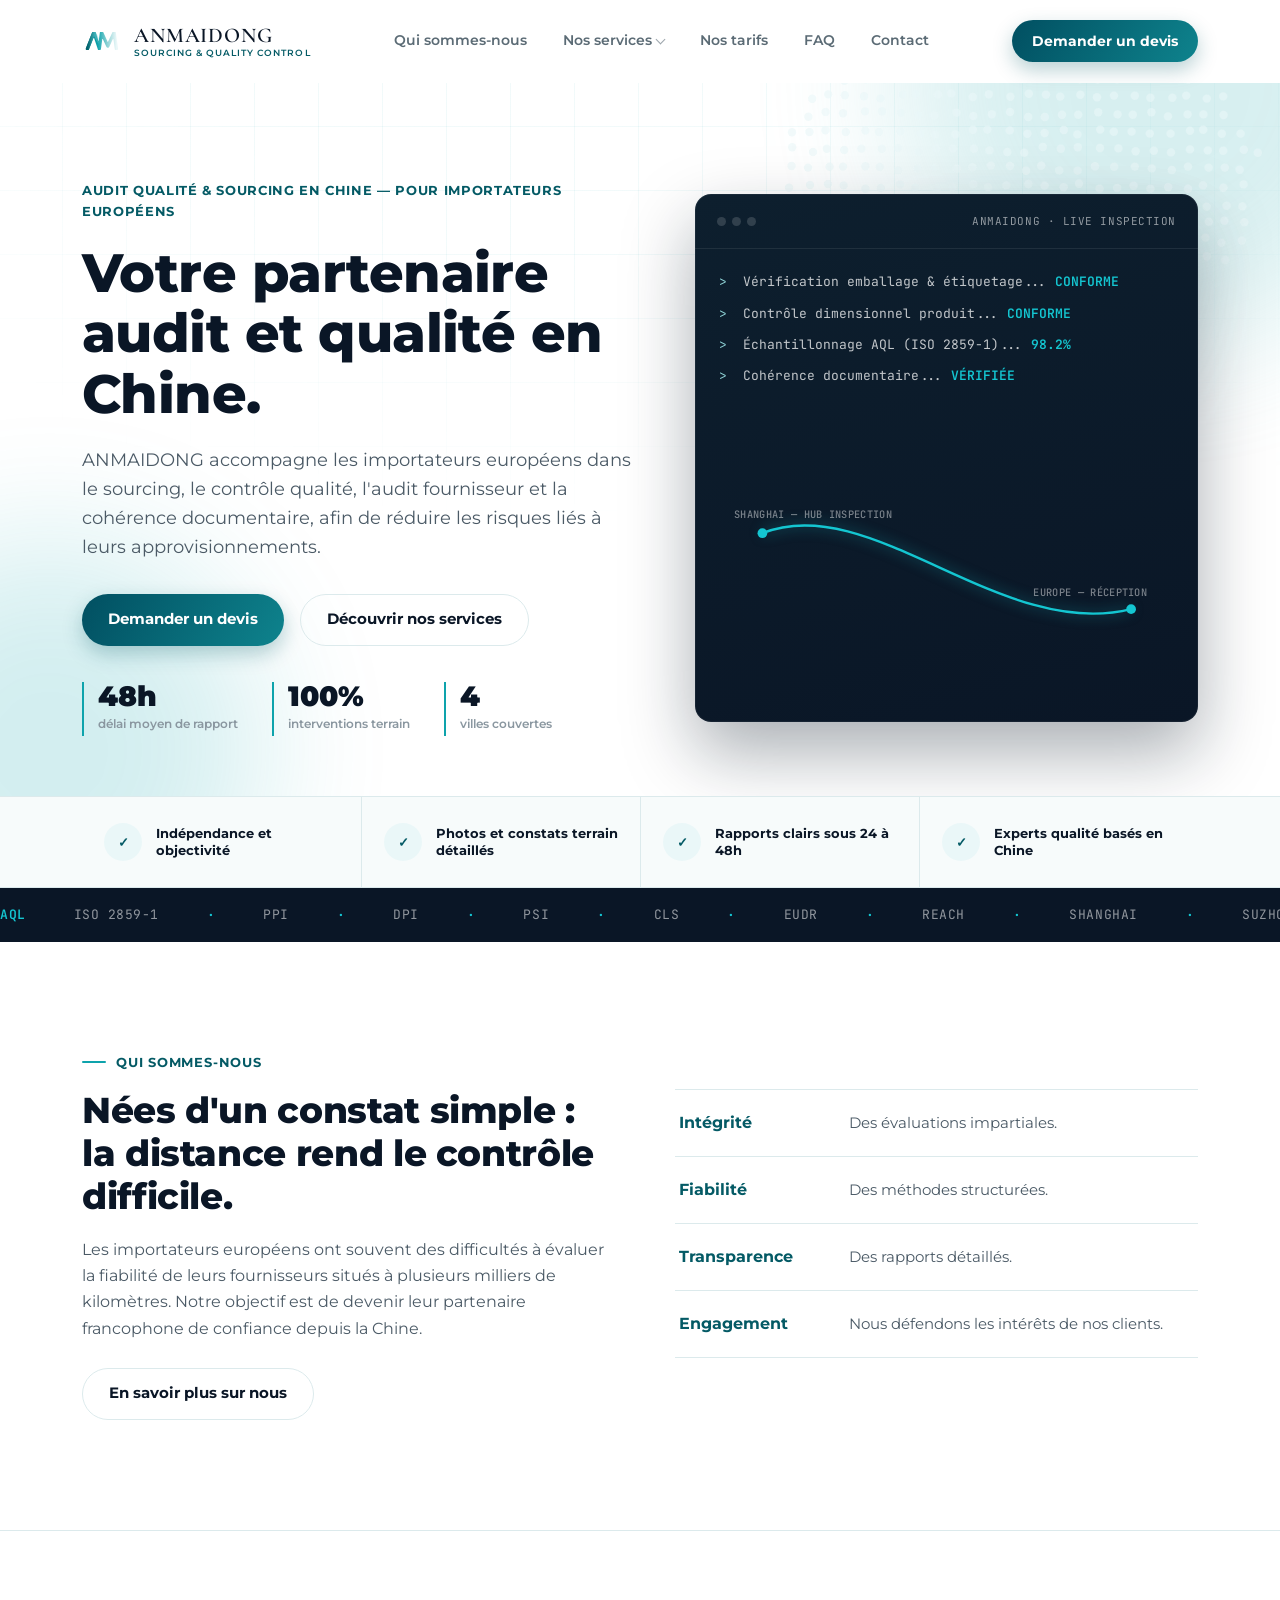
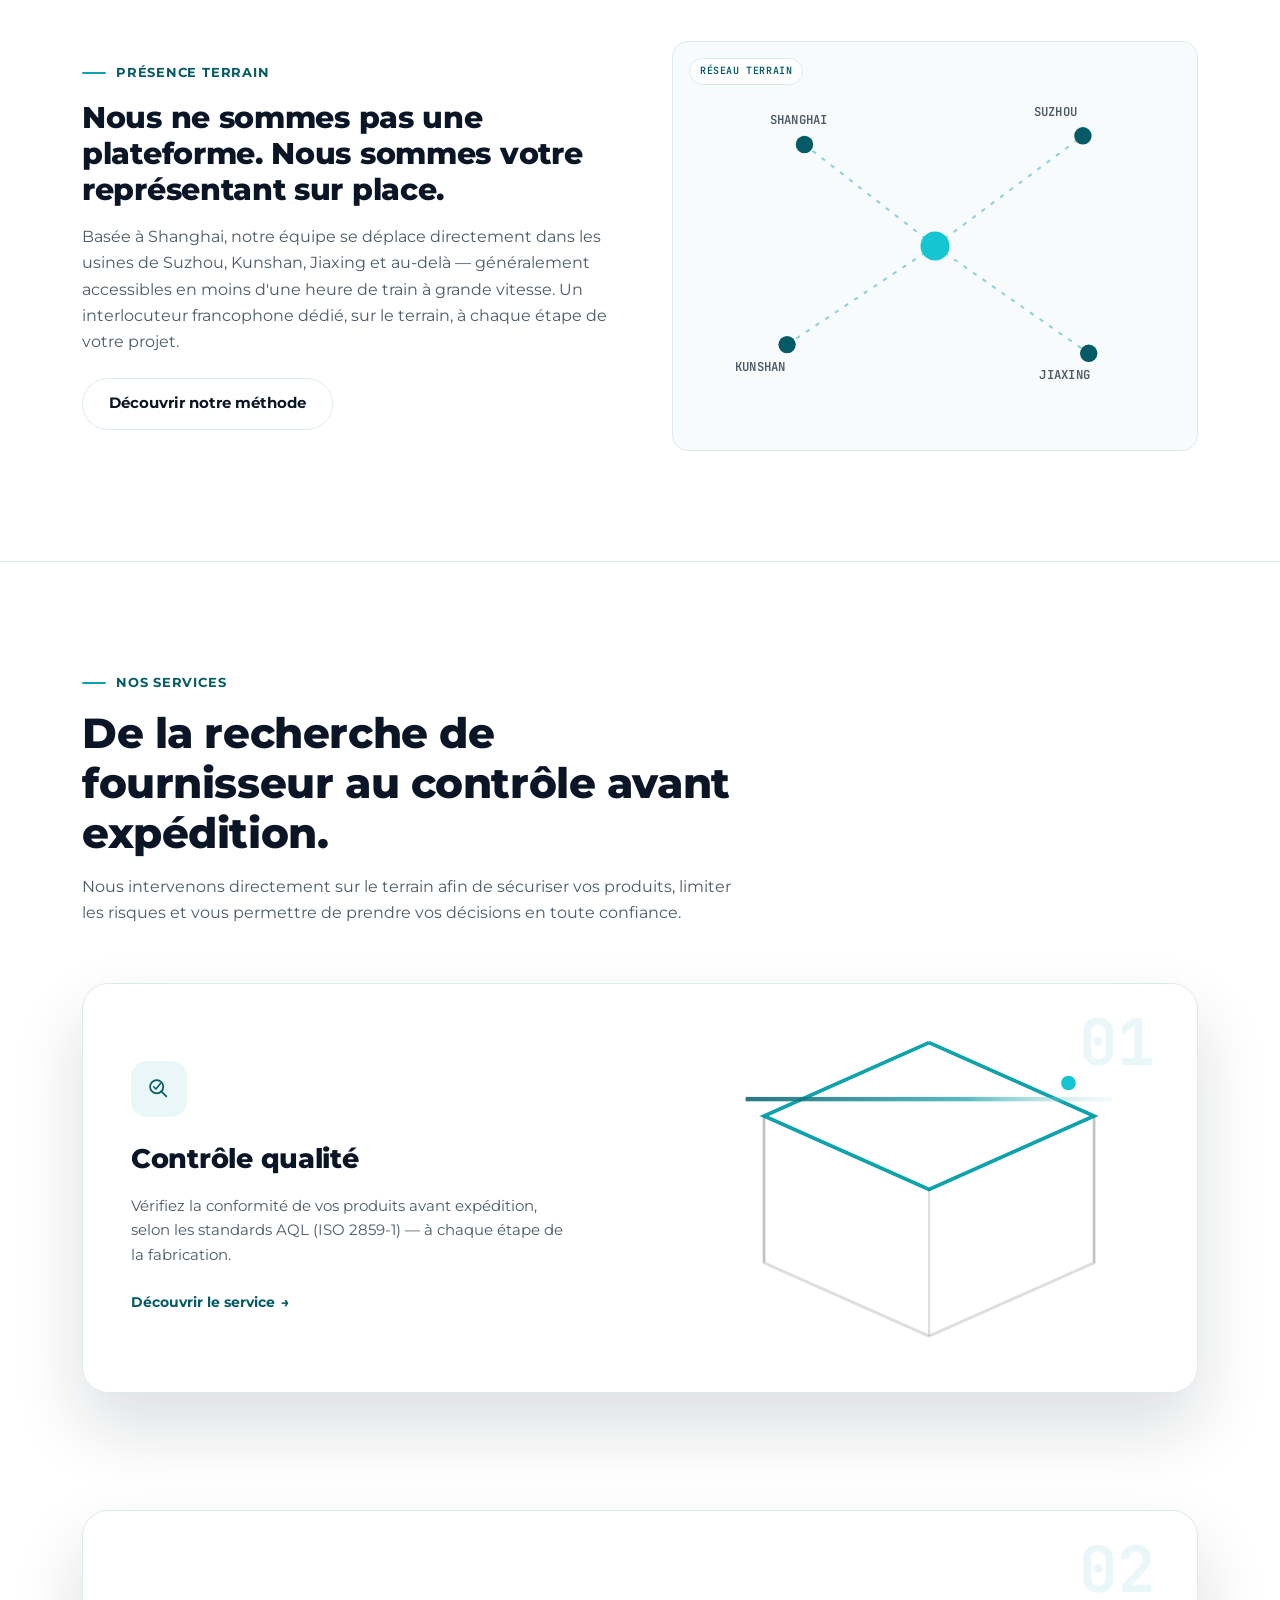
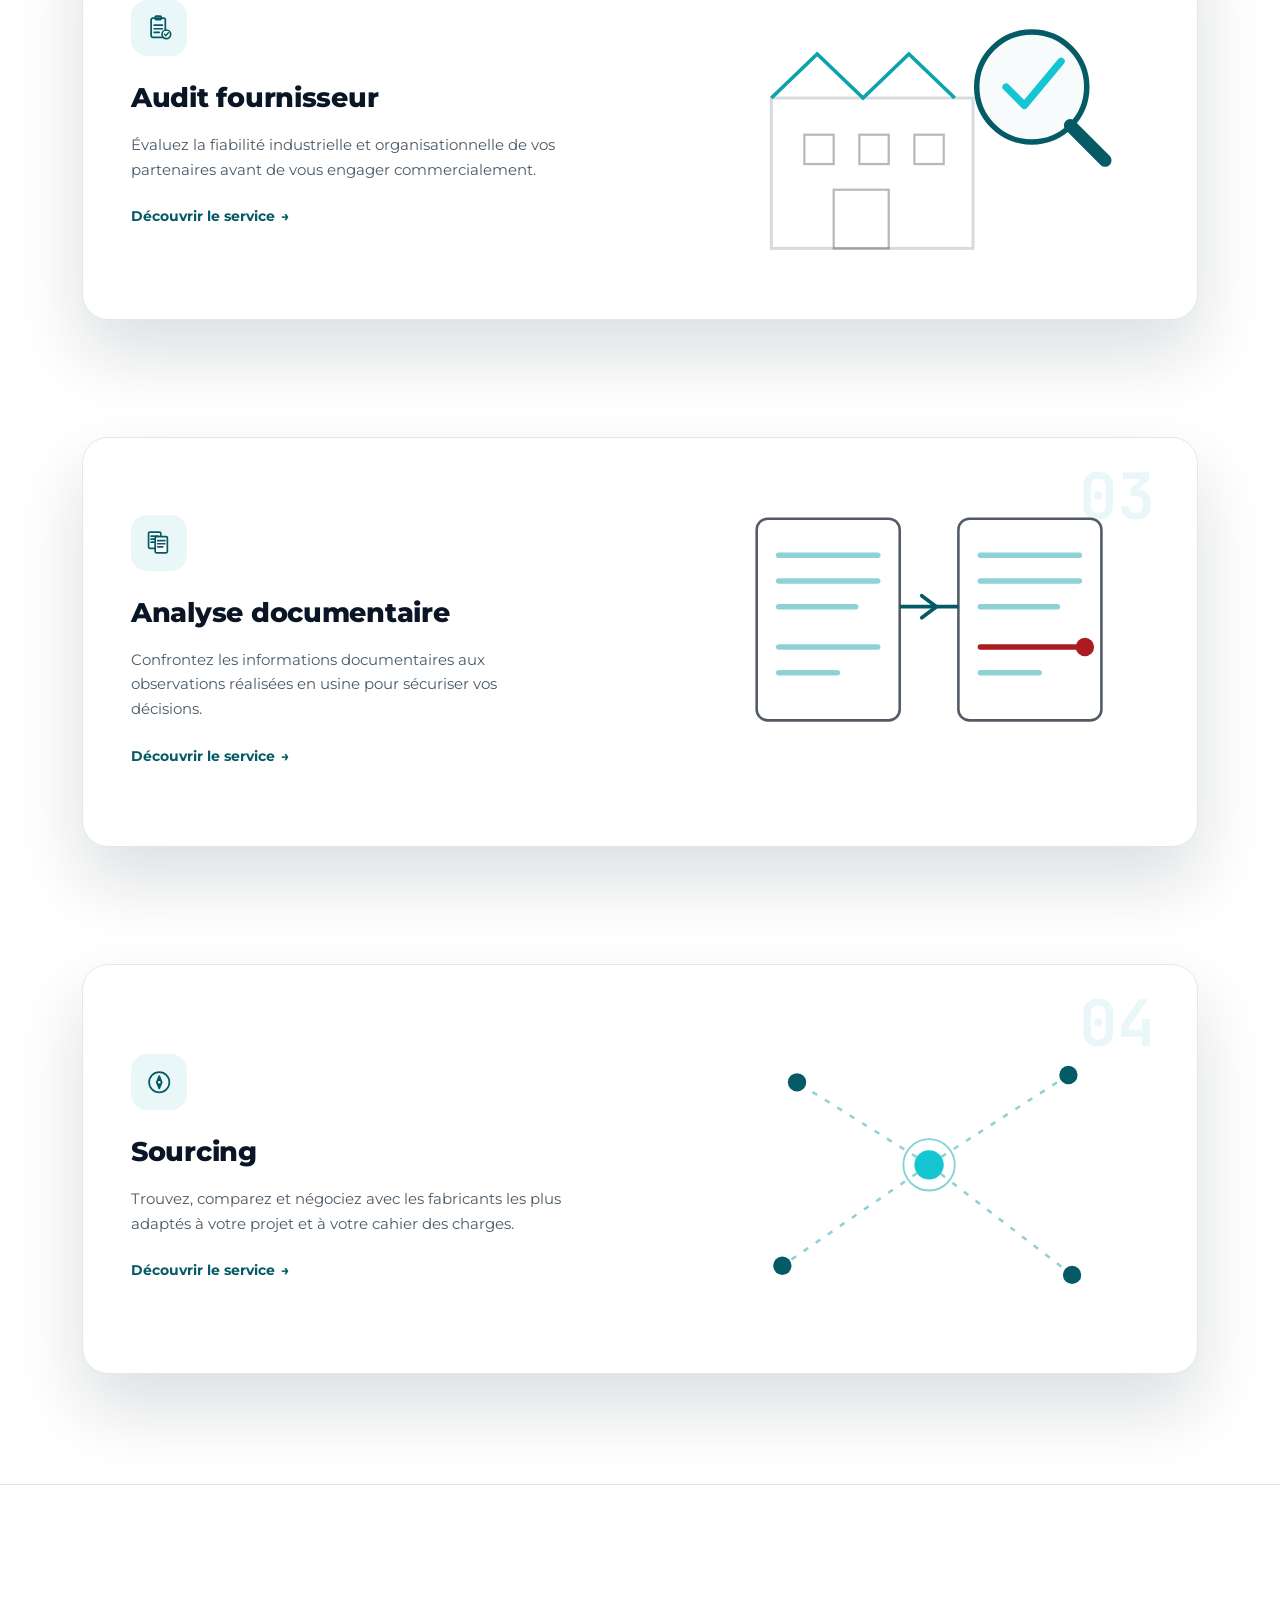
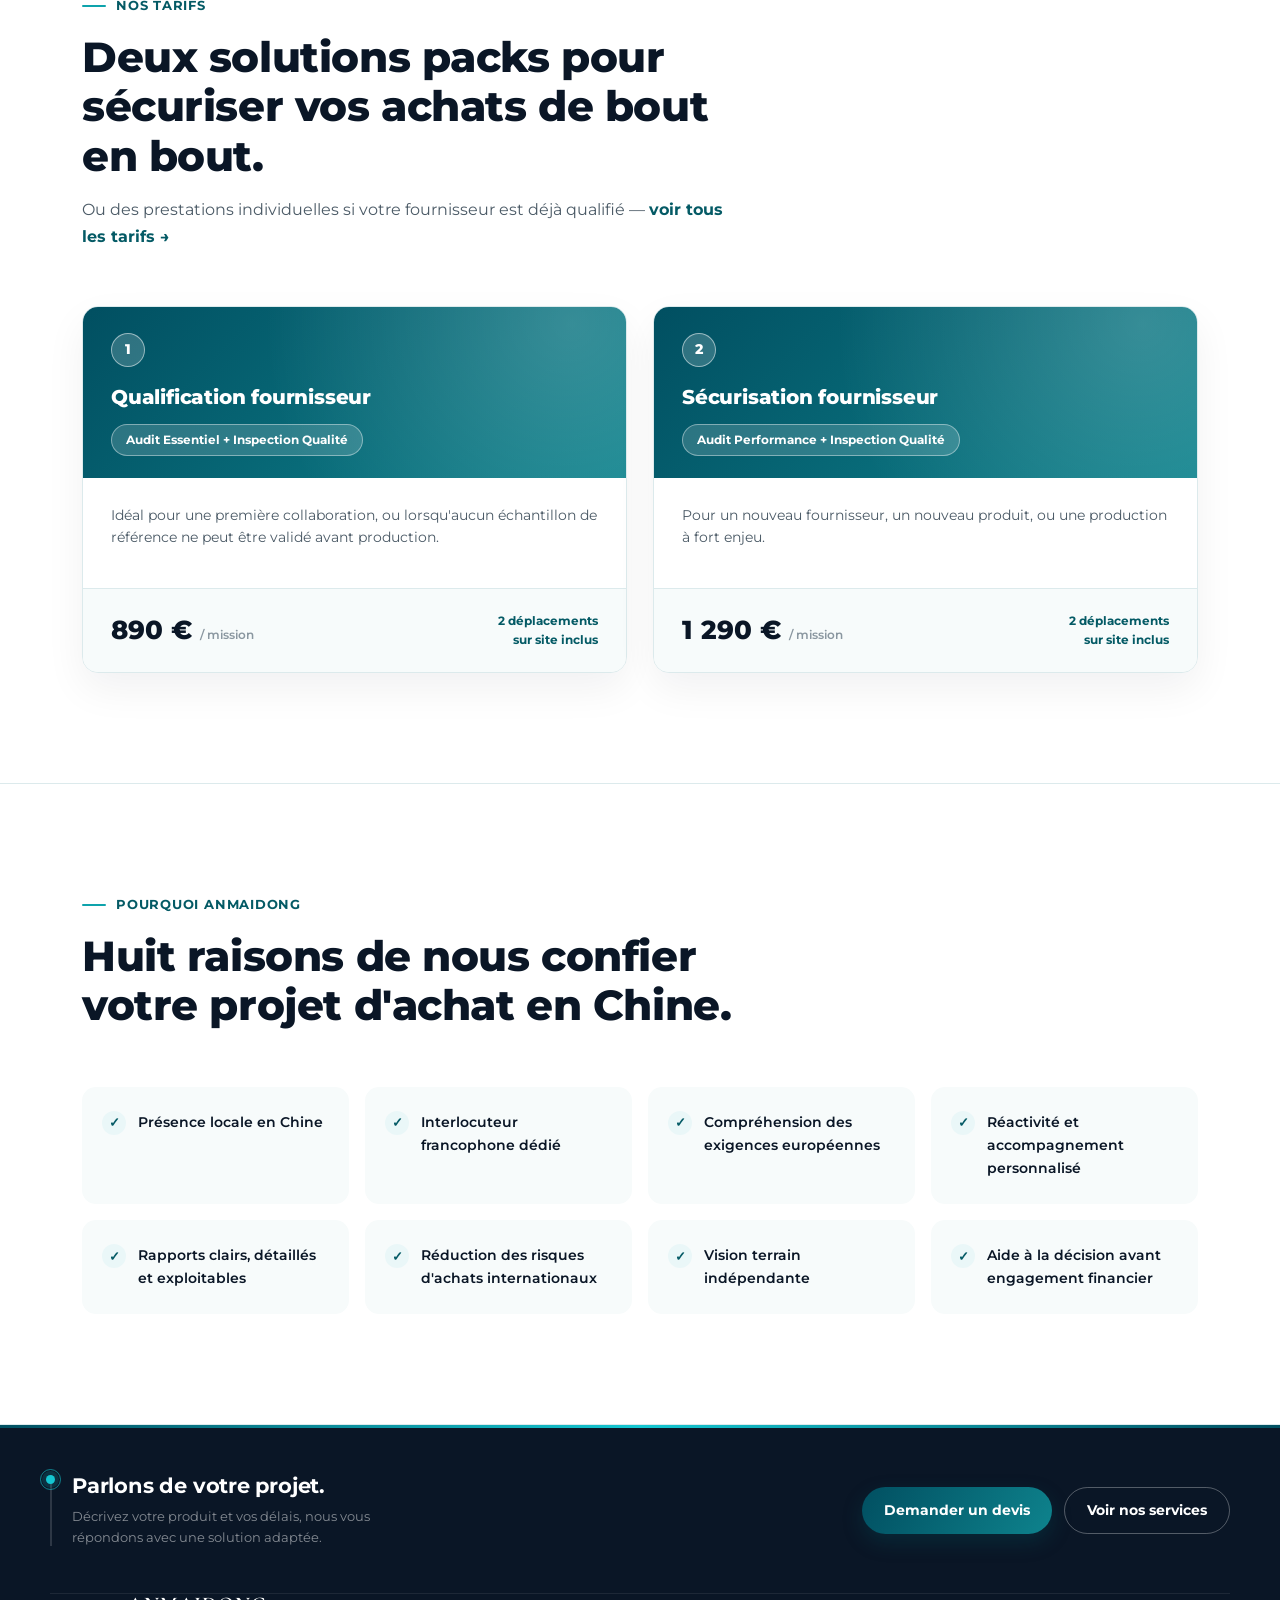
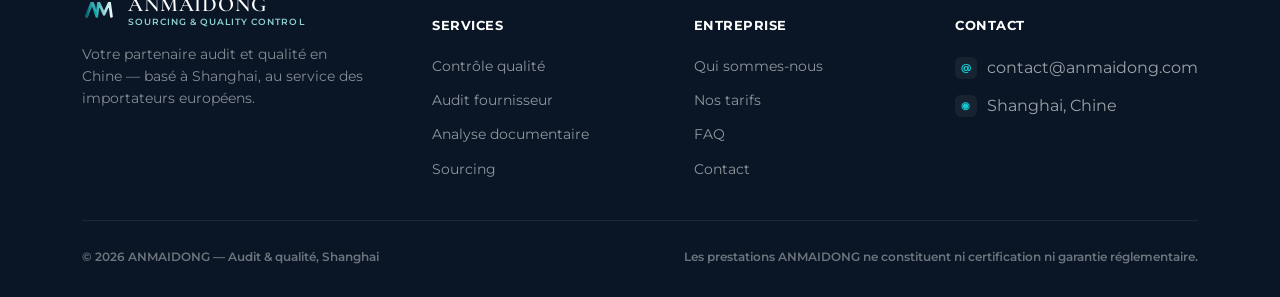
<file: index.html>
<!DOCTYPE html>
<html lang="fr">
<head>
<meta charset="UTF-8">
<meta name="viewport" content="width=device-width, initial-scale=1.0">
<title>ANMAIDONG — Audit qualité & sourcing en Chine</title>
<meta name="description" content="Partenaire audit et qualité en Chine pour importateurs européens : contrôle qualité, audit fournisseur, sourcing et analyse documentaire.">
<link rel="icon" type="image/x-icon" href="favicon/favicon.ico">
<link rel="icon" type="image/png" sizes="16x16" href="favicon/favicon-16x16.png">
<link rel="icon" type="image/png" sizes="32x32" href="favicon/favicon-32x32.png">
<link rel="icon" type="image/png" sizes="48x48" href="favicon/favicon-48x48.png">
<link rel="apple-touch-icon" sizes="180x180" href="favicon/apple-touch-icon.png">
<link rel="mask-icon" href="favicon/safari-pinned-tab.svg" color="#0EA3AC">
<link rel="manifest" href="favicon/site.webmanifest">
<meta name="msapplication-TileColor" content="#0A1626">
<meta name="msapplication-config" content="favicon/browserconfig.xml">
<meta name="theme-color" content="#0A1626">
<meta property="og:type" content="website">
<meta property="og:locale" content="fr_FR">
<meta property="og:site_name" content="ANMAIDONG">
<meta property="og:title" content="ANMAIDONG — Audit qualité & sourcing en Chine">
<meta property="og:description" content="Partenaire audit et qualité en Chine pour importateurs européens : contrôle qualité, audit fournisseur, sourcing et analyse documentaire.">
<meta property="og:image" content="assets/images/og-image.png">
<meta name="twitter:card" content="summary_large_image">
<meta name="twitter:title" content="ANMAIDONG — Audit qualité & sourcing en Chine">
<meta name="twitter:description" content="Partenaire audit et qualité en Chine pour importateurs européens : contrôle qualité, audit fournisseur, sourcing et analyse documentaire.">
<meta name="twitter:image" content="assets/images/og-image.png">
<link rel="preconnect" href="https://fonts.googleapis.com">
<link rel="preconnect" href="https://fonts.gstatic.com" crossorigin>
<link rel="stylesheet" href="assets/css/style.css">

</head>
<body>
<div class="bg-fx"><div class="bg-grid"></div><div class="orb orb1"></div><div class="orb orb2"></div></div>
<div class="scroll-progress"></div>
<svg width="0" height="0" style="position:absolute">
  <defs>
    <linearGradient id="gradM" x1="0%" y1="50%" x2="100%" y2="50%">
      <stop offset="0%" stop-color="#03737D"/>
      <stop offset="35%" stop-color="#0EA3AC"/>
      <stop offset="68%" stop-color="#8ED2D5"/>
      <stop offset="100%" stop-color="#EAF7F8"/>
    </linearGradient>
    <linearGradient id="gradA" x1="0%" y1="50%" x2="100%" y2="50%">
      <stop offset="0%" stop-color="#02616B"/>
      <stop offset="60%" stop-color="#3FAEB5"/>
      <stop offset="100%" stop-color="#8ED2D5" stop-opacity="0.08"/>
    </linearGradient>
  </defs>
</svg>

<header id="site-header">
  <nav class="wrap">
    <a href="index.html" class="brand">
      <svg viewBox="0 0 700 320" width="40" height="18">
        <polyline points="92,297 206,6 303,297 342,6 454,252 566,6 606,297" fill="none" stroke="url(#gradM)" stroke-width="58" stroke-linecap="round" stroke-linejoin="round"/>
        <polyline points="92,297 206,6 300,175" fill="none" stroke="url(#gradA)" stroke-width="58" stroke-linecap="round" stroke-linejoin="round" opacity="0.9"/>
      </svg>
      <span class="brand-word"><span class="name">ANMAIDONG</span><span class="tag">SOURCING &amp; QUALITY CONTROL</span></span>
    </a>
    <ul class="nav-links">
      <li><a href="qui-sommes-nous.html">Qui sommes-nous</a></li>
      <li class="nav-has-mega">
        <a href="services/index.html">Nos services</a>
        <div class="nav-mega">
          <div class="nav-mega-card">
            <a href="services/controle-qualite.html" class="nav-mega-item"><span class="nm-icon"><svg viewBox="0 0 64 64" xmlns="http://www.w3.org/2000/svg"><g fill="none" stroke="currentColor" stroke-width="3.4" stroke-linecap="round" stroke-linejoin="round"><circle cx="27" cy="27" r="13"/><line x1="36.2" y1="36.2" x2="46" y2="46"/><path d="M21 27 L25.5 31.5 L34 21" stroke-width="3"/></g></svg></span><div><strong>Contrôle qualité</strong><span>Conformité avant expédition</span></div></a>
            <a href="services/audit-fournisseur.html" class="nav-mega-item"><span class="nm-icon"><svg viewBox="0 0 64 64" xmlns="http://www.w3.org/2000/svg"><g fill="none" stroke="currentColor" stroke-width="3.4" stroke-linecap="round" stroke-linejoin="round"><rect x="16" y="12" width="28" height="38" rx="3.5"/><rect x="24" y="8" width="12" height="7" rx="2"/><line x1="22" y1="26" x2="38" y2="26"/><line x1="22" y1="33" x2="38" y2="33"/><line x1="22" y1="40" x2="32" y2="40"/><circle cx="46" cy="44" r="8.5" fill="white" stroke="currentColor"/><path d="M42.3 44 L45 46.7 L50 41" stroke-width="3"/></g></svg></span><div><strong>Audit fournisseur</strong><span>Fiabilité industrielle</span></div></a>
            <a href="services/analyse-documentaire.html" class="nav-mega-item"><span class="nm-icon"><svg viewBox="0 0 64 64" xmlns="http://www.w3.org/2000/svg"><g fill="none" stroke="currentColor" stroke-width="3.4" stroke-linecap="round" stroke-linejoin="round"><rect x="11" y="10" width="24" height="32" rx="2.5" fill="white"/><line x1="16" y1="18" x2="30" y2="18"/><line x1="16" y1="24" x2="30" y2="24"/><line x1="16" y1="30" x2="26" y2="30"/><rect x="24" y="19" width="24" height="32" rx="2.5" fill="white"/><line x1="29" y1="27" x2="43" y2="27"/><line x1="29" y1="33" x2="43" y2="33"/><line x1="29" y1="39" x2="39" y2="39"/></g></svg></span><div><strong>Analyse documentaire</strong><span>Déclaré vs observé</span></div></a>
            <a href="services/sourcing.html" class="nav-mega-item"><span class="nm-icon"><svg viewBox="0 0 64 64" xmlns="http://www.w3.org/2000/svg"><g fill="none" stroke="currentColor" stroke-width="3.4" stroke-linecap="round" stroke-linejoin="round"><circle cx="32" cy="32" r="20"/><path d="M32 20 L37 32 L32 44 L27 32 Z" fill="currentColor"/><circle cx="32" cy="32" r="2.4" fill="white" stroke="none"/></g></svg></span><div><strong>Sourcing</strong><span>Trouver le bon fabricant</span></div></a>
          </div>
        </div>
      </li>
      <li><a href="tarifs.html">Nos tarifs</a></li>
      <li><a href="faq.html">FAQ</a></li>
      <li><a href="contact.html">Contact</a></li>
    </ul>
    <div class="nav-right">
      <a href="contact.html" class="btn btn-primary btn-sm">Demander un devis</a>
      <div class="burger" aria-label="Menu"><span></span></div>
    </div>
  </nav>
</header>
<div class="mobile-menu">
    <a href="index.html">Accueil</a>
    <a href="qui-sommes-nous.html">Qui sommes-nous</a>
    <a href="services/index.html">Nos services</a>
    <a href="tarifs.html">Nos tarifs</a>
    <a href="faq.html">FAQ</a>
    <a href="contact.html">Contact</a>
    <a href="contact.html" class="btn btn-primary btn-block">Demander un devis</a>
</div>

<section class="page-hero hero-bleed" style="padding-bottom:0;">
  <svg class="map-watermark" data-parallax="0.06" viewBox="0 0 300 260" style="top:-30px;right:-40px;width:600px;height:520px;opacity:0.6;" xmlns="http://www.w3.org/2000/svg">
    <circle cx="28.2" cy="126.8" r="2.1"/>
<circle cx="36.0" cy="81.1" r="2.1"/>
<circle cx="36.1" cy="88.6" r="2.1"/>
<circle cx="35.8" cy="98.0" r="2.1"/>
<circle cx="34.5" cy="108.9" r="2.1"/>
<circle cx="35.0" cy="116.9" r="2.1"/>
<circle cx="36.7" cy="126.2" r="2.1"/>
<circle cx="35.5" cy="135.1" r="2.1"/>
<circle cx="36.2" cy="144.9" r="2.1"/>
<circle cx="46.1" cy="64.4" r="2.1"/>
<circle cx="44.2" cy="73.4" r="2.1"/>
<circle cx="44.7" cy="81.0" r="2.1"/>
<circle cx="46.5" cy="91.0" r="2.1"/>
<circle cx="44.0" cy="98.8" r="2.1"/>
<circle cx="45.0" cy="107.5" r="2.1"/>
<circle cx="44.1" cy="116.5" r="2.1"/>
<circle cx="45.7" cy="124.6" r="2.1"/>
<circle cx="45.2" cy="134.8" r="2.1"/>
<circle cx="43.6" cy="143.5" r="2.1"/>
<circle cx="45.4" cy="153.0" r="2.1"/>
<circle cx="53.3" cy="52.9" r="2.1"/>
<circle cx="54.1" cy="62.2" r="2.1"/>
<circle cx="52.8" cy="71.0" r="2.1"/>
<circle cx="52.7" cy="80.1" r="2.1"/>
<circle cx="53.4" cy="89.4" r="2.1"/>
<circle cx="54.8" cy="98.4" r="2.1"/>
<circle cx="54.0" cy="107.0" r="2.1"/>
<circle cx="53.5" cy="115.6" r="2.1"/>
<circle cx="53.3" cy="124.5" r="2.1"/>
<circle cx="54.7" cy="135.2" r="2.1"/>
<circle cx="53.1" cy="143.9" r="2.1"/>
<circle cx="55.3" cy="151.8" r="2.1"/>
<circle cx="55.0" cy="161.8" r="2.1"/>
<circle cx="54.0" cy="172.0" r="2.1"/>
<circle cx="53.7" cy="180.0" r="2.1"/>
<circle cx="64.4" cy="45.1" r="2.1"/>
<circle cx="62.2" cy="55.4" r="2.1"/>
<circle cx="62.4" cy="62.6" r="2.1"/>
<circle cx="61.5" cy="71.6" r="2.1"/>
<circle cx="62.9" cy="81.0" r="2.1"/>
<circle cx="62.1" cy="90.0" r="2.1"/>
<circle cx="61.5" cy="98.3" r="2.1"/>
<circle cx="61.8" cy="107.7" r="2.1"/>
<circle cx="61.6" cy="115.6" r="2.1"/>
<circle cx="62.4" cy="125.2" r="2.1"/>
<circle cx="63.3" cy="135.1" r="2.1"/>
<circle cx="63.8" cy="144.5" r="2.1"/>
<circle cx="63.6" cy="154.1" r="2.1"/>
<circle cx="62.7" cy="161.5" r="2.1"/>
<circle cx="64.5" cy="169.9" r="2.1"/>
<circle cx="63.7" cy="180.4" r="2.1"/>
<circle cx="61.6" cy="190.0" r="2.1"/>
<circle cx="72.4" cy="36.5" r="2.1"/>
<circle cx="72.0" cy="43.5" r="2.1"/>
<circle cx="72.9" cy="54.7" r="2.1"/>
<circle cx="72.0" cy="63.1" r="2.1"/>
<circle cx="72.5" cy="70.7" r="2.1"/>
<circle cx="72.7" cy="80.3" r="2.1"/>
<circle cx="70.7" cy="89.3" r="2.1"/>
<circle cx="72.7" cy="98.1" r="2.1"/>
<circle cx="72.7" cy="109.4" r="2.1"/>
<circle cx="72.0" cy="116.6" r="2.1"/>
<circle cx="71.9" cy="126.6" r="2.1"/>
<circle cx="72.8" cy="135.4" r="2.1"/>
<circle cx="72.4" cy="142.7" r="2.1"/>
<circle cx="70.9" cy="152.3" r="2.1"/>
<circle cx="72.7" cy="161.4" r="2.1"/>
<circle cx="72.2" cy="169.5" r="2.1"/>
<circle cx="70.7" cy="179.3" r="2.1"/>
<circle cx="72.5" cy="189.6" r="2.1"/>
<circle cx="72.5" cy="197.4" r="2.1"/>
<circle cx="82.4" cy="34.9" r="2.1"/>
<circle cx="82.0" cy="45.0" r="2.1"/>
<circle cx="82.2" cy="54.6" r="2.1"/>
<circle cx="80.2" cy="64.2" r="2.1"/>
<circle cx="81.0" cy="70.6" r="2.1"/>
<circle cx="79.5" cy="81.0" r="2.1"/>
<circle cx="80.9" cy="89.4" r="2.1"/>
<circle cx="79.9" cy="98.5" r="2.1"/>
<circle cx="80.4" cy="109.0" r="2.1"/>
<circle cx="79.5" cy="117.8" r="2.1"/>
<circle cx="82.0" cy="124.9" r="2.1"/>
<circle cx="82.3" cy="135.6" r="2.1"/>
<circle cx="82.2" cy="143.4" r="2.1"/>
<circle cx="80.6" cy="152.7" r="2.1"/>
<circle cx="82.5" cy="162.3" r="2.1"/>
<circle cx="80.6" cy="170.8" r="2.1"/>
<circle cx="80.3" cy="178.6" r="2.1"/>
<circle cx="79.8" cy="190.0" r="2.1"/>
<circle cx="80.4" cy="199.3" r="2.1"/>
<circle cx="80.2" cy="206.3" r="2.1"/>
<circle cx="91.3" cy="34.9" r="2.1"/>
<circle cx="89.9" cy="44.5" r="2.1"/>
<circle cx="89.4" cy="54.7" r="2.1"/>
<circle cx="91.4" cy="62.3" r="2.1"/>
<circle cx="90.5" cy="71.4" r="2.1"/>
<circle cx="90.2" cy="80.7" r="2.1"/>
<circle cx="89.0" cy="89.0" r="2.1"/>
<circle cx="89.1" cy="100.2" r="2.1"/>
<circle cx="90.0" cy="107.2" r="2.1"/>
<circle cx="91.2" cy="118.5" r="2.1"/>
<circle cx="89.8" cy="124.9" r="2.1"/>
<circle cx="89.1" cy="133.8" r="2.1"/>
<circle cx="89.5" cy="142.8" r="2.1"/>
<circle cx="89.2" cy="152.3" r="2.1"/>
<circle cx="90.2" cy="163.2" r="2.1"/>
<circle cx="90.7" cy="170.7" r="2.1"/>
<circle cx="89.7" cy="180.1" r="2.1"/>
<circle cx="89.6" cy="188.5" r="2.1"/>
<circle cx="88.7" cy="197.3" r="2.1"/>
<circle cx="91.4" cy="205.9" r="2.1"/>
<circle cx="99.3" cy="25.5" r="2.1"/>
<circle cx="98.7" cy="37.3" r="2.1"/>
<circle cx="100.0" cy="46.1" r="2.1"/>
<circle cx="100.4" cy="53.2" r="2.1"/>
<circle cx="97.8" cy="62.0" r="2.1"/>
<circle cx="99.1" cy="72.5" r="2.1"/>
<circle cx="100.3" cy="81.7" r="2.1"/>
<circle cx="99.4" cy="90.8" r="2.1"/>
<circle cx="98.9" cy="99.2" r="2.1"/>
<circle cx="97.6" cy="108.8" r="2.1"/>
<circle cx="98.2" cy="118.3" r="2.1"/>
<circle cx="99.4" cy="125.4" r="2.1"/>
<circle cx="97.9" cy="134.3" r="2.1"/>
<circle cx="99.4" cy="144.6" r="2.1"/>
<circle cx="97.8" cy="151.7" r="2.1"/>
<circle cx="99.1" cy="162.2" r="2.1"/>
<circle cx="98.7" cy="170.2" r="2.1"/>
<circle cx="99.3" cy="178.5" r="2.1"/>
<circle cx="98.4" cy="188.9" r="2.1"/>
<circle cx="100.4" cy="198.4" r="2.1"/>
<circle cx="100.2" cy="206.9" r="2.1"/>
<circle cx="108.5" cy="26.1" r="2.1"/>
<circle cx="108.9" cy="36.7" r="2.1"/>
<circle cx="108.0" cy="44.1" r="2.1"/>
<circle cx="109.4" cy="53.4" r="2.1"/>
<circle cx="109.0" cy="62.2" r="2.1"/>
<circle cx="107.2" cy="72.8" r="2.1"/>
<circle cx="107.4" cy="82.4" r="2.1"/>
<circle cx="108.0" cy="89.1" r="2.1"/>
<circle cx="107.2" cy="98.8" r="2.1"/>
<circle cx="108.5" cy="109.3" r="2.1"/>
<circle cx="106.9" cy="116.7" r="2.1"/>
<circle cx="107.1" cy="127.4" r="2.1"/>
<circle cx="106.9" cy="133.7" r="2.1"/>
<circle cx="106.7" cy="143.7" r="2.1"/>
<circle cx="109.2" cy="154.2" r="2.1"/>
<circle cx="108.7" cy="163.5" r="2.1"/>
<circle cx="109.3" cy="170.5" r="2.1"/>
<circle cx="107.1" cy="181.3" r="2.1"/>
<circle cx="108.7" cy="187.6" r="2.1"/>
<circle cx="108.5" cy="197.6" r="2.1"/>
<circle cx="107.6" cy="206.5" r="2.1"/>
<circle cx="107.0" cy="214.5" r="2.1"/>
<circle cx="116.1" cy="26.6" r="2.1"/>
<circle cx="118.2" cy="34.6" r="2.1"/>
<circle cx="116.7" cy="45.9" r="2.1"/>
<circle cx="117.8" cy="52.6" r="2.1"/>
<circle cx="115.6" cy="61.7" r="2.1"/>
<circle cx="118.3" cy="71.3" r="2.1"/>
<circle cx="117.7" cy="82.2" r="2.1"/>
<circle cx="116.5" cy="89.3" r="2.1"/>
<circle cx="118.4" cy="99.4" r="2.1"/>
<circle cx="116.3" cy="108.6" r="2.1"/>
<circle cx="116.4" cy="116.3" r="2.1"/>
<circle cx="115.5" cy="126.8" r="2.1"/>
<circle cx="118.2" cy="135.4" r="2.1"/>
<circle cx="118.3" cy="142.6" r="2.1"/>
<circle cx="116.2" cy="152.9" r="2.1"/>
<circle cx="118.4" cy="163.4" r="2.1"/>
<circle cx="116.7" cy="170.3" r="2.1"/>
<circle cx="116.8" cy="180.0" r="2.1"/>
<circle cx="118.3" cy="188.0" r="2.1"/>
<circle cx="117.9" cy="198.7" r="2.1"/>
<circle cx="118.0" cy="207.8" r="2.1"/>
<circle cx="117.3" cy="215.5" r="2.1"/>
<circle cx="116.5" cy="224.6" r="2.1"/>
<circle cx="127.2" cy="19.5" r="2.1"/>
<circle cx="125.3" cy="25.8" r="2.1"/>
<circle cx="124.8" cy="36.0" r="2.1"/>
<circle cx="126.6" cy="44.8" r="2.1"/>
<circle cx="125.2" cy="53.8" r="2.1"/>
<circle cx="126.4" cy="63.5" r="2.1"/>
<circle cx="126.7" cy="73.0" r="2.1"/>
<circle cx="126.5" cy="79.9" r="2.1"/>
<circle cx="127.0" cy="89.4" r="2.1"/>
<circle cx="126.2" cy="98.6" r="2.1"/>
<circle cx="126.7" cy="107.1" r="2.1"/>
<circle cx="125.2" cy="116.2" r="2.1"/>
<circle cx="125.0" cy="127.2" r="2.1"/>
<circle cx="126.2" cy="134.5" r="2.1"/>
<circle cx="125.7" cy="145.5" r="2.1"/>
<circle cx="126.0" cy="152.2" r="2.1"/>
<circle cx="126.9" cy="162.5" r="2.1"/>
<circle cx="127.5" cy="169.8" r="2.1"/>
<circle cx="125.9" cy="181.0" r="2.1"/>
<circle cx="127.0" cy="190.2" r="2.1"/>
<circle cx="124.6" cy="197.4" r="2.1"/>
<circle cx="124.9" cy="206.1" r="2.1"/>
<circle cx="127.4" cy="216.2" r="2.1"/>
<circle cx="127.3" cy="224.6" r="2.1"/>
<circle cx="134.3" cy="27.3" r="2.1"/>
<circle cx="135.5" cy="35.1" r="2.1"/>
<circle cx="133.5" cy="44.5" r="2.1"/>
<circle cx="135.5" cy="53.1" r="2.1"/>
<circle cx="134.4" cy="62.1" r="2.1"/>
<circle cx="135.9" cy="72.1" r="2.1"/>
<circle cx="133.7" cy="79.8" r="2.1"/>
<circle cx="134.7" cy="90.2" r="2.1"/>
<circle cx="135.4" cy="97.8" r="2.1"/>
<circle cx="134.0" cy="108.6" r="2.1"/>
<circle cx="134.7" cy="116.3" r="2.1"/>
<circle cx="134.4" cy="127.4" r="2.1"/>
<circle cx="134.4" cy="135.2" r="2.1"/>
<circle cx="134.6" cy="143.7" r="2.1"/>
<circle cx="136.1" cy="154.5" r="2.1"/>
<circle cx="134.6" cy="161.1" r="2.1"/>
<circle cx="135.7" cy="170.1" r="2.1"/>
<circle cx="133.5" cy="181.2" r="2.1"/>
<circle cx="134.8" cy="190.0" r="2.1"/>
<circle cx="134.7" cy="199.1" r="2.1"/>
<circle cx="134.9" cy="206.0" r="2.1"/>
<circle cx="133.5" cy="216.2" r="2.1"/>
<circle cx="135.4" cy="226.2" r="2.1"/>
<circle cx="144.9" cy="19.4" r="2.1"/>
<circle cx="143.1" cy="25.9" r="2.1"/>
<circle cx="145.3" cy="37.4" r="2.1"/>
<circle cx="143.9" cy="43.7" r="2.1"/>
<circle cx="145.3" cy="53.7" r="2.1"/>
<circle cx="145.2" cy="63.4" r="2.1"/>
<circle cx="145.0" cy="71.0" r="2.1"/>
<circle cx="144.9" cy="80.2" r="2.1"/>
<circle cx="143.7" cy="91.0" r="2.1"/>
<circle cx="145.0" cy="98.0" r="2.1"/>
<circle cx="143.2" cy="107.7" r="2.1"/>
<circle cx="144.1" cy="116.7" r="2.1"/>
<circle cx="142.9" cy="125.2" r="2.1"/>
<circle cx="144.7" cy="136.2" r="2.1"/>
<circle cx="142.6" cy="144.2" r="2.1"/>
<circle cx="144.8" cy="151.6" r="2.1"/>
<circle cx="145.0" cy="160.9" r="2.1"/>
<circle cx="144.3" cy="171.2" r="2.1"/>
<circle cx="144.4" cy="179.4" r="2.1"/>
<circle cx="143.8" cy="189.2" r="2.1"/>
<circle cx="143.8" cy="198.5" r="2.1"/>
<circle cx="143.8" cy="206.8" r="2.1"/>
<circle cx="142.6" cy="216.4" r="2.1"/>
<circle cx="144.0" cy="224.2" r="2.1"/>
<circle cx="153.0" cy="16.6" r="2.1"/>
<circle cx="153.4" cy="25.7" r="2.1"/>
<circle cx="153.7" cy="36.8" r="2.1"/>
<circle cx="153.0" cy="43.7" r="2.1"/>
<circle cx="153.0" cy="53.6" r="2.1"/>
<circle cx="154.4" cy="61.9" r="2.1"/>
<circle cx="154.1" cy="73.5" r="2.1"/>
<circle cx="153.7" cy="81.9" r="2.1"/>
<circle cx="152.1" cy="91.4" r="2.1"/>
<circle cx="153.0" cy="100.4" r="2.1"/>
<circle cx="154.2" cy="107.0" r="2.1"/>
<circle cx="153.9" cy="118.3" r="2.1"/>
<circle cx="151.7" cy="125.6" r="2.1"/>
<circle cx="153.8" cy="134.0" r="2.1"/>
<circle cx="154.2" cy="143.3" r="2.1"/>
<circle cx="153.9" cy="151.9" r="2.1"/>
<circle cx="153.0" cy="163.3" r="2.1"/>
<circle cx="152.1" cy="170.3" r="2.1"/>
<circle cx="153.0" cy="179.5" r="2.1"/>
<circle cx="151.6" cy="188.0" r="2.1"/>
<circle cx="152.0" cy="199.3" r="2.1"/>
<circle cx="153.5" cy="208.2" r="2.1"/>
<circle cx="152.0" cy="216.9" r="2.1"/>
<circle cx="151.8" cy="225.1" r="2.1"/>
<circle cx="162.9" cy="17.3" r="2.1"/>
<circle cx="163.5" cy="27.2" r="2.1"/>
<circle cx="161.6" cy="36.8" r="2.1"/>
<circle cx="161.8" cy="44.0" r="2.1"/>
<circle cx="162.7" cy="52.6" r="2.1"/>
<circle cx="163.0" cy="62.3" r="2.1"/>
<circle cx="162.4" cy="73.5" r="2.1"/>
<circle cx="162.3" cy="81.5" r="2.1"/>
<circle cx="161.4" cy="88.5" r="2.1"/>
<circle cx="160.6" cy="97.9" r="2.1"/>
<circle cx="162.3" cy="107.8" r="2.1"/>
<circle cx="162.0" cy="118.2" r="2.1"/>
<circle cx="160.9" cy="125.2" r="2.1"/>
<circle cx="162.5" cy="133.6" r="2.1"/>
<circle cx="160.5" cy="143.6" r="2.1"/>
<circle cx="160.8" cy="152.6" r="2.1"/>
<circle cx="161.2" cy="162.3" r="2.1"/>
<circle cx="162.3" cy="170.1" r="2.1"/>
<circle cx="162.4" cy="179.9" r="2.1"/>
<circle cx="160.9" cy="190.3" r="2.1"/>
<circle cx="161.2" cy="196.9" r="2.1"/>
<circle cx="160.8" cy="207.4" r="2.1"/>
<circle cx="163.1" cy="216.8" r="2.1"/>
<circle cx="161.7" cy="224.3" r="2.1"/>
<circle cx="169.6" cy="18.1" r="2.1"/>
<circle cx="170.7" cy="26.2" r="2.1"/>
<circle cx="169.7" cy="36.8" r="2.1"/>
<circle cx="169.5" cy="45.2" r="2.1"/>
<circle cx="172.3" cy="52.9" r="2.1"/>
<circle cx="170.1" cy="63.3" r="2.1"/>
<circle cx="171.0" cy="72.4" r="2.1"/>
<circle cx="171.9" cy="80.0" r="2.1"/>
<circle cx="170.4" cy="89.4" r="2.1"/>
<circle cx="169.6" cy="100.2" r="2.1"/>
<circle cx="171.8" cy="108.6" r="2.1"/>
<circle cx="169.5" cy="118.0" r="2.1"/>
<circle cx="171.7" cy="125.9" r="2.1"/>
<circle cx="171.7" cy="134.9" r="2.1"/>
<circle cx="170.2" cy="142.8" r="2.1"/>
<circle cx="170.2" cy="151.6" r="2.1"/>
<circle cx="170.5" cy="162.7" r="2.1"/>
<circle cx="171.6" cy="172.0" r="2.1"/>
<circle cx="171.6" cy="179.3" r="2.1"/>
<circle cx="171.2" cy="188.8" r="2.1"/>
<circle cx="171.9" cy="198.1" r="2.1"/>
<circle cx="170.3" cy="207.4" r="2.1"/>
<circle cx="172.4" cy="215.2" r="2.1"/>
<circle cx="180.5" cy="28.4" r="2.1"/>
<circle cx="179.9" cy="37.0" r="2.1"/>
<circle cx="180.6" cy="46.1" r="2.1"/>
<circle cx="179.8" cy="54.7" r="2.1"/>
<circle cx="180.2" cy="62.4" r="2.1"/>
<circle cx="179.1" cy="72.4" r="2.1"/>
<circle cx="178.7" cy="82.2" r="2.1"/>
<circle cx="178.9" cy="88.6" r="2.1"/>
<circle cx="178.8" cy="100.3" r="2.1"/>
<circle cx="179.5" cy="106.9" r="2.1"/>
<circle cx="178.6" cy="115.6" r="2.1"/>
<circle cx="180.6" cy="126.4" r="2.1"/>
<circle cx="180.6" cy="135.7" r="2.1"/>
<circle cx="178.7" cy="144.3" r="2.1"/>
<circle cx="179.6" cy="154.0" r="2.1"/>
<circle cx="181.0" cy="163.2" r="2.1"/>
<circle cx="178.7" cy="172.1" r="2.1"/>
<circle cx="181.2" cy="181.3" r="2.1"/>
<circle cx="178.8" cy="188.1" r="2.1"/>
<circle cx="178.8" cy="196.6" r="2.1"/>
<circle cx="190.4" cy="27.0" r="2.1"/>
<circle cx="190.1" cy="36.4" r="2.1"/>
<circle cx="187.6" cy="44.7" r="2.1"/>
<circle cx="188.8" cy="54.8" r="2.1"/>
<circle cx="188.5" cy="63.6" r="2.1"/>
<circle cx="189.1" cy="71.1" r="2.1"/>
<circle cx="190.1" cy="79.8" r="2.1"/>
<circle cx="190.0" cy="89.0" r="2.1"/>
<circle cx="187.5" cy="98.1" r="2.1"/>
<circle cx="189.8" cy="109.4" r="2.1"/>
<circle cx="187.5" cy="117.0" r="2.1"/>
<circle cx="189.0" cy="126.9" r="2.1"/>
<circle cx="188.1" cy="135.0" r="2.1"/>
<circle cx="188.5" cy="145.0" r="2.1"/>
<circle cx="188.3" cy="154.3" r="2.1"/>
<circle cx="188.4" cy="161.1" r="2.1"/>
<circle cx="189.6" cy="171.0" r="2.1"/>
<circle cx="187.8" cy="180.4" r="2.1"/>
<circle cx="187.7" cy="189.9" r="2.1"/>
<circle cx="198.8" cy="27.4" r="2.1"/>
<circle cx="197.5" cy="35.5" r="2.1"/>
<circle cx="197.0" cy="46.0" r="2.1"/>
<circle cx="198.5" cy="54.7" r="2.1"/>
<circle cx="197.0" cy="62.8" r="2.1"/>
<circle cx="198.8" cy="72.2" r="2.1"/>
<circle cx="196.9" cy="80.9" r="2.1"/>
<circle cx="199.2" cy="89.2" r="2.1"/>
<circle cx="197.1" cy="98.4" r="2.1"/>
<circle cx="198.6" cy="109.0" r="2.1"/>
<circle cx="197.0" cy="116.0" r="2.1"/>
<circle cx="197.2" cy="125.5" r="2.1"/>
<circle cx="198.1" cy="134.0" r="2.1"/>
<circle cx="197.5" cy="143.1" r="2.1"/>
<circle cx="199.4" cy="153.7" r="2.1"/>
<circle cx="196.8" cy="163.4" r="2.1"/>
<circle cx="196.8" cy="170.7" r="2.1"/>
<circle cx="199.5" cy="180.9" r="2.1"/>
<circle cx="207.7" cy="37.1" r="2.1"/>
<circle cx="207.8" cy="45.6" r="2.1"/>
<circle cx="208.1" cy="54.5" r="2.1"/>
<circle cx="207.4" cy="62.9" r="2.1"/>
<circle cx="206.4" cy="72.4" r="2.1"/>
<circle cx="205.8" cy="80.8" r="2.1"/>
<circle cx="207.8" cy="90.6" r="2.1"/>
<circle cx="207.4" cy="98.3" r="2.1"/>
<circle cx="206.8" cy="107.9" r="2.1"/>
<circle cx="207.4" cy="116.7" r="2.1"/>
<circle cx="207.5" cy="127.3" r="2.1"/>
<circle cx="206.0" cy="135.5" r="2.1"/>
<circle cx="207.8" cy="143.7" r="2.1"/>
<circle cx="207.0" cy="154.4" r="2.1"/>
<circle cx="205.6" cy="162.1" r="2.1"/>
<circle cx="206.0" cy="171.8" r="2.1"/>
<circle cx="215.6" cy="35.3" r="2.1"/>
<circle cx="215.2" cy="45.7" r="2.1"/>
<circle cx="217.3" cy="54.1" r="2.1"/>
<circle cx="215.2" cy="63.9" r="2.1"/>
<circle cx="215.7" cy="71.1" r="2.1"/>
<circle cx="214.9" cy="81.8" r="2.1"/>
<circle cx="216.9" cy="90.4" r="2.1"/>
<circle cx="215.9" cy="99.2" r="2.1"/>
<circle cx="215.2" cy="109.4" r="2.1"/>
<circle cx="215.6" cy="117.4" r="2.1"/>
<circle cx="217.0" cy="126.9" r="2.1"/>
<circle cx="215.9" cy="134.4" r="2.1"/>
<circle cx="216.1" cy="142.9" r="2.1"/>
<circle cx="217.0" cy="152.6" r="2.1"/>
<circle cx="217.1" cy="161.3" r="2.1"/>
<circle cx="224.2" cy="45.8" r="2.1"/>
<circle cx="224.5" cy="53.0" r="2.1"/>
<circle cx="226.2" cy="63.9" r="2.1"/>
<circle cx="224.0" cy="73.2" r="2.1"/>
<circle cx="225.3" cy="81.8" r="2.1"/>
<circle cx="225.5" cy="91.2" r="2.1"/>
<circle cx="225.9" cy="100.0" r="2.1"/>
<circle cx="224.1" cy="108.6" r="2.1"/>
<circle cx="225.1" cy="117.7" r="2.1"/>
<circle cx="224.8" cy="127.1" r="2.1"/>
<circle cx="225.2" cy="134.3" r="2.1"/>
<circle cx="224.2" cy="142.9" r="2.1"/>
<circle cx="225.0" cy="151.7" r="2.1"/>
<circle cx="233.6" cy="44.9" r="2.1"/>
<circle cx="234.1" cy="54.8" r="2.1"/>
<circle cx="233.1" cy="62.8" r="2.1"/>
<circle cx="233.8" cy="72.2" r="2.1"/>
<circle cx="235.0" cy="80.4" r="2.1"/>
<circle cx="235.0" cy="89.7" r="2.1"/>
<circle cx="234.0" cy="98.3" r="2.1"/>
<circle cx="234.0" cy="109.4" r="2.1"/>
<circle cx="234.5" cy="117.9" r="2.1"/>
<circle cx="233.5" cy="125.5" r="2.1"/>
<circle cx="233.4" cy="135.3" r="2.1"/>
<circle cx="234.4" cy="144.9" r="2.1"/>
<circle cx="242.5" cy="53.8" r="2.1"/>
<circle cx="243.4" cy="64.3" r="2.1"/>
<circle cx="241.7" cy="72.2" r="2.1"/>
<circle cx="241.6" cy="79.9" r="2.1"/>
<circle cx="243.9" cy="90.2" r="2.1"/>
<circle cx="244.3" cy="98.8" r="2.1"/>
<circle cx="241.5" cy="107.7" r="2.1"/>
<circle cx="243.3" cy="118.3" r="2.1"/>
<circle cx="244.4" cy="125.9" r="2.1"/>
<circle cx="242.7" cy="133.8" r="2.1"/>
<circle cx="243.4" cy="143.1" r="2.1"/>
<circle cx="251.6" cy="63.2" r="2.1"/>
<circle cx="251.8" cy="72.5" r="2.1"/>
<circle cx="250.9" cy="81.9" r="2.1"/>
<circle cx="251.6" cy="90.4" r="2.1"/>
<circle cx="252.4" cy="98.8" r="2.1"/>
<circle cx="251.7" cy="108.9" r="2.1"/>
<circle cx="253.3" cy="117.9" r="2.1"/>
<circle cx="252.2" cy="125.4" r="2.1"/>
<circle cx="250.7" cy="136.4" r="2.1"/>
<circle cx="252.6" cy="145.0" r="2.1"/>
<circle cx="260.3" cy="81.8" r="2.1"/>
<circle cx="261.9" cy="89.9" r="2.1"/>
<circle cx="259.8" cy="99.9" r="2.1"/>
<circle cx="261.8" cy="107.2" r="2.1"/>
<circle cx="261.2" cy="118.2" r="2.1"/>
<circle cx="262.2" cy="126.1" r="2.1"/>
<circle cx="260.9" cy="135.3" r="2.1"/>
<circle cx="268.9" cy="91.4" r="2.1"/>
    <path class="pin-drop" d="M152 118c-10 0-18 8-18 18 0 13 18 32 18 32s18-19 18-32c0-10-8-18-18-18z"/>
    <circle cx="152" cy="136" r="6" fill="#fff"/>
  </svg>
  <div class="wrap hero-grid">
    <div>
      <div class="hero-eyebrow" data-reveal>AUDIT QUALITÉ &amp; SOURCING EN CHINE — POUR IMPORTATEURS EUROPÉENS</div>
      <h1 data-reveal data-split style="font-size:clamp(34px,4.4vw,54px);line-height:1.12;margin-bottom:22px;">Votre partenaire audit et qualité en Chine.</h1>
      <p class="lead" data-reveal style="font-size:17.5px;max-width:46ch;margin-bottom:0;">ANMAIDONG accompagne les importateurs européens dans le sourcing, le contrôle qualité, l'audit fournisseur et la cohérence documentaire, afin de réduire les risques liés à leurs approvisionnements.</p>
      <div class="hero-actions" data-reveal style="display:flex;gap:16px;margin-top:32px;flex-wrap:wrap;">
        <a href="contact.html" class="btn btn-primary magnetic">Demander un devis</a>
        <a href="services/index.html" class="btn btn-ghost">Découvrir nos services</a>
      </div>
      <div class="hero-stats" data-reveal>
        <div class="hero-stat"><span class="num"><span data-count="48" data-suffix="h">0h</span></span><span class="lbl">délai moyen de rapport</span></div>
        <div class="hero-stat"><span class="num"><span data-count="100" data-suffix="%">0%</span></span><span class="lbl">interventions terrain</span></div>
        <div class="hero-stat"><span class="num"><span data-count="4" data-suffix="">0</span></span><span class="lbl">villes couvertes</span></div>
      </div>
    </div>
    
    <div class="console-card">
      <div class="console-head">
        <div class="console-dots"><span></span><span></span><span></span></div>
        <div class="console-title">ANMAIDONG · LIVE INSPECTION</div>
      </div>
      <div class="console-body">
        <div class="console-line"><span class="prompt">&gt;</span> Vérification emballage & étiquetage... <span class="ok">CONFORME</span></div>
        <div class="console-line"><span class="prompt">&gt;</span> Contrôle dimensionnel produit... <span class="ok">CONFORME</span></div>
        <div class="console-line"><span class="prompt">&gt;</span> Échantillonnage AQL (ISO 2859-1)... <span class="ok">98.2%</span></div>
        <div class="console-line"><span class="prompt">&gt;</span> Cohérence documentaire... <span class="ok">VÉRIFIÉE</span></div>
        <div class="console-line"><span class="prompt">&gt;</span> Statut final : <span class="ok">PRÊT POUR EXPÉDITION</span><span class="console-cursor"></span></div>
      </div>
      <div class="console-map">
        <svg viewBox="0 0 420 200" xmlns="http://www.w3.org/2000/svg" style="width:100%;height:auto;display:block;">
          <path class="route-path" d="M40,50 C140,10 260,150 380,120"></path>
          <path class="route-path-solid" d="M40,50 C140,10 260,150 380,120" pathLength="520"></path>
          <circle class="node-ring" cx="40" cy="50" r="3"></circle>
          <circle class="route-dot pulse" cx="40" cy="50" r="4.5"></circle>
          <circle class="route-dot" cx="380" cy="120" r="4.5"></circle>
          <text x="14" y="36" class="route-label">SHANGHAI — HUB INSPECTION</text>
          <text x="290" y="108" class="route-label">EUROPE — RÉCEPTION</text>
        </svg>
      </div>
    </div>
  </div>
  
  <div class="trust-bar">
    <div class="wrap trust-grid">
      <div class="trust-item" data-reveal><span class="icon">✓</span><span>Indépendance et objectivité</span></div>
      <div class="trust-item" data-reveal><span class="icon">✓</span><span>Photos et constats terrain détaillés</span></div>
      <div class="trust-item" data-reveal><span class="icon">✓</span><span>Rapports clairs sous 24 à 48h</span></div>
      <div class="trust-item" data-reveal><span class="icon">✓</span><span>Experts qualité basés en Chine</span></div>
    </div>
  </div>
</section>


<div class="marquee">
  <div class="marquee-track">
    <span><b>AQL</b> ISO 2859-1 <b>·</b> PPI <b>·</b> DPI <b>·</b> PSI <b>·</b> CLS <b>·</b> EUDR <b>·</b> REACH <b>·</b> SHANGHAI <b>·</b> SUZHOU <b>·</b> KUNSHAN <b>·</b> JIAXING</span>
    <span><b>AQL</b> ISO 2859-1 <b>·</b> PPI <b>·</b> DPI <b>·</b> PSI <b>·</b> CLS <b>·</b> EUDR <b>·</b> REACH <b>·</b> SHANGHAI <b>·</b> SUZHOU <b>·</b> KUNSHAN <b>·</b> JIAXING</span>
  </div>
</div>

<section class="border-b">
  <div class="wrap">
    <div class="kicker" data-reveal>QUI SOMMES-NOUS</div>
    <div class="about-grid">
      <div data-reveal="left">
        <h2 style="font-size:clamp(26px,3.2vw,36px);line-height:1.2;margin-bottom:18px;">Nées d'un constat simple : la distance rend le contrôle difficile.</h2>
        <p>Les importateurs européens ont souvent des difficultés à évaluer la fiabilité de leurs fournisseurs situés à plusieurs milliers de kilomètres. Notre objectif est de devenir leur partenaire francophone de confiance depuis la Chine.</p>
        <a href="qui-sommes-nous.html" class="btn btn-ghost" style="margin-top:10px;">En savoir plus sur nous</a>
      </div>
      <ul class="values-list" data-reveal="right">
        <li><strong>Intégrité</strong><p>Des évaluations impartiales.</p></li>
        <li><strong>Fiabilité</strong><p>Des méthodes structurées.</p></li>
        <li><strong>Transparence</strong><p>Des rapports détaillés.</p></li>
        <li><strong>Engagement</strong><p>Nous défendons les intérêts de nos clients.</p></li>
      </ul>
    </div>
  </div>
</section>

<section class="border-b">
  <div class="wrap zigzag rev">
    <div data-reveal="right">
      <div class="illus-panel">
        <span class="illus-tag mono">RÉSEAU TERRAIN</span>
        <svg class="hub-map" viewBox="0 0 320 240" xmlns="http://www.w3.org/2000/svg">
          <path class="hub-line illus-draw" d="M160,120 L70,50"/>
          <path class="hub-line illus-draw" d="M160,120 L262,44"/>
          <path class="hub-line illus-draw" d="M160,120 L58,188"/>
          <path class="hub-line illus-draw" d="M160,120 L266,194"/>
          <circle class="hub-city" cx="70" cy="50" r="6"/>
          <circle class="hub-city" cx="262" cy="44" r="6"/>
          <circle class="hub-city" cx="58" cy="188" r="6"/>
          <circle class="hub-city" cx="266" cy="194" r="6"/>
          <text x="46" y="36">SHANGHAI</text>
          <text x="228" y="30">SUZHOU</text>
          <text x="22" y="206">KUNSHAN</text>
          <text x="232" y="212">JIAXING</text>
          <circle class="hub-center illus-node" cx="160" cy="120" r="10"/>
          <circle class="node-ring" cx="160" cy="120" r="10"/>
        </svg>
      </div>
    </div>
    <div class="zz-text" data-reveal="left">
      <div class="kicker">PRÉSENCE TERRAIN</div>
      <h3>Nous ne sommes pas une plateforme. Nous sommes votre représentant sur place.</h3>
      <p>Basée à Shanghai, notre équipe se déplace directement dans les usines de Suzhou, Kunshan, Jiaxing et au-delà — généralement accessibles en moins d'une heure de train à grande vitesse. Un interlocuteur francophone dédié, sur le terrain, à chaque étape de votre projet.</p>
      <a href="qui-sommes-nous.html" class="btn btn-ghost" style="margin-top:6px;">Découvrir notre méthode</a>
    </div>
  </div>
</section>

<section class="border-b">
  <div class="wrap">
    <div class="kicker" data-reveal>NOS SERVICES</div>
    <div class="section-head" data-reveal>
      <h2>De la recherche de fournisseur au contrôle avant expédition.</h2>
      <p>Nous intervenons directement sur le terrain afin de sécuriser vos produits, limiter les risques et vous permettre de prendre vos décisions en toute confiance.</p>
    </div>
    <div class="stack-wrap">
      <div class="stack-item">
        <a href="services/controle-qualite.html" class="stack-card tilt" style="z-index:1;">
          <div>
            <div class="sc-icon"><svg viewBox="0 0 64 64" xmlns="http://www.w3.org/2000/svg"><g fill="none" stroke="currentColor" stroke-width="3.4" stroke-linecap="round" stroke-linejoin="round"><circle cx="27" cy="27" r="13"/><line x1="36.2" y1="36.2" x2="46" y2="46"/><path d="M21 27 L25.5 31.5 L34 21" stroke-width="3"/></g></svg></div>
            <h3>Contrôle qualité</h3>
            <p>Vérifiez la conformité de vos produits avant expédition, selon les standards AQL (ISO 2859-1) — à chaque étape de la fabrication.</p>
            <span class="sc-link">Découvrir le service <span class="arrow">→</span></span>
          </div>
          <div class="stack-visual">
            <span class="stack-num">01</span>
            <svg viewBox="0 0 240 170" xmlns="http://www.w3.org/2000/svg" style="position:relative;z-index:1;">
              <polygon points="120,8 210,48 210,128 120,168 30,128 30,48" fill="none" stroke="#0A1626" stroke-width="1.6" opacity="0.14"/>
              <polygon class="illus-draw" points="120,8 210,48 120,88 30,48" fill="none" stroke="#0EA3AC" stroke-width="2"/>
              <line x1="120" y1="88" x2="120" y2="168" stroke="#0A1626" stroke-width="1.2" opacity="0.14"/>
              <line x1="30" y1="48" x2="30" y2="128" stroke="#0A1626" stroke-width="1.2" opacity="0.14"/>
              <line x1="210" y1="48" x2="210" y2="128" stroke="#0A1626" stroke-width="1.2" opacity="0.14"/>
              <rect x="20" y="4" width="200" height="2.4" fill="url(#gradA)" opacity="0.85"><animate attributeName="y" values="4;158;4" dur="2.6s" repeatCount="indefinite"/></rect>
              <circle class="illus-node" cx="196" cy="30" r="4" fill="#14C6D1"/>
            </svg>
          </div>
        </a>
      </div>
      <div class="stack-item">
        <a href="services/audit-fournisseur.html" class="stack-card tilt" style="z-index:2;">
          <div>
            <div class="sc-icon"><svg viewBox="0 0 64 64" xmlns="http://www.w3.org/2000/svg"><g fill="none" stroke="currentColor" stroke-width="3.4" stroke-linecap="round" stroke-linejoin="round"><rect x="16" y="12" width="28" height="38" rx="3.5"/><rect x="24" y="8" width="12" height="7" rx="2"/><line x1="22" y1="26" x2="38" y2="26"/><line x1="22" y1="33" x2="38" y2="33"/><line x1="22" y1="40" x2="32" y2="40"/><circle cx="46" cy="44" r="8.5" fill="white" stroke="currentColor"/><path d="M42.3 44 L45 46.7 L50 41" stroke-width="3"/></g></svg></div>
            <h3>Audit fournisseur</h3>
            <p>Évaluez la fiabilité industrielle et organisationnelle de vos partenaires avant de vous engager commercialement.</p>
            <span class="sc-link">Découvrir le service <span class="arrow">→</span></span>
          </div>
          <div class="stack-visual">
            <span class="stack-num">02</span>
            <svg viewBox="0 0 240 170" xmlns="http://www.w3.org/2000/svg" style="position:relative;z-index:1;">
              <rect x="34" y="78" width="110" height="82" fill="none" stroke="#0A1626" stroke-width="1.6" opacity="0.16"/>
              <polyline points="34,78 59,54 84,78 109,54 134,78" fill="none" stroke="#0EA3AC" stroke-width="2"/>
              <rect x="52" y="98" width="16" height="16" fill="none" stroke="#0A1626" stroke-width="1.2" opacity="0.3"/>
              <rect x="82" y="98" width="16" height="16" fill="none" stroke="#0A1626" stroke-width="1.2" opacity="0.3"/>
              <rect x="112" y="98" width="16" height="16" fill="none" stroke="#0A1626" stroke-width="1.2" opacity="0.3"/>
              <rect x="68" y="128" width="30" height="32" fill="none" stroke="#0A1626" stroke-width="1.2" opacity="0.3"/>
              <circle cx="176" cy="72" r="30" fill="#F7FBFB" stroke="#045A65" stroke-width="3"/>
              <line x1="197" y1="93" x2="216" y2="112" stroke="#045A65" stroke-width="7" stroke-linecap="round"/>
              <path class="illus-draw" d="M162,72 l10,10 20,-24" fill="none" stroke="#14C6D1" stroke-width="4" stroke-linecap="round" stroke-linejoin="round"/>
            </svg>
          </div>
        </a>
      </div>
      <div class="stack-item">
        <a href="services/analyse-documentaire.html" class="stack-card tilt" style="z-index:3;">
          <div>
            <div class="sc-icon"><svg viewBox="0 0 64 64" xmlns="http://www.w3.org/2000/svg"><g fill="none" stroke="currentColor" stroke-width="3.4" stroke-linecap="round" stroke-linejoin="round"><rect x="11" y="10" width="24" height="32" rx="2.5" fill="white"/><line x1="16" y1="18" x2="30" y2="18"/><line x1="16" y1="24" x2="30" y2="24"/><line x1="16" y1="30" x2="26" y2="30"/><rect x="24" y="19" width="24" height="32" rx="2.5" fill="white"/><line x1="29" y1="27" x2="43" y2="27"/><line x1="29" y1="33" x2="43" y2="33"/><line x1="29" y1="39" x2="39" y2="39"/></g></svg></div>
            <h3>Analyse documentaire</h3>
            <p>Confrontez les informations documentaires aux observations réalisées en usine pour sécuriser vos décisions.</p>
            <span class="sc-link">Découvrir le service <span class="arrow">→</span></span>
          </div>
          <div class="stack-visual">
            <span class="stack-num">03</span>
            <svg viewBox="0 0 240 170" xmlns="http://www.w3.org/2000/svg" style="position:relative;z-index:1;">
              <rect x="26" y="20" width="78" height="110" rx="6" fill="#fff" stroke="#0A1626" stroke-width="1.4" opacity="0.7"/>
              <rect x="136" y="20" width="78" height="110" rx="6" fill="#fff" stroke="#0A1626" stroke-width="1.4" opacity="0.7"/>
              <g stroke="#8ED2D5" stroke-width="3" stroke-linecap="round">
                <line x1="38" y1="40" x2="92" y2="40"/><line x1="38" y1="54" x2="92" y2="54"/><line x1="38" y1="68" x2="80" y2="68"/>
                <line x1="38" y1="90" x2="92" y2="90"/><line x1="38" y1="104" x2="70" y2="104"/>
              </g>
              <g stroke="#8ED2D5" stroke-width="3" stroke-linecap="round">
                <line x1="148" y1="40" x2="202" y2="40"/><line x1="148" y1="54" x2="202" y2="54"/><line x1="148" y1="68" x2="190" y2="68"/>
                <line x1="148" y1="104" x2="180" y2="104"/>
              </g>
              <line x1="148" y1="90" x2="202" y2="90" stroke="#AC1B22" stroke-width="3" stroke-linecap="round"/>
              <circle class="illus-node" cx="205" cy="90" r="5" fill="#AC1B22"/>
              <path class="illus-draw" d="M104,68 C112,68 128,68 136,68" fill="none" stroke="#045A65" stroke-width="2" stroke-dasharray="4 4"/>
              <path d="M116,62 l8,6 -8,6" fill="none" stroke="#045A65" stroke-width="2" stroke-linecap="round" stroke-linejoin="round"/>
            </svg>
          </div>
        </a>
      </div>
      <div class="stack-item">
        <a href="services/sourcing.html" class="stack-card tilt" style="z-index:4;">
          <div>
            <div class="sc-icon"><svg viewBox="0 0 64 64" xmlns="http://www.w3.org/2000/svg"><g fill="none" stroke="currentColor" stroke-width="3.4" stroke-linecap="round" stroke-linejoin="round"><circle cx="32" cy="32" r="20"/><path d="M32 20 L37 32 L32 44 L27 32 Z" fill="currentColor"/><circle cx="32" cy="32" r="2.4" fill="white" stroke="none"/></g></svg></div>
            <h3>Sourcing</h3>
            <p>Trouvez, comparez et négociez avec les fabricants les plus adaptés à votre projet et à votre cahier des charges.</p>
            <span class="sc-link">Découvrir le service <span class="arrow">→</span></span>
          </div>
          <div class="stack-visual">
            <span class="stack-num">04</span>
            <svg class="hub-map" viewBox="0 0 240 170" xmlns="http://www.w3.org/2000/svg" style="position:relative;z-index:1;">
              <path class="hub-line illus-draw" d="M120,85 L48,40"/>
              <path class="hub-line illus-draw" d="M120,85 L196,36"/>
              <path class="hub-line illus-draw" d="M120,85 L40,140"/>
              <path class="hub-line illus-draw" d="M120,85 L198,145"/>
              <circle class="hub-city" cx="48" cy="40" r="5"/>
              <circle class="hub-city" cx="196" cy="36" r="5"/>
              <circle class="hub-city" cx="40" cy="140" r="5"/>
              <circle class="hub-city" cx="198" cy="145" r="5"/>
              <circle class="hub-center illus-node" cx="120" cy="85" r="8"/>
              <circle cx="120" cy="85" r="14" fill="none" stroke="#0EA3AC" stroke-width="1" opacity="0.5"/>
            </svg>
          </div>
        </a>
      </div>
    </div>
  </div>
</section>

<section class="border-b">
  <div class="wrap">
    <div class="kicker" data-reveal>NOS TARIFS</div>
    <div class="section-head" data-reveal>
      <h2>Deux solutions packs pour sécuriser vos achats de bout en bout.</h2>
      <p>Ou des prestations individuelles si votre fournisseur est déjà qualifié — <a href="tarifs.html" style="color:var(--teal-deep);font-weight:700;">voir tous les tarifs →</a></p>
    </div>
    <div class="pack-grid" style="margin-bottom:0;">
      <div class="pack-card tilt" data-reveal="left">
        <div class="tilt-inner">
        <div class="pack-head">
          <div class="pack-num">1</div>
          <h3>Qualification fournisseur</h3>
          <span class="pack-pill">Audit Essentiel + Inspection Qualité</span>
        </div>
        <div class="pack-body">
          <p class="use-case">Idéal pour une première collaboration, ou lorsqu'aucun échantillon de référence ne peut être validé avant production.</p>
        </div>
        <div class="pack-foot">
          <div class="price">890 € <span>/ mission</span></div>
          <div class="incl">2 déplacements<br>sur site inclus</div>
        </div>
        </div>
      </div>
      <div class="pack-card tilt" data-reveal="right">
        <div class="tilt-inner">
        <div class="pack-head">
          <div class="pack-num">2</div>
          <h3>Sécurisation fournisseur</h3>
          <span class="pack-pill">Audit Performance + Inspection Qualité</span>
        </div>
        <div class="pack-body">
          <p class="use-case">Pour un nouveau fournisseur, un nouveau produit, ou une production à fort enjeu.</p>
        </div>
        <div class="pack-foot">
          <div class="price">1 290 € <span>/ mission</span></div>
          <div class="incl">2 déplacements<br>sur site inclus</div>
        </div>
        </div>
      </div>
    </div>
  </div>
</section>


<section id="pourquoi" class="border-b">
  <div class="wrap">
    <div class="kicker" data-reveal>POURQUOI ANMAIDONG</div>
    <div class="section-head" data-reveal><h2>Huit raisons de nous confier votre projet d'achat en Chine.</h2></div>
    <div class="why-grid" data-reveal-group>
      <div class="why-item" data-reveal style="--i:0"><span class="mark">✓</span>Présence locale en Chine</div>
      <div class="why-item" data-reveal style="--i:1"><span class="mark">✓</span>Interlocuteur francophone dédié</div>
      <div class="why-item" data-reveal style="--i:2"><span class="mark">✓</span>Compréhension des exigences européennes</div>
      <div class="why-item" data-reveal style="--i:3"><span class="mark">✓</span>Réactivité et accompagnement personnalisé</div>
      <div class="why-item" data-reveal style="--i:4"><span class="mark">✓</span>Rapports clairs, détaillés et exploitables</div>
      <div class="why-item" data-reveal style="--i:5"><span class="mark">✓</span>Réduction des risques d'achats internationaux</div>
      <div class="why-item" data-reveal style="--i:6"><span class="mark">✓</span>Vision terrain indépendante</div>
      <div class="why-item" data-reveal style="--i:7"><span class="mark">✓</span>Aide à la décision avant engagement financier</div>
    </div>
  </div>
</section>


<footer>
  <div class="wrap footer-cta">
    <div class="footer-cta-inner">
      <div class="footer-cta-text">
        <span class="footer-cta-dot"></span>
        <div data-reveal>
          <h2 data-split>Parlons de votre projet.</h2>
          <p>Décrivez votre produit et vos délais, nous vous répondons avec une solution adaptée.</p>
        </div>
      </div>
      <div class="actions" data-reveal>
        <a href="contact.html" class="btn btn-primary magnetic">Demander un devis</a>
        <a href="services/index.html" class="btn btn-ghost" style="border-color:rgba(255,255,255,0.3);color:#fff;">Voir nos services</a>
      </div>
    </div>
  </div>
  <div class="wrap">
    <div class="footer-grid">
      <div class="footer-col">
        <a href="index.html" class="brand" style="margin-bottom:16px;">
          <svg viewBox="0 0 700 320" width="34" height="15.5">
        <polyline points="92,297 206,6 303,297 342,6 454,252 566,6 606,297" fill="none" stroke="url(#gradM)" stroke-width="58" stroke-linecap="round" stroke-linejoin="round"/>
        <polyline points="92,297 206,6 300,175" fill="none" stroke="url(#gradA)" stroke-width="58" stroke-linecap="round" stroke-linejoin="round" opacity="0.9"/>
      </svg>
          <span class="brand-word"><span class="name">ANMAIDONG</span><span class="tag">SOURCING &amp; QUALITY CONTROL</span></span>
        </a>
        <p style="color:rgba(255,255,255,0.5);font-size:13.5px;max-width:32ch;">Votre partenaire audit et qualité en Chine — basé à Shanghai, au service des importateurs européens.</p>
      </div>
      <div class="footer-col">
        <h5>SERVICES</h5>
        <ul>
          <li><a href="services/controle-qualite.html">Contrôle qualité</a></li>
          <li><a href="services/audit-fournisseur.html">Audit fournisseur</a></li>
          <li><a href="services/analyse-documentaire.html">Analyse documentaire</a></li>
          <li><a href="services/sourcing.html">Sourcing</a></li>
        </ul>
      </div>
      <div class="footer-col">
        <h5>ENTREPRISE</h5>
        <ul>
          <li><a href="qui-sommes-nous.html">Qui sommes-nous</a></li>
          <li><a href="tarifs.html">Nos tarifs</a></li>
          <li><a href="faq.html">FAQ</a></li>
          <li><a href="contact.html">Contact</a></li>
        </ul>
      </div>
      <div class="footer-col">
        <h5>CONTACT</h5>
        <ul>
          <li><span class="fc-icon">@</span>contact@anmaidong.com</li>
          <li><span class="fc-icon">◉</span>Shanghai, Chine</li>
        </ul>
      </div>
    </div>
    <div class="footer-bottom">
      <span class="foot-note">© 2026 ANMAIDONG — Audit &amp; qualité, Shanghai</span>
      <span class="foot-note">Les prestations ANMAIDONG ne constituent ni certification ni garantie réglementaire.</span>
    </div>
  </div>
</footer>
<button class="back-to-top" aria-label="Retour en haut">
  <svg viewBox="0 0 24 24" fill="none" stroke="currentColor" stroke-width="2.2" stroke-linecap="round" stroke-linejoin="round"><line x1="12" y1="19" x2="12" y2="5"/><polyline points="5,12 12,5 19,12"/></svg>
</button>
<script src="assets/js/main.js"></script>
</body>
</html>
</file>
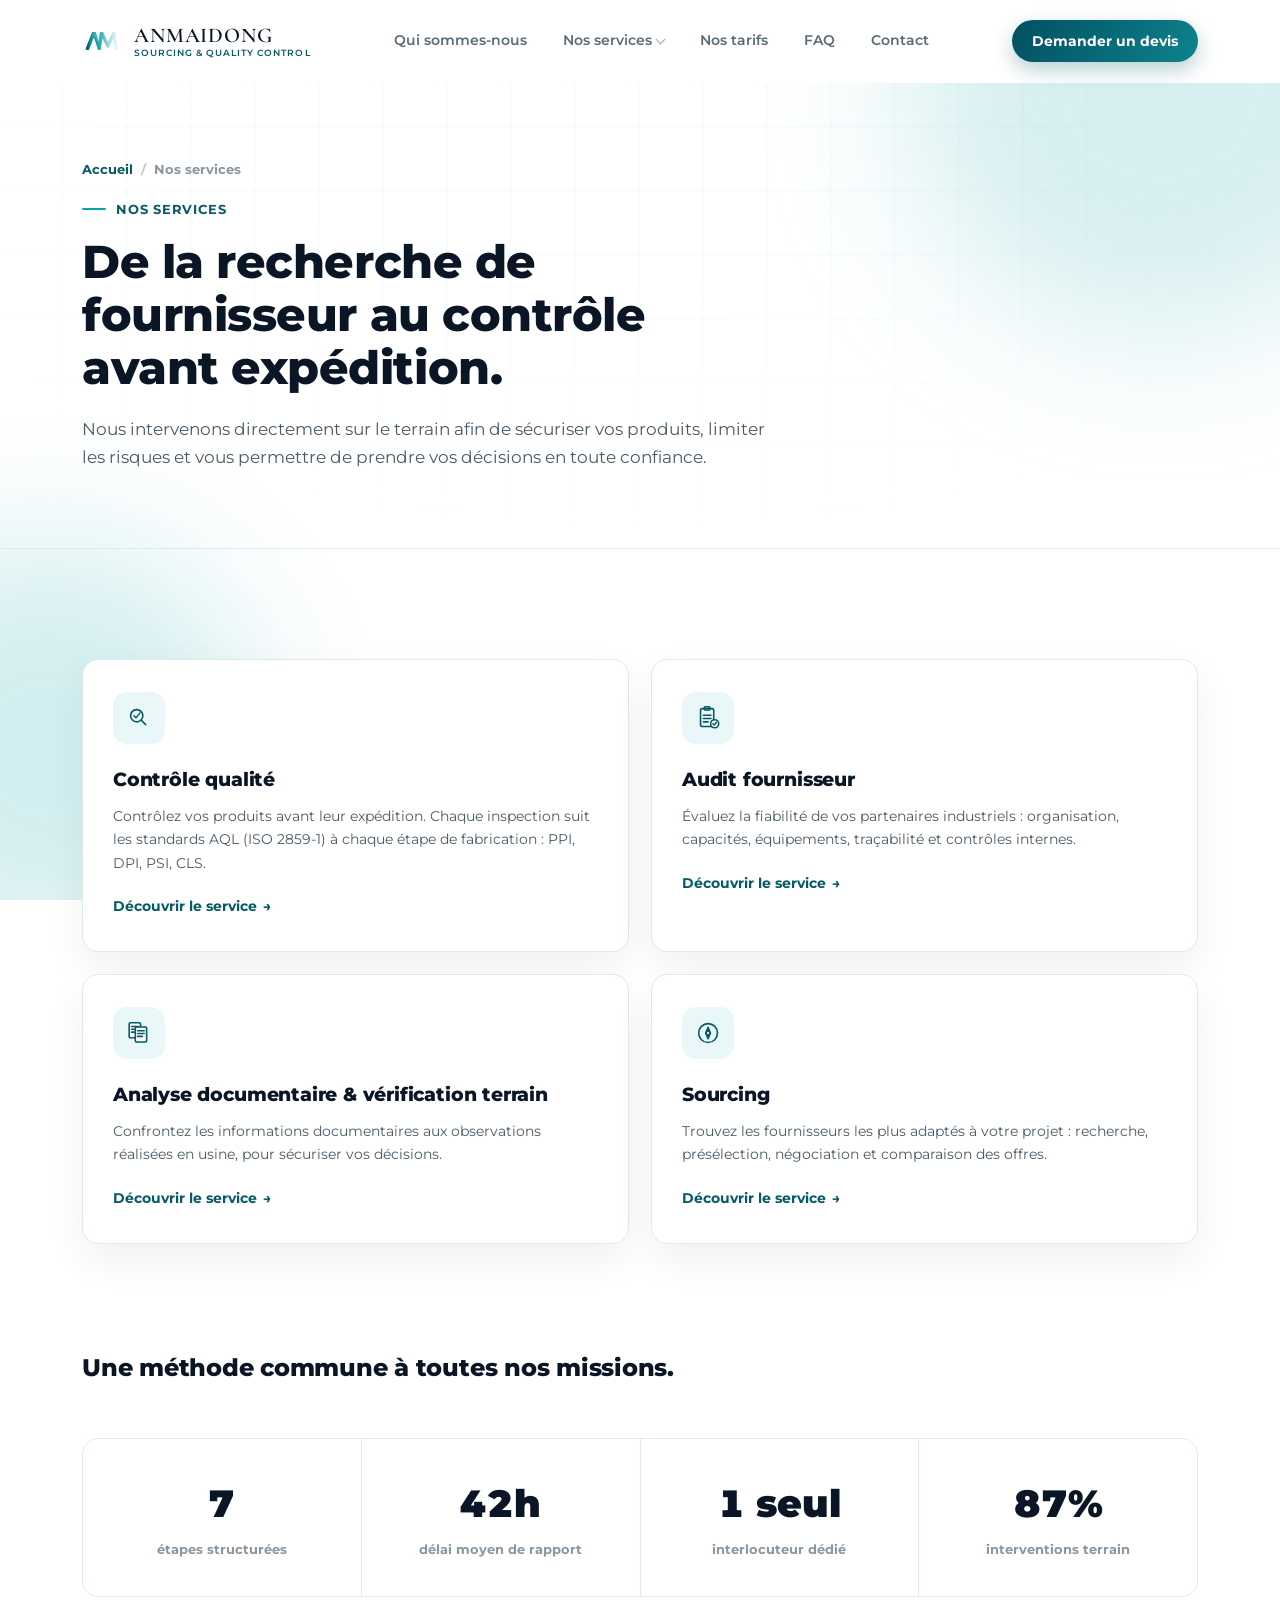
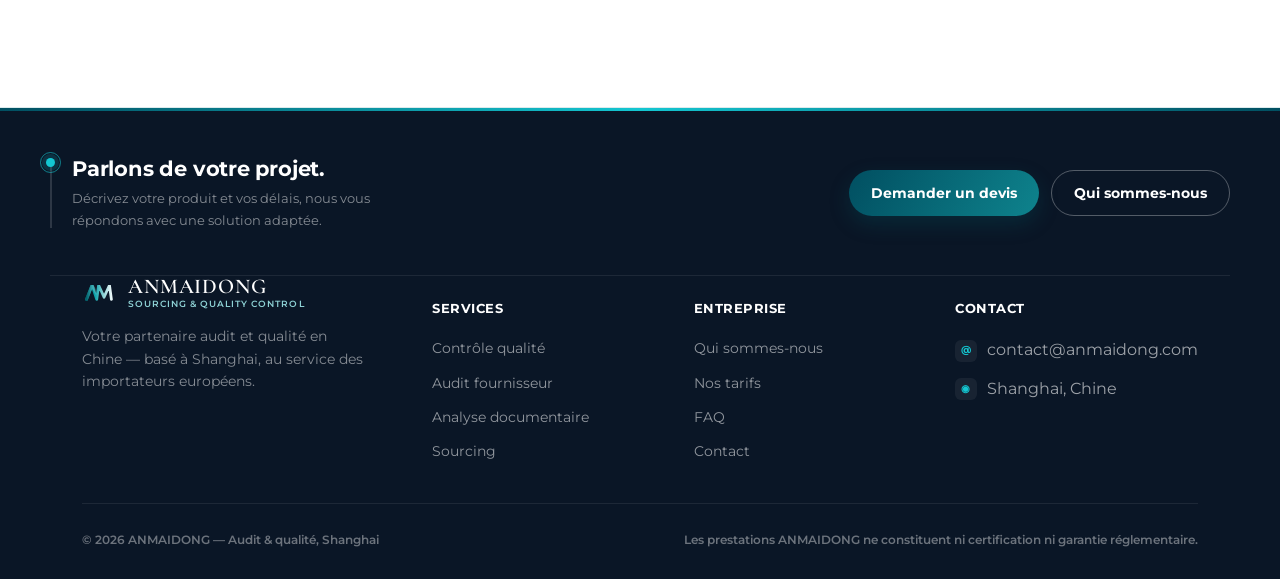
<file: services/index.html>
<!DOCTYPE html>
<html lang="fr">
<head>
<meta charset="UTF-8">
<meta name="viewport" content="width=device-width, initial-scale=1.0">
<title>Nos services — ANMAIDONG</title>
<meta name="description" content="Contrôle qualité, audit fournisseur, analyse documentaire et sourcing en Chine pour importateurs européens.">
<link rel="icon" type="image/x-icon" href="../favicon/favicon.ico">
<link rel="icon" type="image/png" sizes="16x16" href="../favicon/favicon-16x16.png">
<link rel="icon" type="image/png" sizes="32x32" href="../favicon/favicon-32x32.png">
<link rel="icon" type="image/png" sizes="48x48" href="../favicon/favicon-48x48.png">
<link rel="apple-touch-icon" sizes="180x180" href="../favicon/apple-touch-icon.png">
<link rel="mask-icon" href="../favicon/safari-pinned-tab.svg" color="#0EA3AC">
<link rel="manifest" href="../favicon/site.webmanifest">
<meta name="msapplication-TileColor" content="#0A1626">
<meta name="msapplication-config" content="../favicon/browserconfig.xml">
<meta name="theme-color" content="#0A1626">
<meta property="og:type" content="website">
<meta property="og:locale" content="fr_FR">
<meta property="og:site_name" content="ANMAIDONG">
<meta property="og:title" content="Nos services — ANMAIDONG">
<meta property="og:description" content="Contrôle qualité, audit fournisseur, analyse documentaire et sourcing en Chine pour importateurs européens.">
<meta property="og:image" content="../assets/images/og-image.png">
<meta name="twitter:card" content="summary_large_image">
<meta name="twitter:title" content="Nos services — ANMAIDONG">
<meta name="twitter:description" content="Contrôle qualité, audit fournisseur, analyse documentaire et sourcing en Chine pour importateurs européens.">
<meta name="twitter:image" content="../assets/images/og-image.png">
<link rel="preconnect" href="https://fonts.googleapis.com">
<link rel="preconnect" href="https://fonts.gstatic.com" crossorigin>
<link rel="stylesheet" href="../assets/css/style.css">

</head>
<body>
<div class="bg-fx"><div class="bg-grid"></div><div class="orb orb1"></div><div class="orb orb2"></div></div>
<div class="scroll-progress"></div>
<svg width="0" height="0" style="position:absolute">
  <defs>
    <linearGradient id="gradM" x1="0%" y1="50%" x2="100%" y2="50%">
      <stop offset="0%" stop-color="#03737D"/>
      <stop offset="35%" stop-color="#0EA3AC"/>
      <stop offset="68%" stop-color="#8ED2D5"/>
      <stop offset="100%" stop-color="#EAF7F8"/>
    </linearGradient>
    <linearGradient id="gradA" x1="0%" y1="50%" x2="100%" y2="50%">
      <stop offset="0%" stop-color="#02616B"/>
      <stop offset="60%" stop-color="#3FAEB5"/>
      <stop offset="100%" stop-color="#8ED2D5" stop-opacity="0.08"/>
    </linearGradient>
  </defs>
</svg>

<header id="site-header">
  <nav class="wrap">
    <a href="../index.html" class="brand">
      <svg viewBox="0 0 700 320" width="40" height="18">
        <polyline points="92,297 206,6 303,297 342,6 454,252 566,6 606,297" fill="none" stroke="url(#gradM)" stroke-width="58" stroke-linecap="round" stroke-linejoin="round"/>
        <polyline points="92,297 206,6 300,175" fill="none" stroke="url(#gradA)" stroke-width="58" stroke-linecap="round" stroke-linejoin="round" opacity="0.9"/>
      </svg>
      <span class="brand-word"><span class="name">ANMAIDONG</span><span class="tag">SOURCING &amp; QUALITY CONTROL</span></span>
    </a>
    <ul class="nav-links">
      <li><a href="../qui-sommes-nous.html">Qui sommes-nous</a></li>
      <li class="nav-has-mega">
        <a href="../services/index.html">Nos services</a>
        <div class="nav-mega">
          <div class="nav-mega-card">
            <a href="../services/controle-qualite.html" class="nav-mega-item"><span class="nm-icon"><svg viewBox="0 0 64 64" xmlns="http://www.w3.org/2000/svg"><g fill="none" stroke="currentColor" stroke-width="3.4" stroke-linecap="round" stroke-linejoin="round"><circle cx="27" cy="27" r="13"/><line x1="36.2" y1="36.2" x2="46" y2="46"/><path d="M21 27 L25.5 31.5 L34 21" stroke-width="3"/></g></svg></span><div><strong>Contrôle qualité</strong><span>Conformité avant expédition</span></div></a>
            <a href="../services/audit-fournisseur.html" class="nav-mega-item"><span class="nm-icon"><svg viewBox="0 0 64 64" xmlns="http://www.w3.org/2000/svg"><g fill="none" stroke="currentColor" stroke-width="3.4" stroke-linecap="round" stroke-linejoin="round"><rect x="16" y="12" width="28" height="38" rx="3.5"/><rect x="24" y="8" width="12" height="7" rx="2"/><line x1="22" y1="26" x2="38" y2="26"/><line x1="22" y1="33" x2="38" y2="33"/><line x1="22" y1="40" x2="32" y2="40"/><circle cx="46" cy="44" r="8.5" fill="white" stroke="currentColor"/><path d="M42.3 44 L45 46.7 L50 41" stroke-width="3"/></g></svg></span><div><strong>Audit fournisseur</strong><span>Fiabilité industrielle</span></div></a>
            <a href="../services/analyse-documentaire.html" class="nav-mega-item"><span class="nm-icon"><svg viewBox="0 0 64 64" xmlns="http://www.w3.org/2000/svg"><g fill="none" stroke="currentColor" stroke-width="3.4" stroke-linecap="round" stroke-linejoin="round"><rect x="11" y="10" width="24" height="32" rx="2.5" fill="white"/><line x1="16" y1="18" x2="30" y2="18"/><line x1="16" y1="24" x2="30" y2="24"/><line x1="16" y1="30" x2="26" y2="30"/><rect x="24" y="19" width="24" height="32" rx="2.5" fill="white"/><line x1="29" y1="27" x2="43" y2="27"/><line x1="29" y1="33" x2="43" y2="33"/><line x1="29" y1="39" x2="39" y2="39"/></g></svg></span><div><strong>Analyse documentaire</strong><span>Déclaré vs observé</span></div></a>
            <a href="../services/sourcing.html" class="nav-mega-item"><span class="nm-icon"><svg viewBox="0 0 64 64" xmlns="http://www.w3.org/2000/svg"><g fill="none" stroke="currentColor" stroke-width="3.4" stroke-linecap="round" stroke-linejoin="round"><circle cx="32" cy="32" r="20"/><path d="M32 20 L37 32 L32 44 L27 32 Z" fill="currentColor"/><circle cx="32" cy="32" r="2.4" fill="white" stroke="none"/></g></svg></span><div><strong>Sourcing</strong><span>Trouver le bon fabricant</span></div></a>
          </div>
        </div>
      </li>
      <li><a href="../tarifs.html">Nos tarifs</a></li>
      <li><a href="../faq.html">FAQ</a></li>
      <li><a href="../contact.html">Contact</a></li>
    </ul>
    <div class="nav-right">
      <a href="../contact.html" class="btn btn-primary btn-sm">Demander un devis</a>
      <div class="burger" aria-label="Menu"><span></span></div>
    </div>
  </nav>
</header>
<div class="mobile-menu">
    <a href="../index.html">Accueil</a>
    <a href="../qui-sommes-nous.html">Qui sommes-nous</a>
    <a href="../services/index.html">Nos services</a>
    <a href="../tarifs.html">Nos tarifs</a>
    <a href="../faq.html">FAQ</a>
    <a href="../contact.html">Contact</a>
    <a href="../contact.html" class="btn btn-primary btn-block">Demander un devis</a>
</div>

<section class="page-hero compact border-b">
  <div class="wrap">
    <div class="crumb" data-reveal><a href="../index.html">Accueil</a><span class="sep">/</span><span>Nos services</span></div>
    <div class="kicker" data-reveal>NOS SERVICES</div>
    <h1 data-reveal data-split style="font-size:clamp(30px,4vw,46px);max-width:20ch;line-height:1.15;margin-bottom:20px;">De la recherche de fournisseur au contrôle avant expédition.</h1>
    <p data-reveal style="font-size:17px;max-width:64ch;">Nous intervenons directement sur le terrain afin de sécuriser vos produits, limiter les risques et vous permettre de prendre vos décisions en toute confiance.</p>
  </div>
</section>

<section>
  <div class="wrap">
    <div class="service-grid" data-reveal-group>
      <a href="controle-qualite.html" class="service-card tilt" data-reveal style="--i:0">
        <div class="tilt-inner">
          <div class="sc-icon"><svg viewBox="0 0 64 64" xmlns="http://www.w3.org/2000/svg"><g fill="none" stroke="currentColor" stroke-width="3.4" stroke-linecap="round" stroke-linejoin="round"><circle cx="27" cy="27" r="13"/><line x1="36.2" y1="36.2" x2="46" y2="46"/><path d="M21 27 L25.5 31.5 L34 21" stroke-width="3"/></g></svg></div>
          <h3>Contrôle qualité</h3>
          <p>Contrôlez vos produits avant leur expédition. Chaque inspection suit les standards AQL (ISO 2859-1) à chaque étape de fabrication : PPI, DPI, PSI, CLS.</p>
          <span class="sc-link">Découvrir le service <span class="arrow">→</span></span>
        </div>
      </a>
      <a href="audit-fournisseur.html" class="service-card tilt" data-reveal style="--i:1">
        <div class="tilt-inner">
          <div class="sc-icon"><svg viewBox="0 0 64 64" xmlns="http://www.w3.org/2000/svg"><g fill="none" stroke="currentColor" stroke-width="3.4" stroke-linecap="round" stroke-linejoin="round"><rect x="16" y="12" width="28" height="38" rx="3.5"/><rect x="24" y="8" width="12" height="7" rx="2"/><line x1="22" y1="26" x2="38" y2="26"/><line x1="22" y1="33" x2="38" y2="33"/><line x1="22" y1="40" x2="32" y2="40"/><circle cx="46" cy="44" r="8.5" fill="white" stroke="currentColor"/><path d="M42.3 44 L45 46.7 L50 41" stroke-width="3"/></g></svg></div>
          <h3>Audit fournisseur</h3>
          <p>Évaluez la fiabilité de vos partenaires industriels : organisation, capacités, équipements, traçabilité et contrôles internes.</p>
          <span class="sc-link">Découvrir le service <span class="arrow">→</span></span>
        </div>
      </a>
      <a href="analyse-documentaire.html" class="service-card tilt" data-reveal style="--i:2">
        <div class="tilt-inner">
          <div class="sc-icon"><svg viewBox="0 0 64 64" xmlns="http://www.w3.org/2000/svg"><g fill="none" stroke="currentColor" stroke-width="3.4" stroke-linecap="round" stroke-linejoin="round"><rect x="11" y="10" width="24" height="32" rx="2.5" fill="white"/><line x1="16" y1="18" x2="30" y2="18"/><line x1="16" y1="24" x2="30" y2="24"/><line x1="16" y1="30" x2="26" y2="30"/><rect x="24" y="19" width="24" height="32" rx="2.5" fill="white"/><line x1="29" y1="27" x2="43" y2="27"/><line x1="29" y1="33" x2="43" y2="33"/><line x1="29" y1="39" x2="39" y2="39"/></g></svg></div>
          <h3>Analyse documentaire &amp; vérification terrain</h3>
          <p>Confrontez les informations documentaires aux observations réalisées en usine, pour sécuriser vos décisions.</p>
          <span class="sc-link">Découvrir le service <span class="arrow">→</span></span>
        </div>
      </a>
      <a href="sourcing.html" class="service-card tilt" data-reveal style="--i:3">
        <div class="tilt-inner">
          <div class="sc-icon"><svg viewBox="0 0 64 64" xmlns="http://www.w3.org/2000/svg"><g fill="none" stroke="currentColor" stroke-width="3.4" stroke-linecap="round" stroke-linejoin="round"><circle cx="32" cy="32" r="20"/><path d="M32 20 L37 32 L32 44 L27 32 Z" fill="currentColor"/><circle cx="32" cy="32" r="2.4" fill="white" stroke="none"/></g></svg></div>
          <h3>Sourcing</h3>
          <p>Trouvez les fournisseurs les plus adaptés à votre projet : recherche, présélection, négociation et comparaison des offres.</p>
          <span class="sc-link">Découvrir le service <span class="arrow">→</span></span>
        </div>
      </a>
    </div>
  </div>
</section>

<section class="border-b" style="padding-top:0;">
  <div class="wrap">
    <div class="section-head" data-reveal><h2 style="font-size:24px;">Une méthode commune à toutes nos missions.</h2></div>
    <div class="stat-strip" data-reveal-group>
      <div class="stat-cell" data-reveal style="--i:0"><span class="count"><span data-count="8" data-suffix="">0</span></span><span class="stat-lbl">étapes structurées</span></div>
      <div class="stat-cell" data-reveal style="--i:1"><span class="count"><span data-count="48" data-suffix="h">0h</span></span><span class="stat-lbl">délai moyen de rapport</span></div>
      <div class="stat-cell" data-reveal style="--i:2"><span class="count"><span data-count="1" data-suffix=" seul">0</span></span><span class="stat-lbl">interlocuteur dédié</span></div>
      <div class="stat-cell" data-reveal style="--i:3"><span class="count"><span data-count="100" data-suffix="%">0%</span></span><span class="stat-lbl">interventions terrain</span></div>
    </div>
  </div>
</section>


<footer>
  <div class="wrap footer-cta">
    <div class="footer-cta-inner">
      <div class="footer-cta-text">
        <span class="footer-cta-dot"></span>
        <div data-reveal>
          <h2 data-split>Parlons de votre projet.</h2>
          <p>Décrivez votre produit et vos délais, nous vous répondons avec une solution adaptée.</p>
        </div>
      </div>
      <div class="actions" data-reveal>
        <a href="../contact.html" class="btn btn-primary magnetic">Demander un devis</a>
        <a href="../qui-sommes-nous.html" class="btn btn-ghost" style="border-color:rgba(255,255,255,0.3);color:#fff;">Qui sommes-nous</a>
      </div>
    </div>
  </div>
  <div class="wrap">
    <div class="footer-grid">
      <div class="footer-col">
        <a href="../index.html" class="brand" style="margin-bottom:16px;">
          <svg viewBox="0 0 700 320" width="34" height="15.5">
        <polyline points="92,297 206,6 303,297 342,6 454,252 566,6 606,297" fill="none" stroke="url(#gradM)" stroke-width="58" stroke-linecap="round" stroke-linejoin="round"/>
        <polyline points="92,297 206,6 300,175" fill="none" stroke="url(#gradA)" stroke-width="58" stroke-linecap="round" stroke-linejoin="round" opacity="0.9"/>
      </svg>
          <span class="brand-word"><span class="name">ANMAIDONG</span><span class="tag">SOURCING &amp; QUALITY CONTROL</span></span>
        </a>
        <p style="color:rgba(255,255,255,0.5);font-size:13.5px;max-width:32ch;">Votre partenaire audit et qualité en Chine — basé à Shanghai, au service des importateurs européens.</p>
      </div>
      <div class="footer-col">
        <h5>SERVICES</h5>
        <ul>
          <li><a href="../services/controle-qualite.html">Contrôle qualité</a></li>
          <li><a href="../services/audit-fournisseur.html">Audit fournisseur</a></li>
          <li><a href="../services/analyse-documentaire.html">Analyse documentaire</a></li>
          <li><a href="../services/sourcing.html">Sourcing</a></li>
        </ul>
      </div>
      <div class="footer-col">
        <h5>ENTREPRISE</h5>
        <ul>
          <li><a href="../qui-sommes-nous.html">Qui sommes-nous</a></li>
          <li><a href="../tarifs.html">Nos tarifs</a></li>
          <li><a href="../faq.html">FAQ</a></li>
          <li><a href="../contact.html">Contact</a></li>
        </ul>
      </div>
      <div class="footer-col">
        <h5>CONTACT</h5>
        <ul>
          <li><span class="fc-icon">@</span>contact@anmaidong.com</li>
          <li><span class="fc-icon">◉</span>Shanghai, Chine</li>
        </ul>
      </div>
    </div>
    <div class="footer-bottom">
      <span class="foot-note">© 2026 ANMAIDONG — Audit &amp; qualité, Shanghai</span>
      <span class="foot-note">Les prestations ANMAIDONG ne constituent ni certification ni garantie réglementaire.</span>
    </div>
  </div>
</footer>
<button class="back-to-top" aria-label="Retour en haut">
  <svg viewBox="0 0 24 24" fill="none" stroke="currentColor" stroke-width="2.2" stroke-linecap="round" stroke-linejoin="round"><line x1="12" y1="19" x2="12" y2="5"/><polyline points="5,12 12,5 19,12"/></svg>
</button>
<script src="../assets/js/main.js"></script>
</body>
</html>
</file>
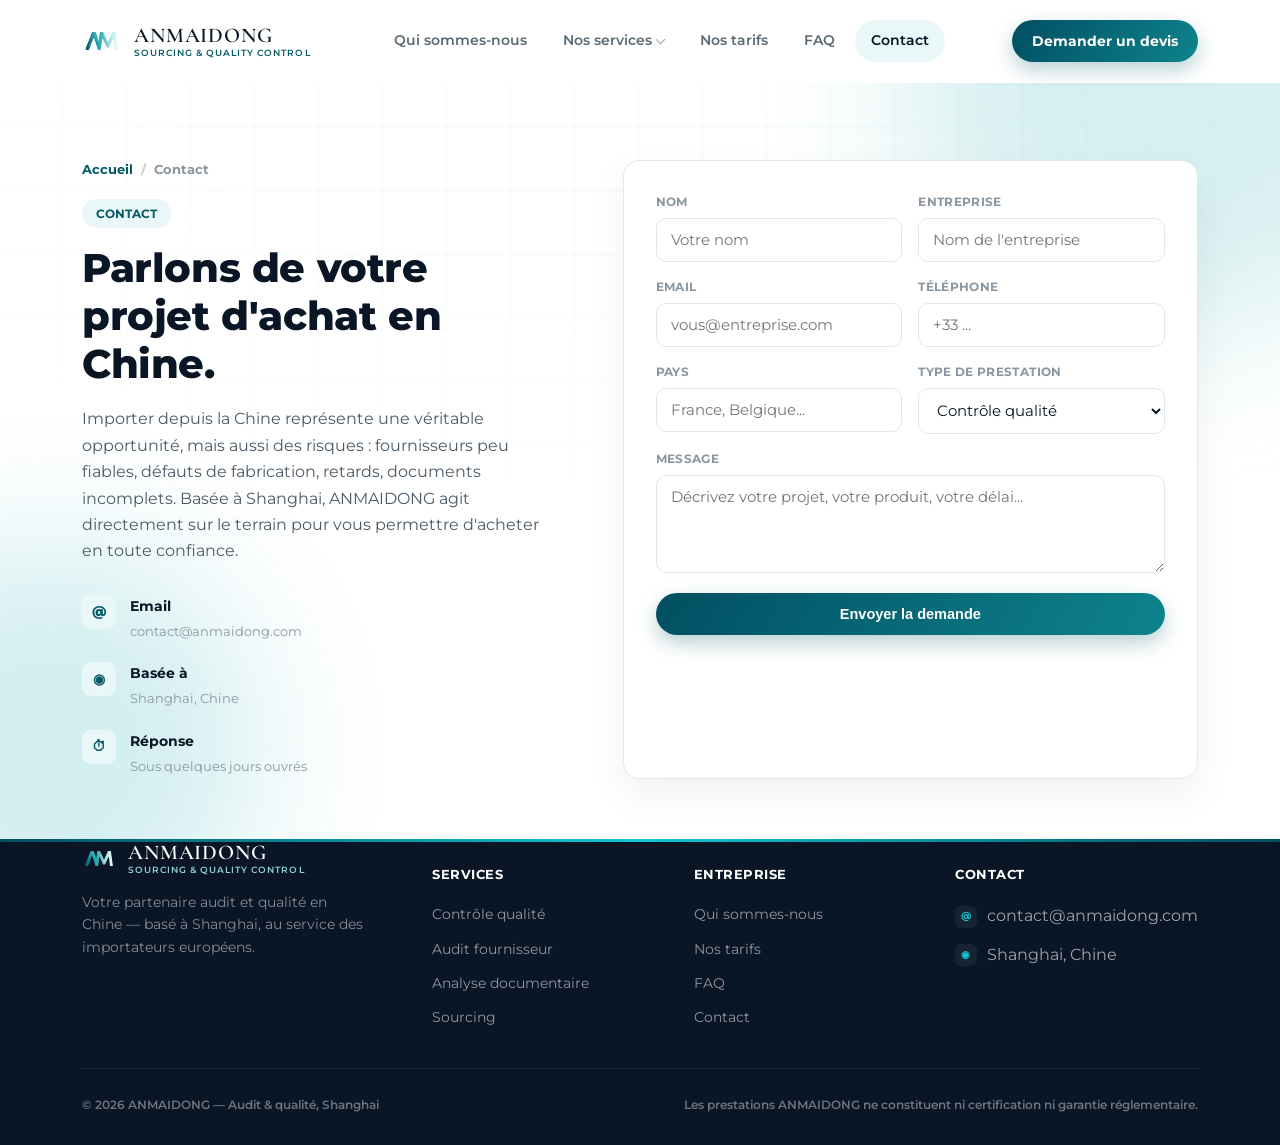
<file: contact.html>
<!DOCTYPE html>
<html lang="fr">
<head>
<meta charset="UTF-8">
<meta name="viewport" content="width=device-width, initial-scale=1.0">
<title>Contact — ANMAIDONG</title>
<meta name="description" content="Contactez ANMAIDONG pour votre projet d'audit qualité, sourcing ou contrôle fournisseur en Chine.">
<link rel="icon" type="image/x-icon" href="favicon/favicon.ico">
<link rel="icon" type="image/png" sizes="16x16" href="favicon/favicon-16x16.png">
<link rel="icon" type="image/png" sizes="32x32" href="favicon/favicon-32x32.png">
<link rel="icon" type="image/png" sizes="48x48" href="favicon/favicon-48x48.png">
<link rel="apple-touch-icon" sizes="180x180" href="favicon/apple-touch-icon.png">
<link rel="mask-icon" href="favicon/safari-pinned-tab.svg" color="#0EA3AC">
<link rel="manifest" href="favicon/site.webmanifest">
<meta name="msapplication-TileColor" content="#0A1626">
<meta name="msapplication-config" content="favicon/browserconfig.xml">
<meta name="theme-color" content="#0A1626">
<meta property="og:type" content="website">
<meta property="og:locale" content="fr_FR">
<meta property="og:site_name" content="ANMAIDONG">
<meta property="og:title" content="Contact — ANMAIDONG">
<meta property="og:description" content="Contactez ANMAIDONG pour votre projet d'audit qualité, sourcing ou contrôle fournisseur en Chine.">
<meta property="og:image" content="assets/images/og-image.png">
<meta name="twitter:card" content="summary_large_image">
<meta name="twitter:title" content="Contact — ANMAIDONG">
<meta name="twitter:description" content="Contactez ANMAIDONG pour votre projet d'audit qualité, sourcing ou contrôle fournisseur en Chine.">
<meta name="twitter:image" content="assets/images/og-image.png">
<link rel="preconnect" href="https://fonts.googleapis.com">
<link rel="preconnect" href="https://fonts.gstatic.com" crossorigin>
<link rel="stylesheet" href="assets/css/style.css">

</head>
<body>
<div class="bg-fx"><div class="bg-grid"></div><div class="orb orb1"></div><div class="orb orb2"></div></div>
<div class="scroll-progress"></div>
<svg width="0" height="0" style="position:absolute">
  <defs>
    <linearGradient id="gradM" x1="0%" y1="50%" x2="100%" y2="50%">
      <stop offset="0%" stop-color="#03737D"/>
      <stop offset="35%" stop-color="#0EA3AC"/>
      <stop offset="68%" stop-color="#8ED2D5"/>
      <stop offset="100%" stop-color="#EAF7F8"/>
    </linearGradient>
    <linearGradient id="gradA" x1="0%" y1="50%" x2="100%" y2="50%">
      <stop offset="0%" stop-color="#02616B"/>
      <stop offset="60%" stop-color="#3FAEB5"/>
      <stop offset="100%" stop-color="#8ED2D5" stop-opacity="0.08"/>
    </linearGradient>
  </defs>
</svg>

<header id="site-header">
  <nav class="wrap">
    <a href="index.html" class="brand">
      <svg viewBox="0 0 700 320" width="40" height="18">
        <polyline points="92,297 206,6 303,297 342,6 454,252 566,6 606,297" fill="none" stroke="url(#gradM)" stroke-width="58" stroke-linecap="round" stroke-linejoin="round"/>
        <polyline points="92,297 206,6 300,175" fill="none" stroke="url(#gradA)" stroke-width="58" stroke-linecap="round" stroke-linejoin="round" opacity="0.9"/>
      </svg>
      <span class="brand-word"><span class="name">ANMAIDONG</span><span class="tag">SOURCING &amp; QUALITY CONTROL</span></span>
    </a>
    <ul class="nav-links">
      <li><a href="qui-sommes-nous.html">Qui sommes-nous</a></li>
      <li class="nav-has-mega">
        <a href="services/index.html">Nos services</a>
        <div class="nav-mega">
          <div class="nav-mega-card">
            <a href="services/controle-qualite.html" class="nav-mega-item"><span class="nm-icon"><svg viewBox="0 0 64 64" xmlns="http://www.w3.org/2000/svg"><g fill="none" stroke="currentColor" stroke-width="3.4" stroke-linecap="round" stroke-linejoin="round"><circle cx="27" cy="27" r="13"/><line x1="36.2" y1="36.2" x2="46" y2="46"/><path d="M21 27 L25.5 31.5 L34 21" stroke-width="3"/></g></svg></span><div><strong>Contrôle qualité</strong><span>Conformité avant expédition</span></div></a>
            <a href="services/audit-fournisseur.html" class="nav-mega-item"><span class="nm-icon"><svg viewBox="0 0 64 64" xmlns="http://www.w3.org/2000/svg"><g fill="none" stroke="currentColor" stroke-width="3.4" stroke-linecap="round" stroke-linejoin="round"><rect x="16" y="12" width="28" height="38" rx="3.5"/><rect x="24" y="8" width="12" height="7" rx="2"/><line x1="22" y1="26" x2="38" y2="26"/><line x1="22" y1="33" x2="38" y2="33"/><line x1="22" y1="40" x2="32" y2="40"/><circle cx="46" cy="44" r="8.5" fill="white" stroke="currentColor"/><path d="M42.3 44 L45 46.7 L50 41" stroke-width="3"/></g></svg></span><div><strong>Audit fournisseur</strong><span>Fiabilité industrielle</span></div></a>
            <a href="services/analyse-documentaire.html" class="nav-mega-item"><span class="nm-icon"><svg viewBox="0 0 64 64" xmlns="http://www.w3.org/2000/svg"><g fill="none" stroke="currentColor" stroke-width="3.4" stroke-linecap="round" stroke-linejoin="round"><rect x="11" y="10" width="24" height="32" rx="2.5" fill="white"/><line x1="16" y1="18" x2="30" y2="18"/><line x1="16" y1="24" x2="30" y2="24"/><line x1="16" y1="30" x2="26" y2="30"/><rect x="24" y="19" width="24" height="32" rx="2.5" fill="white"/><line x1="29" y1="27" x2="43" y2="27"/><line x1="29" y1="33" x2="43" y2="33"/><line x1="29" y1="39" x2="39" y2="39"/></g></svg></span><div><strong>Analyse documentaire</strong><span>Déclaré vs observé</span></div></a>
            <a href="services/sourcing.html" class="nav-mega-item"><span class="nm-icon"><svg viewBox="0 0 64 64" xmlns="http://www.w3.org/2000/svg"><g fill="none" stroke="currentColor" stroke-width="3.4" stroke-linecap="round" stroke-linejoin="round"><circle cx="32" cy="32" r="20"/><path d="M32 20 L37 32 L32 44 L27 32 Z" fill="currentColor"/><circle cx="32" cy="32" r="2.4" fill="white" stroke="none"/></g></svg></span><div><strong>Sourcing</strong><span>Trouver le bon fabricant</span></div></a>
          </div>
        </div>
      </li>
      <li><a href="tarifs.html">Nos tarifs</a></li>
      <li><a href="faq.html">FAQ</a></li>
      <li><a href="contact.html">Contact</a></li>
    </ul>
    <div class="nav-right">
      <a href="contact.html" class="btn btn-primary btn-sm">Demander un devis</a>
      <div class="burger" aria-label="Menu"><span></span></div>
    </div>
  </nav>
</header>
<div class="mobile-menu">
    <a href="index.html">Accueil</a>
    <a href="qui-sommes-nous.html">Qui sommes-nous</a>
    <a href="services/index.html">Nos services</a>
    <a href="tarifs.html">Nos tarifs</a>
    <a href="faq.html">FAQ</a>
    <a href="contact.html">Contact</a>
    <a href="contact.html" class="btn btn-primary btn-block">Demander un devis</a>
</div>

<section class="page-hero compact">
  <div class="wrap contact-grid">
    <div data-reveal="left">
      <div class="crumb"><a href="index.html">Accueil</a><span class="sep">/</span><span>Contact</span></div>
      <span class="contact-badge">CONTACT</span>
      <h1 data-reveal data-split style="font-size:clamp(28px,3.6vw,40px);margin-bottom:18px;line-height:1.2;">Parlons de votre projet d'achat en Chine.</h1>
      <p>Importer depuis la Chine représente une véritable opportunité, mais aussi des risques : fournisseurs peu fiables, défauts de fabrication, retards, documents incomplets. Basée à Shanghai, ANMAIDONG agit directement sur le terrain pour vous permettre d'acheter en toute confiance.</p>
      <div class="contact-facts">
        <div class="contact-fact"><span class="icon">@</span><div><strong>Email</strong><span>contact@anmaidong.com</span></div></div>
        <div class="contact-fact"><span class="icon">◉</span><div><strong>Basée à</strong><span>Shanghai, Chine</span></div></div>
        <div class="contact-fact"><span class="icon">⏱</span><div><strong>Réponse</strong><span>Sous quelques jours ouvrés</span></div></div>
      </div>
    </div>
    <form class="contact-form" data-reveal="right" onsubmit="return false;" style="background:#fff;border:1px solid var(--line);border-radius:var(--radius);padding:32px;box-shadow:var(--shadow-card);">
      <div class="field-row">
        <div class="field"><label>NOM</label><input type="text" placeholder="Votre nom"></div>
        <div class="field"><label>ENTREPRISE</label><input type="text" placeholder="Nom de l'entreprise"></div>
      </div>
      <div class="field-row">
        <div class="field"><label>EMAIL</label><input type="email" placeholder="vous@entreprise.com"></div>
        <div class="field"><label>TÉLÉPHONE</label><input type="tel" placeholder="+33 ..."></div>
      </div>
      <div class="field-row">
        <div class="field"><label>PAYS</label><input type="text" placeholder="France, Belgique..."></div>
        <div class="field">
          <label>TYPE DE PRESTATION</label>
          <select>
            <option>Contrôle qualité</option>
            <option>Audit fournisseur</option>
            <option>Analyse documentaire</option>
            <option>Sourcing</option>
            <option>Je ne sais pas encore</option>
          </select>
        </div>
      </div>
      <div class="field field-full" style="margin-bottom:20px;">
        <label>MESSAGE</label>
        <textarea rows="4" placeholder="Décrivez votre projet, votre produit, votre délai..."></textarea>
      </div>
      <button class="btn btn-primary btn-block" type="submit">Envoyer la demande</button>
    </form>
  </div>
</section>

<footer>
  <div class="wrap">
    <div class="footer-grid">
      <div class="footer-col">
        <a href="index.html" class="brand" style="margin-bottom:16px;">
          <svg viewBox="0 0 700 320" width="34" height="15.5">
        <polyline points="92,297 206,6 303,297 342,6 454,252 566,6 606,297" fill="none" stroke="url(#gradM)" stroke-width="58" stroke-linecap="round" stroke-linejoin="round"/>
        <polyline points="92,297 206,6 300,175" fill="none" stroke="url(#gradA)" stroke-width="58" stroke-linecap="round" stroke-linejoin="round" opacity="0.9"/>
      </svg>
          <span class="brand-word"><span class="name">ANMAIDONG</span><span class="tag">SOURCING &amp; QUALITY CONTROL</span></span>
        </a>
        <p style="color:rgba(255,255,255,0.5);font-size:13.5px;max-width:32ch;">Votre partenaire audit et qualité en Chine — basé à Shanghai, au service des importateurs européens.</p>
      </div>
      <div class="footer-col">
        <h5>SERVICES</h5>
        <ul>
          <li><a href="services/controle-qualite.html">Contrôle qualité</a></li>
          <li><a href="services/audit-fournisseur.html">Audit fournisseur</a></li>
          <li><a href="services/analyse-documentaire.html">Analyse documentaire</a></li>
          <li><a href="services/sourcing.html">Sourcing</a></li>
        </ul>
      </div>
      <div class="footer-col">
        <h5>ENTREPRISE</h5>
        <ul>
          <li><a href="qui-sommes-nous.html">Qui sommes-nous</a></li>
          <li><a href="tarifs.html">Nos tarifs</a></li>
          <li><a href="faq.html">FAQ</a></li>
          <li><a href="contact.html">Contact</a></li>
        </ul>
      </div>
      <div class="footer-col">
        <h5>CONTACT</h5>
        <ul>
          <li><span class="fc-icon">@</span>contact@anmaidong.com</li>
          <li><span class="fc-icon">◉</span>Shanghai, Chine</li>
        </ul>
      </div>
    </div>
    <div class="footer-bottom">
      <span class="foot-note">© 2026 ANMAIDONG — Audit &amp; qualité, Shanghai</span>
      <span class="foot-note">Les prestations ANMAIDONG ne constituent ni certification ni garantie réglementaire.</span>
    </div>
  </div>
</footer>
<button class="back-to-top" aria-label="Retour en haut">
  <svg viewBox="0 0 24 24" fill="none" stroke="currentColor" stroke-width="2.2" stroke-linecap="round" stroke-linejoin="round"><line x1="12" y1="19" x2="12" y2="5"/><polyline points="5,12 12,5 19,12"/></svg>
</button>
<script src="assets/js/main.js"></script>
</body>
</html>
</file>
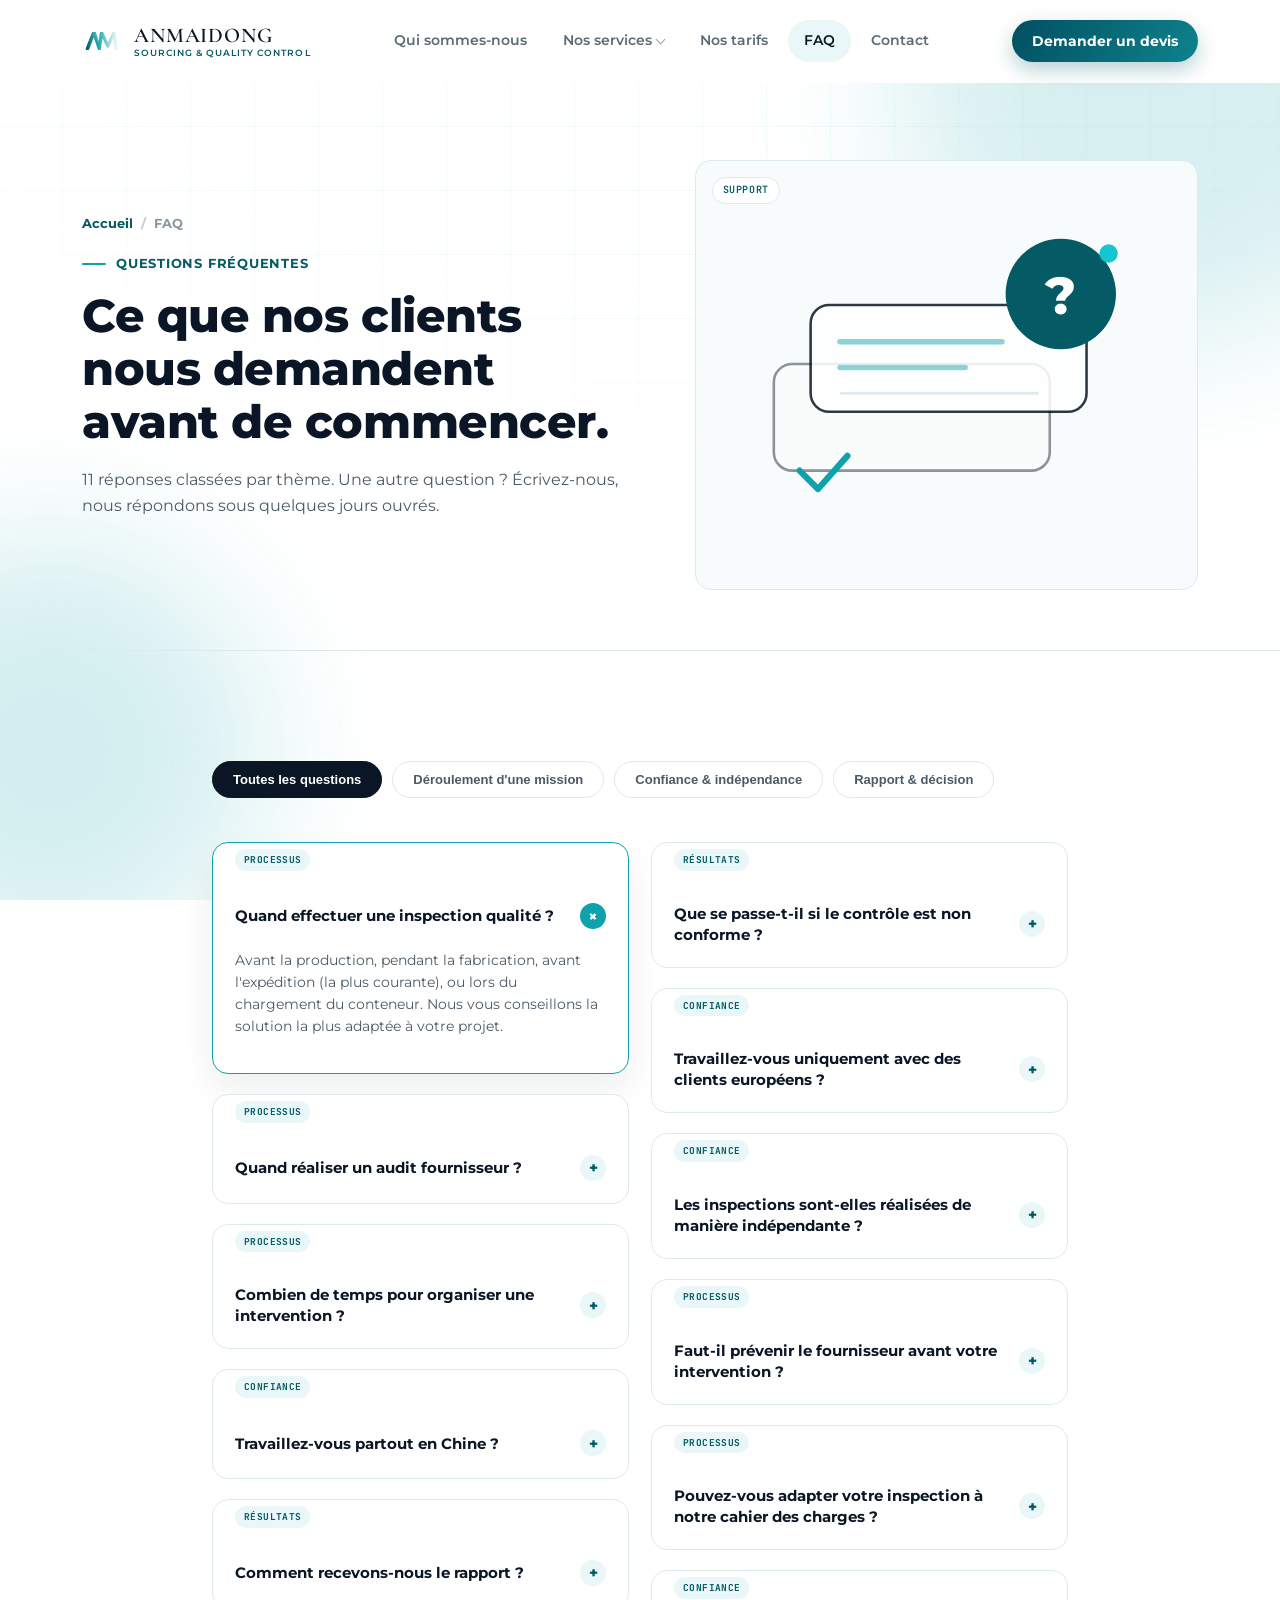
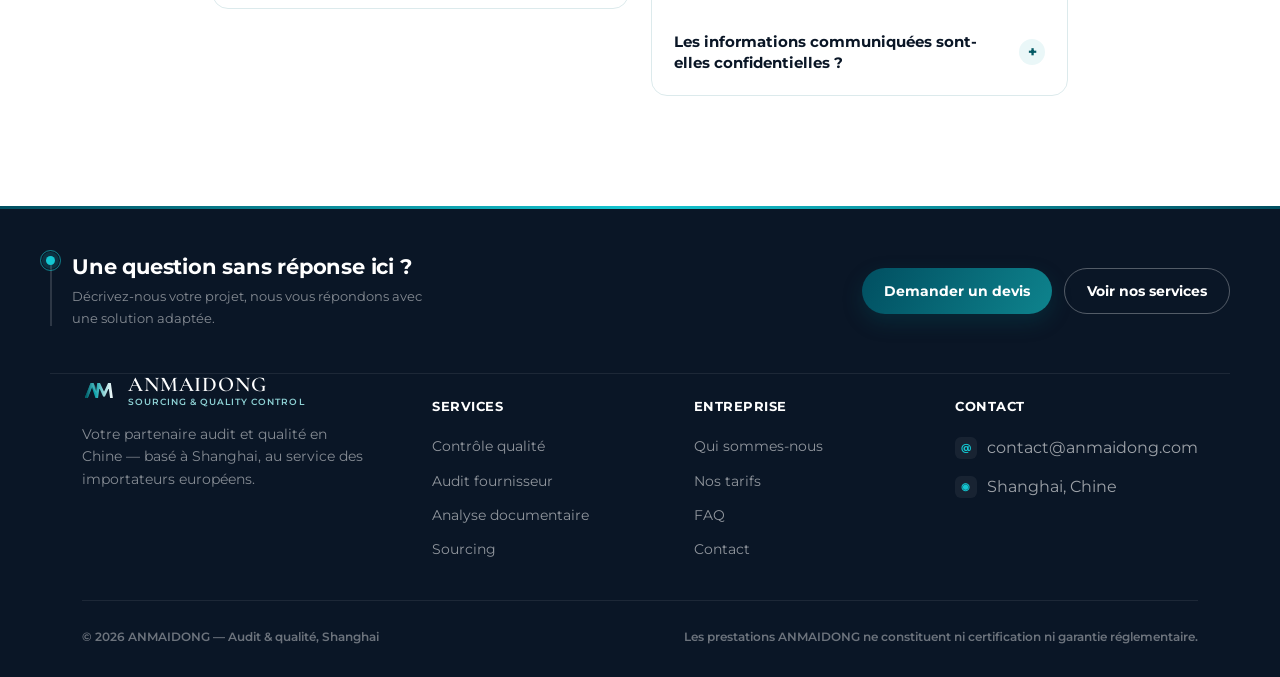
<file: faq.html>
<!DOCTYPE html>
<html lang="fr">
<head>
<meta charset="UTF-8">
<meta name="viewport" content="width=device-width, initial-scale=1.0">
<title>FAQ — ANMAIDONG</title>
<meta name="description" content="Questions fréquentes sur les prestations d'audit qualité, sourcing et contrôle fournisseur en Chine.">
<link rel="icon" type="image/x-icon" href="favicon/favicon.ico">
<link rel="icon" type="image/png" sizes="16x16" href="favicon/favicon-16x16.png">
<link rel="icon" type="image/png" sizes="32x32" href="favicon/favicon-32x32.png">
<link rel="icon" type="image/png" sizes="48x48" href="favicon/favicon-48x48.png">
<link rel="apple-touch-icon" sizes="180x180" href="favicon/apple-touch-icon.png">
<link rel="mask-icon" href="favicon/safari-pinned-tab.svg" color="#0EA3AC">
<link rel="manifest" href="favicon/site.webmanifest">
<meta name="msapplication-TileColor" content="#0A1626">
<meta name="msapplication-config" content="favicon/browserconfig.xml">
<meta name="theme-color" content="#0A1626">
<meta property="og:type" content="website">
<meta property="og:locale" content="fr_FR">
<meta property="og:site_name" content="ANMAIDONG">
<meta property="og:title" content="FAQ — ANMAIDONG">
<meta property="og:description" content="Questions fréquentes sur les prestations d'audit qualité, sourcing et contrôle fournisseur en Chine.">
<meta property="og:image" content="assets/images/og-image.png">
<meta name="twitter:card" content="summary_large_image">
<meta name="twitter:title" content="FAQ — ANMAIDONG">
<meta name="twitter:description" content="Questions fréquentes sur les prestations d'audit qualité, sourcing et contrôle fournisseur en Chine.">
<meta name="twitter:image" content="assets/images/og-image.png">
<link rel="preconnect" href="https://fonts.googleapis.com">
<link rel="preconnect" href="https://fonts.gstatic.com" crossorigin>
<link rel="stylesheet" href="assets/css/style.css">

</head>
<body>
<div class="bg-fx"><div class="bg-grid"></div><div class="orb orb1"></div><div class="orb orb2"></div></div>
<div class="scroll-progress"></div>
<svg width="0" height="0" style="position:absolute">
  <defs>
    <linearGradient id="gradM" x1="0%" y1="50%" x2="100%" y2="50%">
      <stop offset="0%" stop-color="#03737D"/>
      <stop offset="35%" stop-color="#0EA3AC"/>
      <stop offset="68%" stop-color="#8ED2D5"/>
      <stop offset="100%" stop-color="#EAF7F8"/>
    </linearGradient>
    <linearGradient id="gradA" x1="0%" y1="50%" x2="100%" y2="50%">
      <stop offset="0%" stop-color="#02616B"/>
      <stop offset="60%" stop-color="#3FAEB5"/>
      <stop offset="100%" stop-color="#8ED2D5" stop-opacity="0.08"/>
    </linearGradient>
  </defs>
</svg>

<header id="site-header">
  <nav class="wrap">
    <a href="index.html" class="brand">
      <svg viewBox="0 0 700 320" width="40" height="18">
        <polyline points="92,297 206,6 303,297 342,6 454,252 566,6 606,297" fill="none" stroke="url(#gradM)" stroke-width="58" stroke-linecap="round" stroke-linejoin="round"/>
        <polyline points="92,297 206,6 300,175" fill="none" stroke="url(#gradA)" stroke-width="58" stroke-linecap="round" stroke-linejoin="round" opacity="0.9"/>
      </svg>
      <span class="brand-word"><span class="name">ANMAIDONG</span><span class="tag">SOURCING &amp; QUALITY CONTROL</span></span>
    </a>
    <ul class="nav-links">
      <li><a href="qui-sommes-nous.html">Qui sommes-nous</a></li>
      <li class="nav-has-mega">
        <a href="services/index.html">Nos services</a>
        <div class="nav-mega">
          <div class="nav-mega-card">
            <a href="services/controle-qualite.html" class="nav-mega-item"><span class="nm-icon"><svg viewBox="0 0 64 64" xmlns="http://www.w3.org/2000/svg"><g fill="none" stroke="currentColor" stroke-width="3.4" stroke-linecap="round" stroke-linejoin="round"><circle cx="27" cy="27" r="13"/><line x1="36.2" y1="36.2" x2="46" y2="46"/><path d="M21 27 L25.5 31.5 L34 21" stroke-width="3"/></g></svg></span><div><strong>Contrôle qualité</strong><span>Conformité avant expédition</span></div></a>
            <a href="services/audit-fournisseur.html" class="nav-mega-item"><span class="nm-icon"><svg viewBox="0 0 64 64" xmlns="http://www.w3.org/2000/svg"><g fill="none" stroke="currentColor" stroke-width="3.4" stroke-linecap="round" stroke-linejoin="round"><rect x="16" y="12" width="28" height="38" rx="3.5"/><rect x="24" y="8" width="12" height="7" rx="2"/><line x1="22" y1="26" x2="38" y2="26"/><line x1="22" y1="33" x2="38" y2="33"/><line x1="22" y1="40" x2="32" y2="40"/><circle cx="46" cy="44" r="8.5" fill="white" stroke="currentColor"/><path d="M42.3 44 L45 46.7 L50 41" stroke-width="3"/></g></svg></span><div><strong>Audit fournisseur</strong><span>Fiabilité industrielle</span></div></a>
            <a href="services/analyse-documentaire.html" class="nav-mega-item"><span class="nm-icon"><svg viewBox="0 0 64 64" xmlns="http://www.w3.org/2000/svg"><g fill="none" stroke="currentColor" stroke-width="3.4" stroke-linecap="round" stroke-linejoin="round"><rect x="11" y="10" width="24" height="32" rx="2.5" fill="white"/><line x1="16" y1="18" x2="30" y2="18"/><line x1="16" y1="24" x2="30" y2="24"/><line x1="16" y1="30" x2="26" y2="30"/><rect x="24" y="19" width="24" height="32" rx="2.5" fill="white"/><line x1="29" y1="27" x2="43" y2="27"/><line x1="29" y1="33" x2="43" y2="33"/><line x1="29" y1="39" x2="39" y2="39"/></g></svg></span><div><strong>Analyse documentaire</strong><span>Déclaré vs observé</span></div></a>
            <a href="services/sourcing.html" class="nav-mega-item"><span class="nm-icon"><svg viewBox="0 0 64 64" xmlns="http://www.w3.org/2000/svg"><g fill="none" stroke="currentColor" stroke-width="3.4" stroke-linecap="round" stroke-linejoin="round"><circle cx="32" cy="32" r="20"/><path d="M32 20 L37 32 L32 44 L27 32 Z" fill="currentColor"/><circle cx="32" cy="32" r="2.4" fill="white" stroke="none"/></g></svg></span><div><strong>Sourcing</strong><span>Trouver le bon fabricant</span></div></a>
          </div>
        </div>
      </li>
      <li><a href="tarifs.html">Nos tarifs</a></li>
      <li><a href="faq.html">FAQ</a></li>
      <li><a href="contact.html">Contact</a></li>
    </ul>
    <div class="nav-right">
      <a href="contact.html" class="btn btn-primary btn-sm">Demander un devis</a>
      <div class="burger" aria-label="Menu"><span></span></div>
    </div>
  </nav>
</header>
<div class="mobile-menu">
    <a href="index.html">Accueil</a>
    <a href="qui-sommes-nous.html">Qui sommes-nous</a>
    <a href="services/index.html">Nos services</a>
    <a href="tarifs.html">Nos tarifs</a>
    <a href="faq.html">FAQ</a>
    <a href="contact.html">Contact</a>
    <a href="contact.html" class="btn btn-primary btn-block">Demander un devis</a>
</div>

<section class="page-hero compact border-b">
  <div class="wrap hero-grid">
    <div>
      <div class="crumb" data-reveal><a href="index.html">Accueil</a><span class="sep">/</span><span>FAQ</span></div>
      <div class="kicker" data-reveal>QUESTIONS FRÉQUENTES</div>
      <h1 data-reveal data-split style="font-size:clamp(30px,4vw,46px);max-width:20ch;line-height:1.15;">Ce que nos clients nous demandent avant de commencer.</h1>
      <p data-reveal style="font-size:16px;max-width:52ch;margin-top:18px;">11 réponses classées par thème. Une autre question ? Écrivez-nous, nous répondons sous quelques jours ouvrés.</p>
    </div>
    <div data-reveal="right">
      <div class="illus-panel">
        <span class="illus-tag mono">SUPPORT</span>
        <svg viewBox="0 0 240 200" xmlns="http://www.w3.org/2000/svg">
          <rect x="26" y="94" width="150" height="58" rx="10" fill="#fff" stroke="#0A1626" stroke-width="1.4" opacity="0.45"/>
          <rect x="46" y="62" width="150" height="58" rx="10" fill="#fff" stroke="#0A1626" stroke-width="1.4" opacity="0.85"/>
          <line x1="62" y1="82" x2="150" y2="82" stroke="#8ED2D5" stroke-width="3" stroke-linecap="round"/>
          <line x1="62" y1="96" x2="130" y2="96" stroke="#8ED2D5" stroke-width="3" stroke-linecap="round"/>
          <line x1="62" y1="110" x2="170" y2="110" stroke="#DCEAEC" stroke-width="1.4"/>
          <circle cx="182" cy="56" r="30" fill="#045A65"/>
          <text x="182" y="67" font-family="Montserrat, sans-serif" font-weight="800" font-size="28" fill="#fff" text-anchor="middle">?</text>
          <circle class="illus-node" cx="208" cy="34" r="5" fill="#14C6D1"/>
          <path class="illus-draw" d="M40,152 l10,10 16,-18" fill="none" stroke="#0EA3AC" stroke-width="3.4" stroke-linecap="round" stroke-linejoin="round"/>
        </svg>
      </div>
    </div>
  </div>
</section>
<section>
  <div class="wrap" style="max-width:920px;">
    <div class="faq-tabs" data-reveal>
      <button class="faq-tab active" data-cat="all">Toutes les questions</button>
      <button class="faq-tab" data-cat="processus">Déroulement d'une mission</button>
      <button class="faq-tab" data-cat="confiance">Confiance &amp; indépendance</button>
      <button class="faq-tab" data-cat="resultats">Rapport &amp; décision</button>
    </div>
    <div class="faq-list">
      <div class="faq-item open" data-reveal data-cat="processus" style="--i:0">
        <span class="faq-cat-tag">PROCESSUS</span>
        <div class="faq-q"><span>Quand effectuer une inspection qualité ?</span><span class="plus">+</span></div>
        <div class="faq-a"><p>Avant la production, pendant la fabrication, avant l'expédition (la plus courante), ou lors du chargement du conteneur. Nous vous conseillons la solution la plus adaptée à votre projet.</p></div>
      </div>
      <div class="faq-item" data-reveal data-cat="processus" style="--i:1">
        <span class="faq-cat-tag">PROCESSUS</span>
        <div class="faq-q"><span>Quand réaliser un audit fournisseur ?</span><span class="plus">+</span></div>
        <div class="faq-a"><p>Avant de travailler avec un nouveau fournisseur, avant une production importante, ou en cas de problèmes récurrents de qualité ou de livraison.</p></div>
      </div>
      <div class="faq-item" data-reveal data-cat="processus" style="--i:2">
        <span class="faq-cat-tag">PROCESSUS</span>
        <div class="faq-q"><span>Combien de temps pour organiser une intervention ?</span><span class="plus">+</span></div>
        <div class="faq-a"><p>Généralement quelques jours ouvrés après validation de votre commande, selon la localisation de l'usine. Un planning prévisionnel vous est communiqué dès réception de votre demande.</p></div>
      </div>
      <div class="faq-item" data-reveal data-cat="confiance" style="--i:3">
        <span class="faq-cat-tag">CONFIANCE</span>
        <div class="faq-q"><span>Travaillez-vous partout en Chine ?</span><span class="plus">+</span></div>
        <div class="faq-a"><p>Oui. Basée à Shanghai, ANMAIDONG intervient sur l'ensemble du territoire chinois grâce à son réseau de partenaires et d'inspecteurs.</p></div>
      </div>
      <div class="faq-item" data-reveal data-cat="resultats" style="--i:4">
        <span class="faq-cat-tag">RÉSULTATS</span>
        <div class="faq-q"><span>Comment recevons-nous le rapport ?</span><span class="plus">+</span></div>
        <div class="faq-a"><p>Un rapport détaillé au format PDF, illustré de photographies, généralement transmis sous 24 à 48 heures après l'intervention.</p></div>
      </div>
      <div class="faq-item" data-reveal data-cat="resultats" style="--i:5">
        <span class="faq-cat-tag">RÉSULTATS</span>
        <div class="faq-q"><span>Que se passe-t-il si le contrôle est non conforme ?</span><span class="plus">+</span></div>
        <div class="faq-a"><p>Le rapport détaille les défauts constatés et leur gravité. Vous pouvez demander des corrections, une nouvelle inspection, négocier, ou reporter l'expédition — la décision finale vous appartient.</p></div>
      </div>
      <div class="faq-item" data-reveal data-cat="confiance" style="--i:6">
        <span class="faq-cat-tag">CONFIANCE</span>
        <div class="faq-q"><span>Travaillez-vous uniquement avec des clients européens ?</span><span class="plus">+</span></div>
        <div class="faq-a"><p>Oui. ANMAIDONG accompagne exclusivement des entreprises établies en Europe souhaitant sécuriser leurs achats et leurs approvisionnements en Chine.</p></div>
      </div>
      <div class="faq-item" data-reveal data-cat="confiance" style="--i:7">
        <span class="faq-cat-tag">CONFIANCE</span>
        <div class="faq-q"><span>Les inspections sont-elles réalisées de manière indépendante ?</span><span class="plus">+</span></div>
        <div class="faq-a"><p>Oui. Nos inspections et audits sont réalisés de manière impartiale, sans influence du fournisseur.</p></div>
      </div>
      <div class="faq-item" data-reveal data-cat="processus" style="--i:0">
        <span class="faq-cat-tag">PROCESSUS</span>
        <div class="faq-q"><span>Faut-il prévenir le fournisseur avant votre intervention ?</span><span class="plus">+</span></div>
        <div class="faq-a"><p>Dans la plupart des cas, oui. L'intervention est organisée en coordination avec le fournisseur afin de garantir l'accès aux installations.</p></div>
      </div>
      <div class="faq-item" data-reveal data-cat="processus" style="--i:1">
        <span class="faq-cat-tag">PROCESSUS</span>
        <div class="faq-q"><span>Pouvez-vous adapter votre inspection à notre cahier des charges ?</span><span class="plus">+</span></div>
        <div class="faq-a"><p>Oui. Toutes nos missions sont préparées selon vos exigences techniques, critères qualité ou exigences d'emballage.</p></div>
      </div>
      <div class="faq-item" data-reveal data-cat="confiance" style="--i:2">
        <span class="faq-cat-tag">CONFIANCE</span>
        <div class="faq-q"><span>Les informations communiquées sont-elles confidentielles ?</span><span class="plus">+</span></div>
        <div class="faq-a"><p>Absolument. Toutes les informations échangées sont traitées de manière strictement confidentielle, sans communication à un tiers sans votre accord.</p></div>
      </div>
    </div>
  </div>
</section>

<footer>
  <div class="wrap footer-cta">
    <div class="footer-cta-inner">
      <div class="footer-cta-text">
        <span class="footer-cta-dot"></span>
        <div data-reveal>
          <h2 data-split>Une question sans réponse ici ?</h2>
          <p>Décrivez-nous votre projet, nous vous répondons avec une solution adaptée.</p>
        </div>
      </div>
      <div class="actions" data-reveal>
        <a href="contact.html" class="btn btn-primary magnetic">Demander un devis</a>
        <a href="services/index.html" class="btn btn-ghost" style="border-color:rgba(255,255,255,0.3);color:#fff;">Voir nos services</a>
      </div>
    </div>
  </div>
  <div class="wrap">
    <div class="footer-grid">
      <div class="footer-col">
        <a href="index.html" class="brand" style="margin-bottom:16px;">
          <svg viewBox="0 0 700 320" width="34" height="15.5">
        <polyline points="92,297 206,6 303,297 342,6 454,252 566,6 606,297" fill="none" stroke="url(#gradM)" stroke-width="58" stroke-linecap="round" stroke-linejoin="round"/>
        <polyline points="92,297 206,6 300,175" fill="none" stroke="url(#gradA)" stroke-width="58" stroke-linecap="round" stroke-linejoin="round" opacity="0.9"/>
      </svg>
          <span class="brand-word"><span class="name">ANMAIDONG</span><span class="tag">SOURCING &amp; QUALITY CONTROL</span></span>
        </a>
        <p style="color:rgba(255,255,255,0.5);font-size:13.5px;max-width:32ch;">Votre partenaire audit et qualité en Chine — basé à Shanghai, au service des importateurs européens.</p>
      </div>
      <div class="footer-col">
        <h5>SERVICES</h5>
        <ul>
          <li><a href="services/controle-qualite.html">Contrôle qualité</a></li>
          <li><a href="services/audit-fournisseur.html">Audit fournisseur</a></li>
          <li><a href="services/analyse-documentaire.html">Analyse documentaire</a></li>
          <li><a href="services/sourcing.html">Sourcing</a></li>
        </ul>
      </div>
      <div class="footer-col">
        <h5>ENTREPRISE</h5>
        <ul>
          <li><a href="qui-sommes-nous.html">Qui sommes-nous</a></li>
          <li><a href="tarifs.html">Nos tarifs</a></li>
          <li><a href="faq.html">FAQ</a></li>
          <li><a href="contact.html">Contact</a></li>
        </ul>
      </div>
      <div class="footer-col">
        <h5>CONTACT</h5>
        <ul>
          <li><span class="fc-icon">@</span>contact@anmaidong.com</li>
          <li><span class="fc-icon">◉</span>Shanghai, Chine</li>
        </ul>
      </div>
    </div>
    <div class="footer-bottom">
      <span class="foot-note">© 2026 ANMAIDONG — Audit &amp; qualité, Shanghai</span>
      <span class="foot-note">Les prestations ANMAIDONG ne constituent ni certification ni garantie réglementaire.</span>
    </div>
  </div>
</footer>
<button class="back-to-top" aria-label="Retour en haut">
  <svg viewBox="0 0 24 24" fill="none" stroke="currentColor" stroke-width="2.2" stroke-linecap="round" stroke-linejoin="round"><line x1="12" y1="19" x2="12" y2="5"/><polyline points="5,12 12,5 19,12"/></svg>
</button>
<script src="assets/js/main.js"></script>
</body>
</html>
</file>
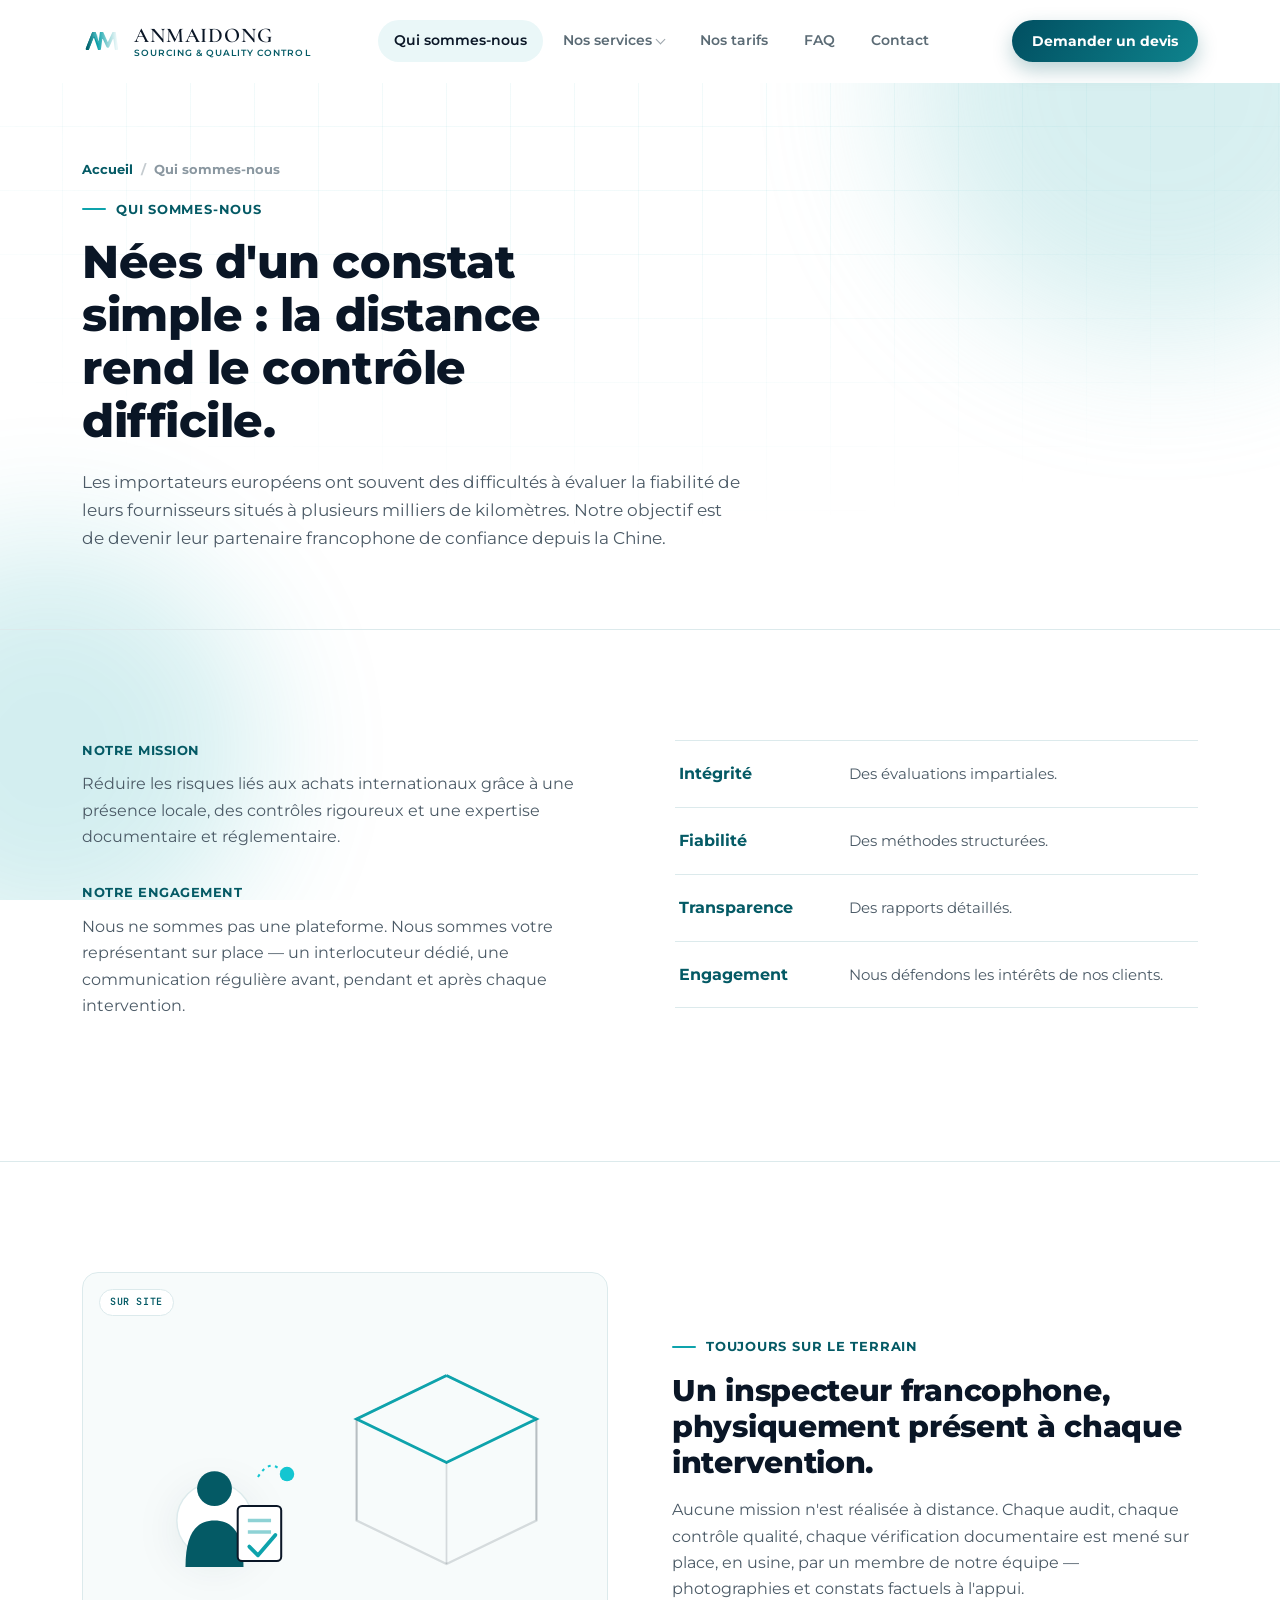
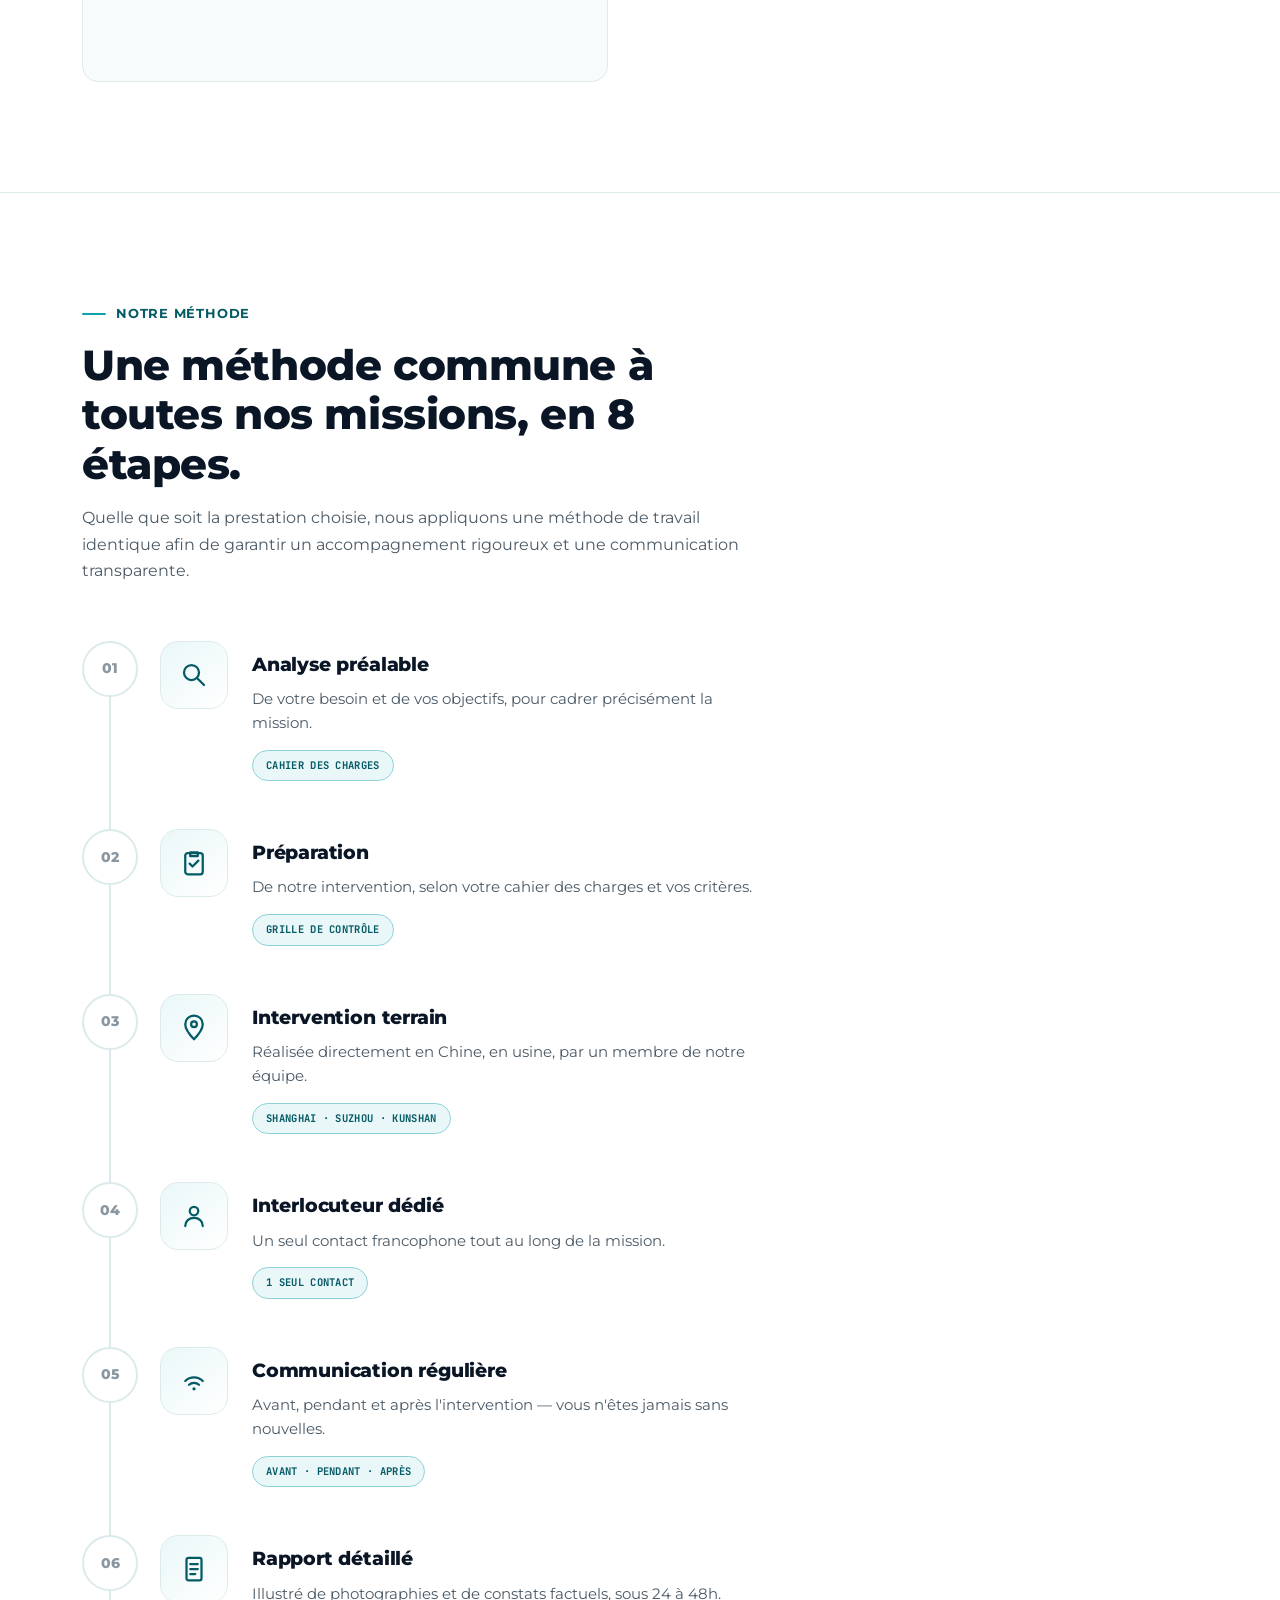
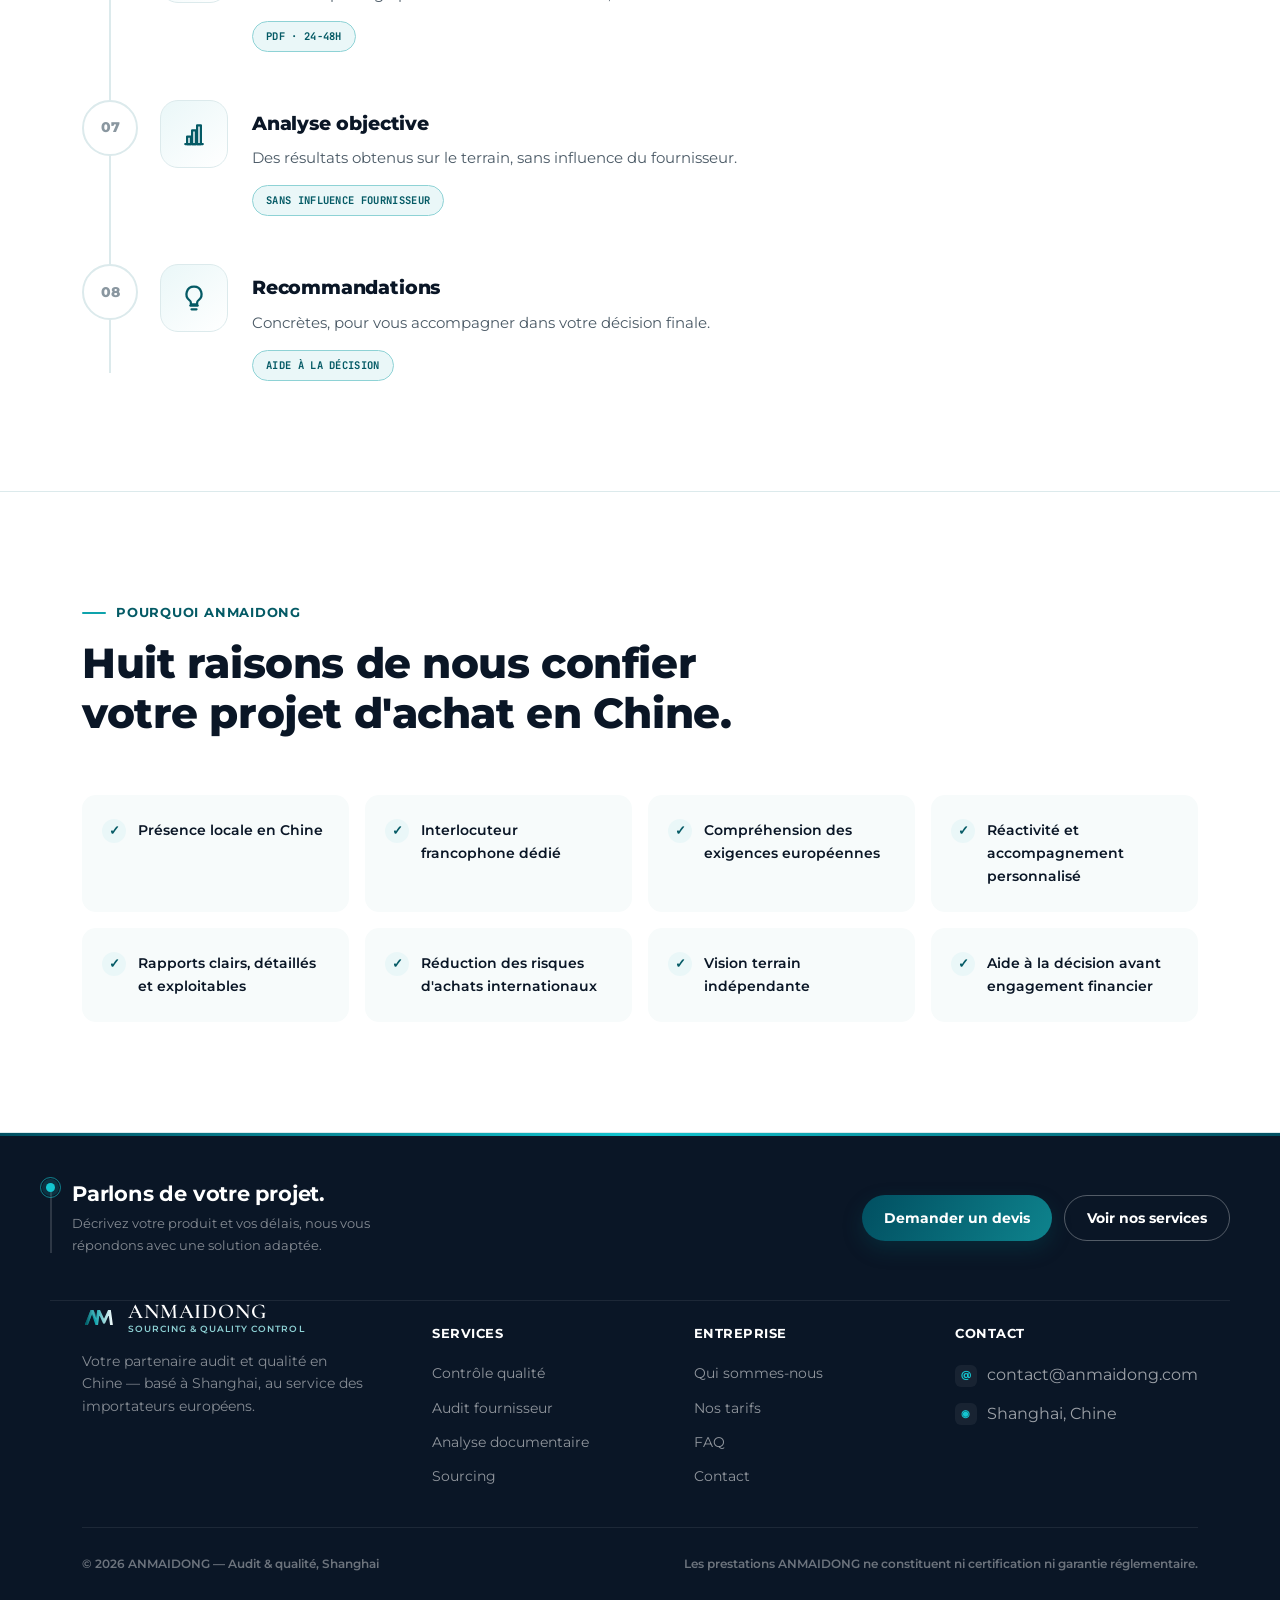
<file: qui-sommes-nous.html>
<!DOCTYPE html>
<html lang="fr">
<head>
<meta charset="UTF-8">
<meta name="viewport" content="width=device-width, initial-scale=1.0">
<title>Qui sommes-nous — ANMAIDONG</title>
<meta name="description" content="ANMAIDONG, partenaire francophone d'audit et de qualité basé à Shanghai pour les importateurs européens.">
<link rel="icon" type="image/x-icon" href="favicon/favicon.ico">
<link rel="icon" type="image/png" sizes="16x16" href="favicon/favicon-16x16.png">
<link rel="icon" type="image/png" sizes="32x32" href="favicon/favicon-32x32.png">
<link rel="icon" type="image/png" sizes="48x48" href="favicon/favicon-48x48.png">
<link rel="apple-touch-icon" sizes="180x180" href="favicon/apple-touch-icon.png">
<link rel="mask-icon" href="favicon/safari-pinned-tab.svg" color="#0EA3AC">
<link rel="manifest" href="favicon/site.webmanifest">
<meta name="msapplication-TileColor" content="#0A1626">
<meta name="msapplication-config" content="favicon/browserconfig.xml">
<meta name="theme-color" content="#0A1626">
<meta property="og:type" content="website">
<meta property="og:locale" content="fr_FR">
<meta property="og:site_name" content="ANMAIDONG">
<meta property="og:title" content="Qui sommes-nous — ANMAIDONG">
<meta property="og:description" content="ANMAIDONG, partenaire francophone d'audit et de qualité basé à Shanghai pour les importateurs européens.">
<meta property="og:image" content="assets/images/og-image.png">
<meta name="twitter:card" content="summary_large_image">
<meta name="twitter:title" content="Qui sommes-nous — ANMAIDONG">
<meta name="twitter:description" content="ANMAIDONG, partenaire francophone d'audit et de qualité basé à Shanghai pour les importateurs européens.">
<meta name="twitter:image" content="assets/images/og-image.png">
<link rel="preconnect" href="https://fonts.googleapis.com">
<link rel="preconnect" href="https://fonts.gstatic.com" crossorigin>
<link rel="stylesheet" href="assets/css/style.css">

</head>
<body>
<div class="bg-fx"><div class="bg-grid"></div><div class="orb orb1"></div><div class="orb orb2"></div></div>
<div class="scroll-progress"></div>
<svg width="0" height="0" style="position:absolute">
  <defs>
    <linearGradient id="gradM" x1="0%" y1="50%" x2="100%" y2="50%">
      <stop offset="0%" stop-color="#03737D"/>
      <stop offset="35%" stop-color="#0EA3AC"/>
      <stop offset="68%" stop-color="#8ED2D5"/>
      <stop offset="100%" stop-color="#EAF7F8"/>
    </linearGradient>
    <linearGradient id="gradA" x1="0%" y1="50%" x2="100%" y2="50%">
      <stop offset="0%" stop-color="#02616B"/>
      <stop offset="60%" stop-color="#3FAEB5"/>
      <stop offset="100%" stop-color="#8ED2D5" stop-opacity="0.08"/>
    </linearGradient>
  </defs>
</svg>

<header id="site-header">
  <nav class="wrap">
    <a href="index.html" class="brand">
      <svg viewBox="0 0 700 320" width="40" height="18">
        <polyline points="92,297 206,6 303,297 342,6 454,252 566,6 606,297" fill="none" stroke="url(#gradM)" stroke-width="58" stroke-linecap="round" stroke-linejoin="round"/>
        <polyline points="92,297 206,6 300,175" fill="none" stroke="url(#gradA)" stroke-width="58" stroke-linecap="round" stroke-linejoin="round" opacity="0.9"/>
      </svg>
      <span class="brand-word"><span class="name">ANMAIDONG</span><span class="tag">SOURCING &amp; QUALITY CONTROL</span></span>
    </a>
    <ul class="nav-links">
      <li><a href="qui-sommes-nous.html">Qui sommes-nous</a></li>
      <li class="nav-has-mega">
        <a href="services/index.html">Nos services</a>
        <div class="nav-mega">
          <div class="nav-mega-card">
            <a href="services/controle-qualite.html" class="nav-mega-item"><span class="nm-icon"><svg viewBox="0 0 64 64" xmlns="http://www.w3.org/2000/svg"><g fill="none" stroke="currentColor" stroke-width="3.4" stroke-linecap="round" stroke-linejoin="round"><circle cx="27" cy="27" r="13"/><line x1="36.2" y1="36.2" x2="46" y2="46"/><path d="M21 27 L25.5 31.5 L34 21" stroke-width="3"/></g></svg></span><div><strong>Contrôle qualité</strong><span>Conformité avant expédition</span></div></a>
            <a href="services/audit-fournisseur.html" class="nav-mega-item"><span class="nm-icon"><svg viewBox="0 0 64 64" xmlns="http://www.w3.org/2000/svg"><g fill="none" stroke="currentColor" stroke-width="3.4" stroke-linecap="round" stroke-linejoin="round"><rect x="16" y="12" width="28" height="38" rx="3.5"/><rect x="24" y="8" width="12" height="7" rx="2"/><line x1="22" y1="26" x2="38" y2="26"/><line x1="22" y1="33" x2="38" y2="33"/><line x1="22" y1="40" x2="32" y2="40"/><circle cx="46" cy="44" r="8.5" fill="white" stroke="currentColor"/><path d="M42.3 44 L45 46.7 L50 41" stroke-width="3"/></g></svg></span><div><strong>Audit fournisseur</strong><span>Fiabilité industrielle</span></div></a>
            <a href="services/analyse-documentaire.html" class="nav-mega-item"><span class="nm-icon"><svg viewBox="0 0 64 64" xmlns="http://www.w3.org/2000/svg"><g fill="none" stroke="currentColor" stroke-width="3.4" stroke-linecap="round" stroke-linejoin="round"><rect x="11" y="10" width="24" height="32" rx="2.5" fill="white"/><line x1="16" y1="18" x2="30" y2="18"/><line x1="16" y1="24" x2="30" y2="24"/><line x1="16" y1="30" x2="26" y2="30"/><rect x="24" y="19" width="24" height="32" rx="2.5" fill="white"/><line x1="29" y1="27" x2="43" y2="27"/><line x1="29" y1="33" x2="43" y2="33"/><line x1="29" y1="39" x2="39" y2="39"/></g></svg></span><div><strong>Analyse documentaire</strong><span>Déclaré vs observé</span></div></a>
            <a href="services/sourcing.html" class="nav-mega-item"><span class="nm-icon"><svg viewBox="0 0 64 64" xmlns="http://www.w3.org/2000/svg"><g fill="none" stroke="currentColor" stroke-width="3.4" stroke-linecap="round" stroke-linejoin="round"><circle cx="32" cy="32" r="20"/><path d="M32 20 L37 32 L32 44 L27 32 Z" fill="currentColor"/><circle cx="32" cy="32" r="2.4" fill="white" stroke="none"/></g></svg></span><div><strong>Sourcing</strong><span>Trouver le bon fabricant</span></div></a>
          </div>
        </div>
      </li>
      <li><a href="tarifs.html">Nos tarifs</a></li>
      <li><a href="faq.html">FAQ</a></li>
      <li><a href="contact.html">Contact</a></li>
    </ul>
    <div class="nav-right">
      <a href="contact.html" class="btn btn-primary btn-sm">Demander un devis</a>
      <div class="burger" aria-label="Menu"><span></span></div>
    </div>
  </nav>
</header>
<div class="mobile-menu">
    <a href="index.html">Accueil</a>
    <a href="qui-sommes-nous.html">Qui sommes-nous</a>
    <a href="services/index.html">Nos services</a>
    <a href="tarifs.html">Nos tarifs</a>
    <a href="faq.html">FAQ</a>
    <a href="contact.html">Contact</a>
    <a href="contact.html" class="btn btn-primary btn-block">Demander un devis</a>
</div>

<section class="page-hero compact border-b">
  <div class="wrap">
    <div class="crumb" data-reveal><a href="index.html">Accueil</a><span class="sep">/</span><span>Qui sommes-nous</span></div>
    <div class="kicker" data-reveal>QUI SOMMES-NOUS</div>
    <h1 data-reveal data-split style="font-size:clamp(30px,4vw,46px);max-width:16ch;line-height:1.15;margin-bottom:20px;">Nées d'un constat simple : la distance rend le contrôle difficile.</h1>
    <p data-reveal style="font-size:17px;max-width:60ch;">Les importateurs européens ont souvent des difficultés à évaluer la fiabilité de leurs fournisseurs situés à plusieurs milliers de kilomètres. Notre objectif est de devenir leur partenaire francophone de confiance depuis la Chine.</p>
  </div>
</section>

<section class="border-b">
  <div class="wrap about-grid">
    <div data-reveal="left">
      <div class="about-block">
        <h3>NOTRE MISSION</h3>
        <p>Réduire les risques liés aux achats internationaux grâce à une présence locale, des contrôles rigoureux et une expertise documentaire et réglementaire.</p>
      </div>
      <div class="about-block">
        <h3>NOTRE ENGAGEMENT</h3>
        <p>Nous ne sommes pas une plateforme. Nous sommes votre représentant sur place — un interlocuteur dédié, une communication régulière avant, pendant et après chaque intervention.</p>
      </div>
    </div>
    <ul class="values-list" data-reveal="right">
      <li><strong>Intégrité</strong><p>Des évaluations impartiales.</p></li>
      <li><strong>Fiabilité</strong><p>Des méthodes structurées.</p></li>
      <li><strong>Transparence</strong><p>Des rapports détaillés.</p></li>
      <li><strong>Engagement</strong><p>Nous défendons les intérêts de nos clients.</p></li>
    </ul>
  </div>
</section>

<section class="border-b">
  <div class="wrap zigzag">
    <div data-reveal="left">
      <div class="illus-panel">
        <span class="illus-tag mono">SUR SITE</span>
        <svg viewBox="0 0 320 240" xmlns="http://www.w3.org/2000/svg">
          <polygon points="230,50 292,80 292,150 230,180 168,150 168,80" fill="none" stroke="#0A1626" stroke-width="1.6" opacity="0.14"/>
          <polygon class="illus-draw" points="230,50 292,80 230,110 168,80" fill="none" stroke="#0EA3AC" stroke-width="2"/>
          <line x1="230" y1="110" x2="230" y2="180" stroke="#0A1626" stroke-width="1.2" opacity="0.14"/>
          <line x1="168" y1="80" x2="168" y2="150" stroke="#0A1626" stroke-width="1.2" opacity="0.14"/>
          <line x1="292" y1="80" x2="292" y2="150" stroke="#0A1626" stroke-width="1.2" opacity="0.14"/>
          <circle class="illus-float" cx="70" cy="150" r="26"/>
          <circle cx="70" cy="128" r="12" fill="#045A65"/>
          <path d="M50,182 C50,158 58,150 70,150 C82,150 90,158 90,182" fill="#045A65"/>
          <rect x="86" y="140" width="30" height="38" rx="3" fill="#fff" stroke="#0A1626" stroke-width="1.4"/>
          <line x1="93" y1="150" x2="109" y2="150" stroke="#8ED2D5" stroke-width="2.4"/>
          <line x1="93" y1="158" x2="109" y2="158" stroke="#8ED2D5" stroke-width="2.4"/>
          <path class="illus-draw" d="M94,168 l6,6 12,-14" fill="none" stroke="#0EA3AC" stroke-width="2.6" stroke-linecap="round" stroke-linejoin="round"/>
          <circle class="illus-node" cx="120" cy="118" r="5" fill="#14C6D1"/>
          <path d="M100,120 C106,110 112,110 118,118" fill="none" stroke="#14C6D1" stroke-width="1.4" stroke-dasharray="2 3"/>
        </svg>
      </div>
    </div>
    <div class="zz-text" data-reveal="right">
      <div class="kicker">TOUJOURS SUR LE TERRAIN</div>
      <h3>Un inspecteur francophone, physiquement présent à chaque intervention.</h3>
      <p>Aucune mission n'est réalisée à distance. Chaque audit, chaque contrôle qualité, chaque vérification documentaire est mené sur place, en usine, par un membre de notre équipe — photographies et constats factuels à l'appui.</p>
    </div>
  </div>
</section>

<section class="border-b">
  <div class="wrap">
    <div class="kicker" data-reveal>NOTRE MÉTHODE</div>
    <div class="section-head" data-reveal>
      <h2>Une méthode commune à toutes nos missions, en 8 étapes.</h2>
      <p>Quelle que soit la prestation choisie, nous appliquons une méthode de travail identique afin de garantir un accompagnement rigoureux et une communication transparente.</p>
    </div>
    <div class="method-wrap">
      <div class="method-fill"></div>
      <div class="method-row">
        <span class="method-num">01</span>
        <div class="method-icon"><svg viewBox="0 0 24 24" fill="none" stroke="currentColor" stroke-width="1.8" stroke-linecap="round" stroke-linejoin="round"><circle cx="10" cy="10" r="6"/><line x1="15" y1="15" x2="20" y2="20"/></svg></div>
        <div class="method-body">
          <h4>Analyse préalable</h4>
          <p>De votre besoin et de vos objectifs, pour cadrer précisément la mission.</p>
          <span class="hmethod-chip">CAHIER DES CHARGES</span>
        </div>
      </div>
      <div class="method-row">
        <span class="method-num">02</span>
        <div class="method-icon"><svg viewBox="0 0 24 24" fill="none" stroke="currentColor" stroke-width="1.8" stroke-linecap="round" stroke-linejoin="round"><rect x="5" y="4" width="14" height="17" rx="2"/><path d="M9 3.5h6v3H9z"/><path d="M8.5 12.5l2.3 2.3 4.7-4.7"/></svg></div>
        <div class="method-body">
          <h4>Préparation</h4>
          <p>De notre intervention, selon votre cahier des charges et vos critères.</p>
          <span class="hmethod-chip">GRILLE DE CONTRÔLE</span>
        </div>
      </div>
      <div class="method-row">
        <span class="method-num">03</span>
        <div class="method-icon"><svg viewBox="0 0 24 24" fill="none" stroke="currentColor" stroke-width="1.8" stroke-linecap="round" stroke-linejoin="round"><path d="M12 21s7-7.2 7-12a7 7 0 10-14 0c0 4.8 7 12 7 12z"/><circle cx="12" cy="9" r="2.3"/></svg></div>
        <div class="method-body">
          <h4>Intervention terrain</h4>
          <p>Réalisée directement en Chine, en usine, par un membre de notre équipe.</p>
          <span class="hmethod-chip">SHANGHAI · SUZHOU · KUNSHAN</span>
        </div>
      </div>
      <div class="method-row">
        <span class="method-num">04</span>
        <div class="method-icon"><svg viewBox="0 0 24 24" fill="none" stroke="currentColor" stroke-width="1.8" stroke-linecap="round" stroke-linejoin="round"><circle cx="12" cy="8" r="3.4"/><path d="M5 20c0-4 3-6.5 7-6.5s7 2.5 7 6.5"/></svg></div>
        <div class="method-body">
          <h4>Interlocuteur dédié</h4>
          <p>Un seul contact francophone tout au long de la mission.</p>
          <span class="hmethod-chip">1 SEUL CONTACT</span>
        </div>
      </div>
      <div class="method-row">
        <span class="method-num">05</span>
        <div class="method-icon"><svg viewBox="0 0 24 24" fill="none" stroke="currentColor" stroke-width="1.8" stroke-linecap="round" stroke-linejoin="round"><path d="M5 12a10 10 0 0114 0"/><path d="M8 15a6 6 0 018 0"/><circle cx="12" cy="18.2" r="1.3" fill="currentColor" stroke="none"/></svg></div>
        <div class="method-body">
          <h4>Communication régulière</h4>
          <p>Avant, pendant et après l'intervention — vous n'êtes jamais sans nouvelles.</p>
          <span class="hmethod-chip">AVANT · PENDANT · APRÈS</span>
        </div>
      </div>
      <div class="method-row">
        <span class="method-num">06</span>
        <div class="method-icon"><svg viewBox="0 0 24 24" fill="none" stroke="currentColor" stroke-width="1.8" stroke-linecap="round" stroke-linejoin="round"><rect x="6" y="3" width="12" height="18" rx="1.5"/><line x1="9" y1="8" x2="15" y2="8"/><line x1="9" y1="12" x2="15" y2="12"/><line x1="9" y1="16" x2="13" y2="16"/></svg></div>
        <div class="method-body">
          <h4>Rapport détaillé</h4>
          <p>Illustré de photographies et de constats factuels, sous 24 à 48h.</p>
          <span class="hmethod-chip">PDF · 24-48H</span>
        </div>
      </div>
      <div class="method-row">
        <span class="method-num">07</span>
        <div class="method-icon"><svg viewBox="0 0 24 24" fill="none" stroke="currentColor" stroke-width="1.8" stroke-linecap="round" stroke-linejoin="round"><line x1="5" y1="20" x2="19" y2="20"/><rect x="6.5" y="14" width="3" height="6"/><rect x="10.5" y="9" width="3" height="11"/><rect x="14.5" y="5" width="3" height="15"/></svg></div>
        <div class="method-body">
          <h4>Analyse objective</h4>
          <p>Des résultats obtenus sur le terrain, sans influence du fournisseur.</p>
          <span class="hmethod-chip">SANS INFLUENCE FOURNISSEUR</span>
        </div>
      </div>
      <div class="method-row">
        <span class="method-num">08</span>
        <div class="method-icon"><svg viewBox="0 0 24 24" fill="none" stroke="currentColor" stroke-width="1.8" stroke-linecap="round" stroke-linejoin="round"><path d="M9 18h6"/><path d="M10 21h4"/><path d="M12 3a6 6 0 00-3.5 10.9c.6.4 1 1.1 1 1.9V17h5v-1.2c0-.8.4-1.5 1-1.9A6 6 0 0012 3z"/></svg></div>
        <div class="method-body">
          <h4>Recommandations</h4>
          <p>Concrètes, pour vous accompagner dans votre décision finale.</p>
          <span class="hmethod-chip">AIDE À LA DÉCISION</span>
        </div>
      </div>
    </div>
  </div>
</section>


<section id="pourquoi" class="border-b">
  <div class="wrap">
    <div class="kicker" data-reveal>POURQUOI ANMAIDONG</div>
    <div class="section-head" data-reveal><h2>Huit raisons de nous confier votre projet d'achat en Chine.</h2></div>
    <div class="why-grid" data-reveal-group>
      <div class="why-item" data-reveal style="--i:0"><span class="mark">✓</span>Présence locale en Chine</div>
      <div class="why-item" data-reveal style="--i:1"><span class="mark">✓</span>Interlocuteur francophone dédié</div>
      <div class="why-item" data-reveal style="--i:2"><span class="mark">✓</span>Compréhension des exigences européennes</div>
      <div class="why-item" data-reveal style="--i:3"><span class="mark">✓</span>Réactivité et accompagnement personnalisé</div>
      <div class="why-item" data-reveal style="--i:4"><span class="mark">✓</span>Rapports clairs, détaillés et exploitables</div>
      <div class="why-item" data-reveal style="--i:5"><span class="mark">✓</span>Réduction des risques d'achats internationaux</div>
      <div class="why-item" data-reveal style="--i:6"><span class="mark">✓</span>Vision terrain indépendante</div>
      <div class="why-item" data-reveal style="--i:7"><span class="mark">✓</span>Aide à la décision avant engagement financier</div>
    </div>
  </div>
</section>

<footer>
  <div class="wrap footer-cta">
    <div class="footer-cta-inner">
      <div class="footer-cta-text">
        <span class="footer-cta-dot"></span>
        <div data-reveal>
          <h2 data-split>Parlons de votre projet.</h2>
          <p>Décrivez votre produit et vos délais, nous vous répondons avec une solution adaptée.</p>
        </div>
      </div>
      <div class="actions" data-reveal>
        <a href="contact.html" class="btn btn-primary magnetic">Demander un devis</a>
        <a href="services/index.html" class="btn btn-ghost" style="border-color:rgba(255,255,255,0.3);color:#fff;">Voir nos services</a>
      </div>
    </div>
  </div>
  <div class="wrap">
    <div class="footer-grid">
      <div class="footer-col">
        <a href="index.html" class="brand" style="margin-bottom:16px;">
          <svg viewBox="0 0 700 320" width="34" height="15.5">
        <polyline points="92,297 206,6 303,297 342,6 454,252 566,6 606,297" fill="none" stroke="url(#gradM)" stroke-width="58" stroke-linecap="round" stroke-linejoin="round"/>
        <polyline points="92,297 206,6 300,175" fill="none" stroke="url(#gradA)" stroke-width="58" stroke-linecap="round" stroke-linejoin="round" opacity="0.9"/>
      </svg>
          <span class="brand-word"><span class="name">ANMAIDONG</span><span class="tag">SOURCING &amp; QUALITY CONTROL</span></span>
        </a>
        <p style="color:rgba(255,255,255,0.5);font-size:13.5px;max-width:32ch;">Votre partenaire audit et qualité en Chine — basé à Shanghai, au service des importateurs européens.</p>
      </div>
      <div class="footer-col">
        <h5>SERVICES</h5>
        <ul>
          <li><a href="services/controle-qualite.html">Contrôle qualité</a></li>
          <li><a href="services/audit-fournisseur.html">Audit fournisseur</a></li>
          <li><a href="services/analyse-documentaire.html">Analyse documentaire</a></li>
          <li><a href="services/sourcing.html">Sourcing</a></li>
        </ul>
      </div>
      <div class="footer-col">
        <h5>ENTREPRISE</h5>
        <ul>
          <li><a href="qui-sommes-nous.html">Qui sommes-nous</a></li>
          <li><a href="tarifs.html">Nos tarifs</a></li>
          <li><a href="faq.html">FAQ</a></li>
          <li><a href="contact.html">Contact</a></li>
        </ul>
      </div>
      <div class="footer-col">
        <h5>CONTACT</h5>
        <ul>
          <li><span class="fc-icon">@</span>contact@anmaidong.com</li>
          <li><span class="fc-icon">◉</span>Shanghai, Chine</li>
        </ul>
      </div>
    </div>
    <div class="footer-bottom">
      <span class="foot-note">© 2026 ANMAIDONG — Audit &amp; qualité, Shanghai</span>
      <span class="foot-note">Les prestations ANMAIDONG ne constituent ni certification ni garantie réglementaire.</span>
    </div>
  </div>
</footer>
<button class="back-to-top" aria-label="Retour en haut">
  <svg viewBox="0 0 24 24" fill="none" stroke="currentColor" stroke-width="2.2" stroke-linecap="round" stroke-linejoin="round"><line x1="12" y1="19" x2="12" y2="5"/><polyline points="5,12 12,5 19,12"/></svg>
</button>
<script src="assets/js/main.js"></script>
</body>
</html>
</file>
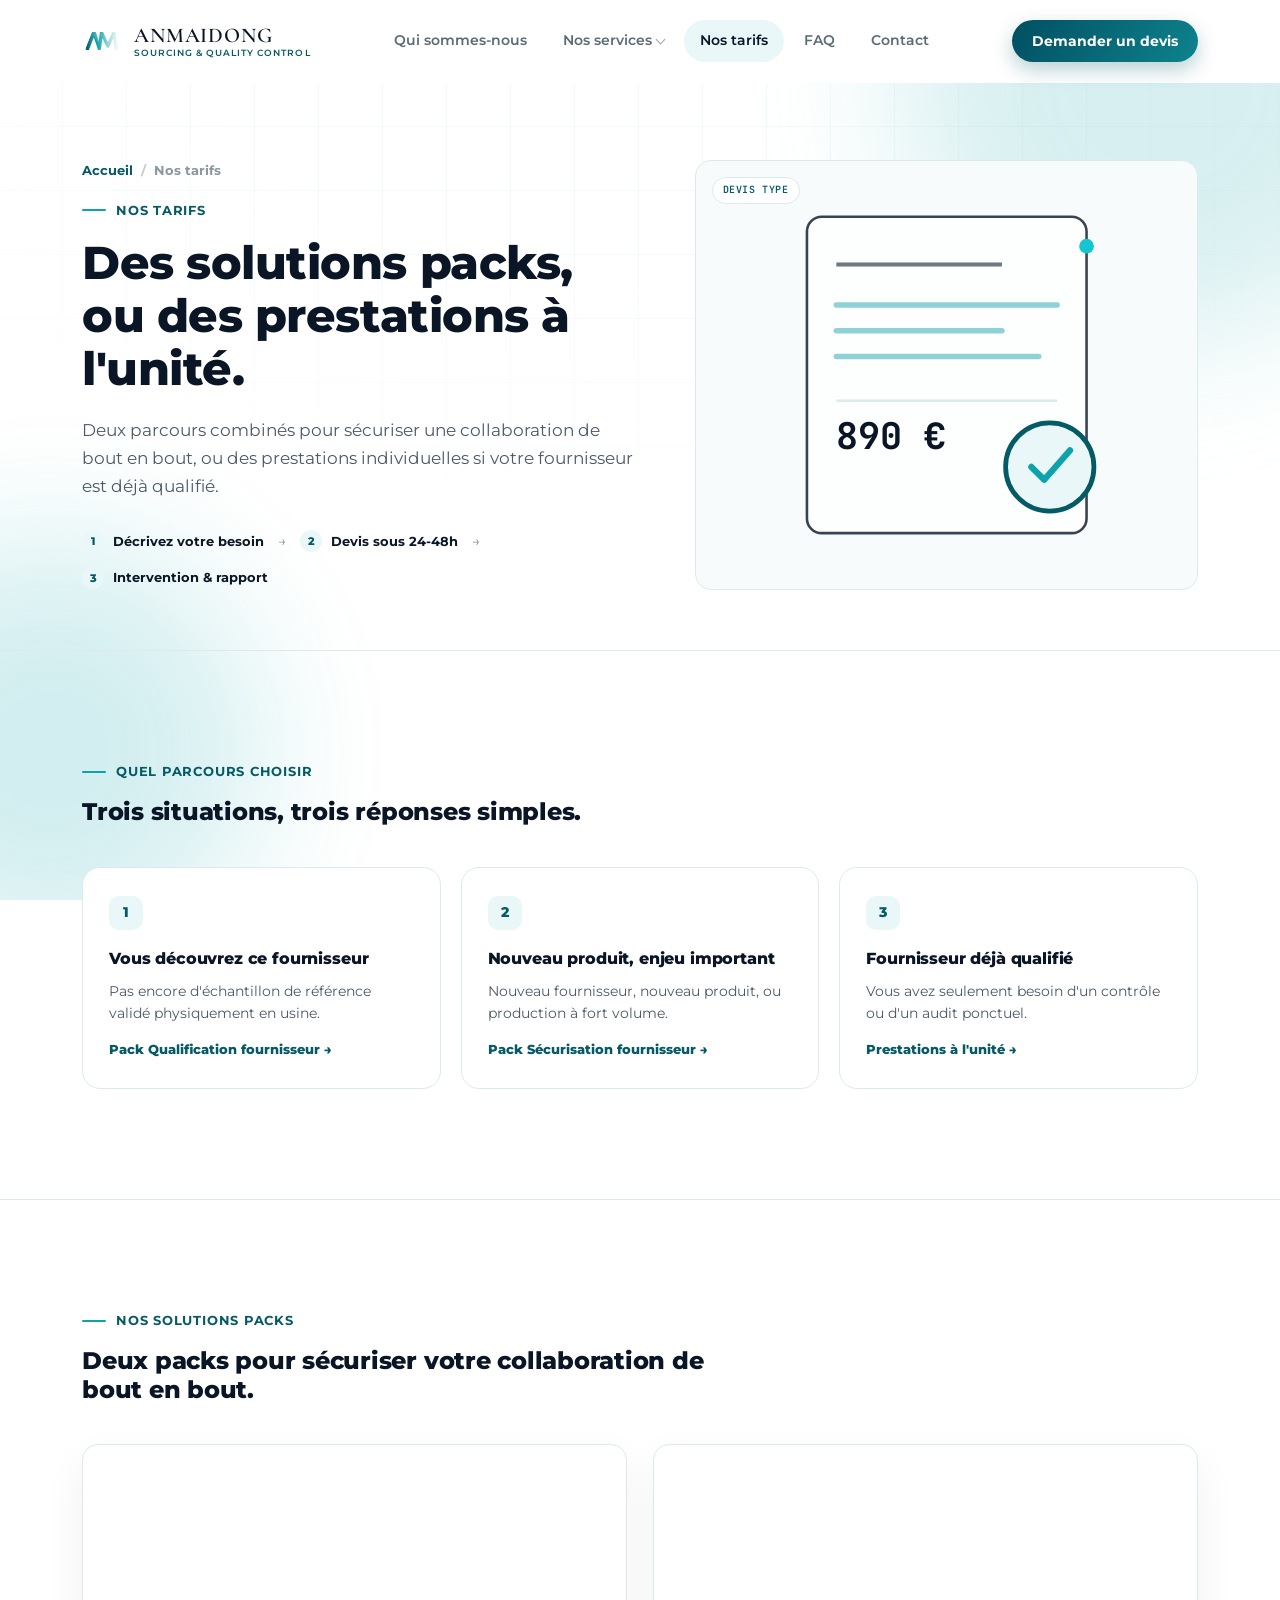
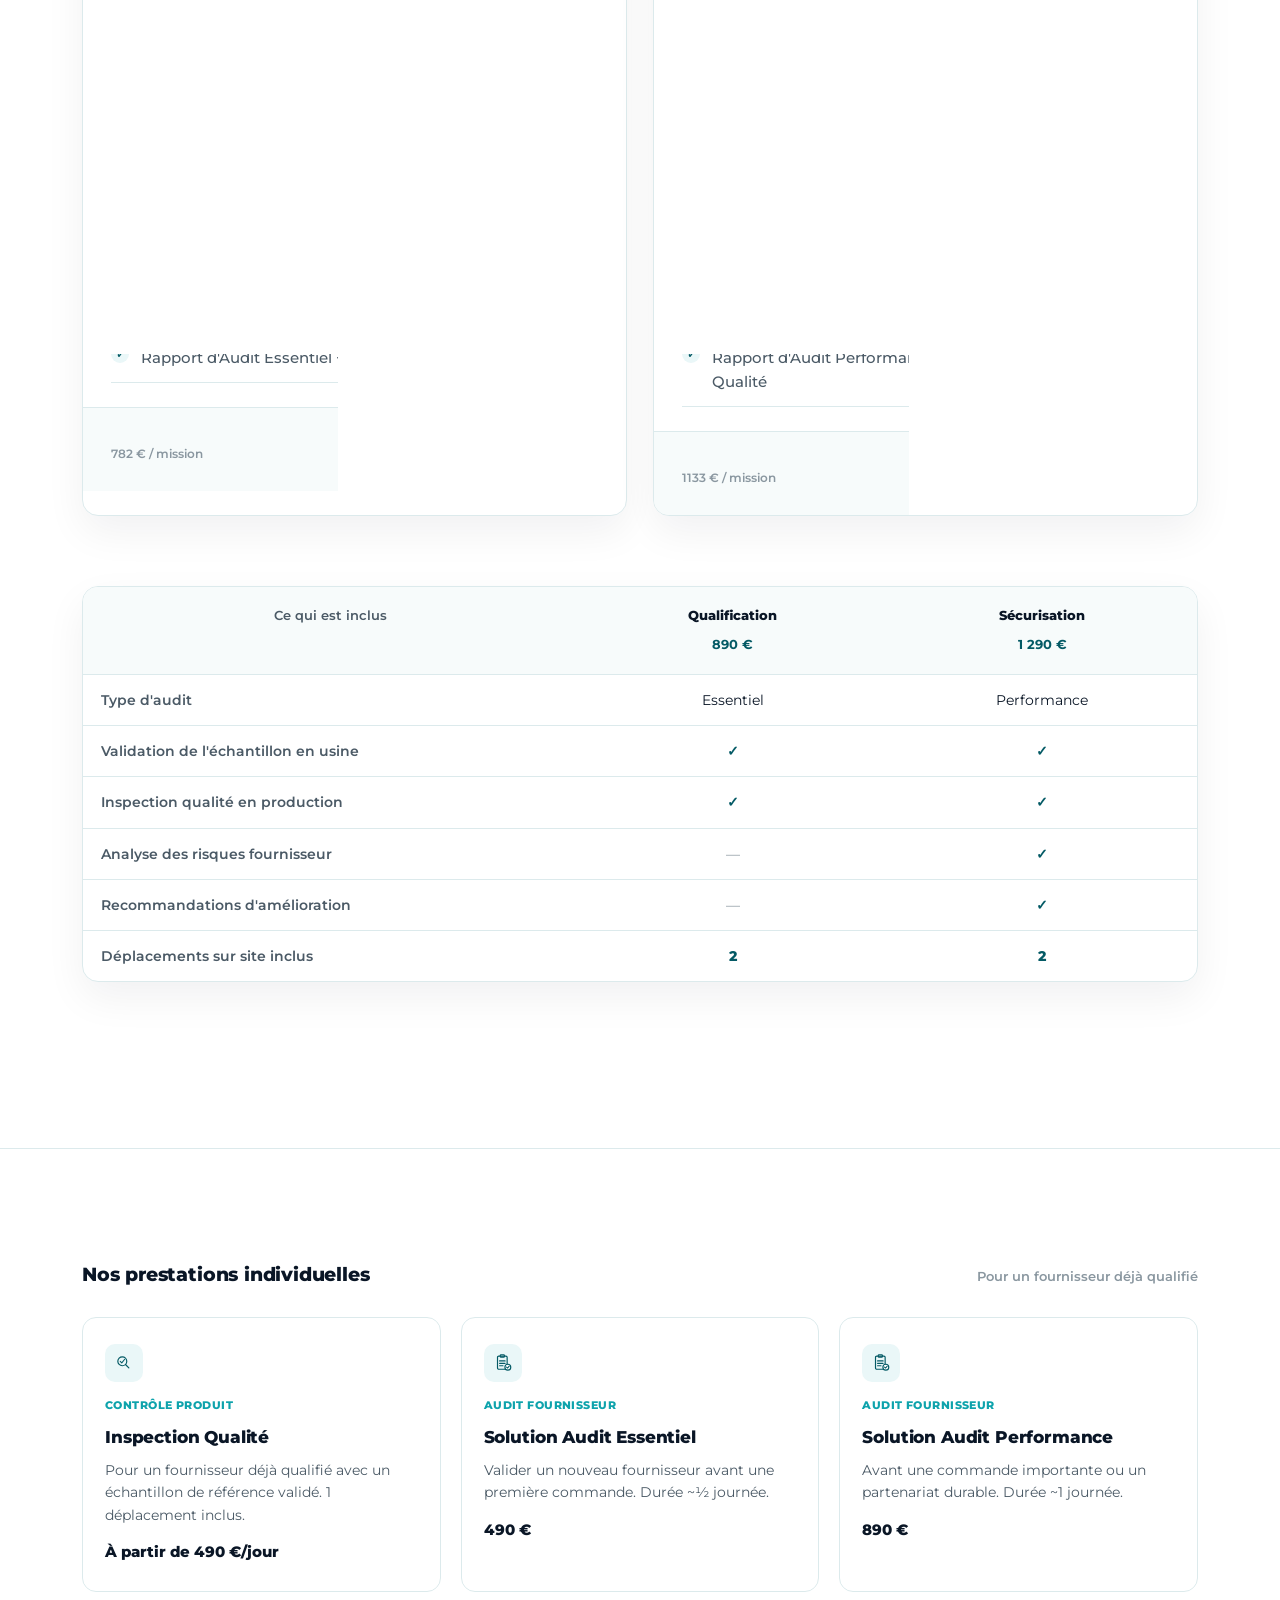
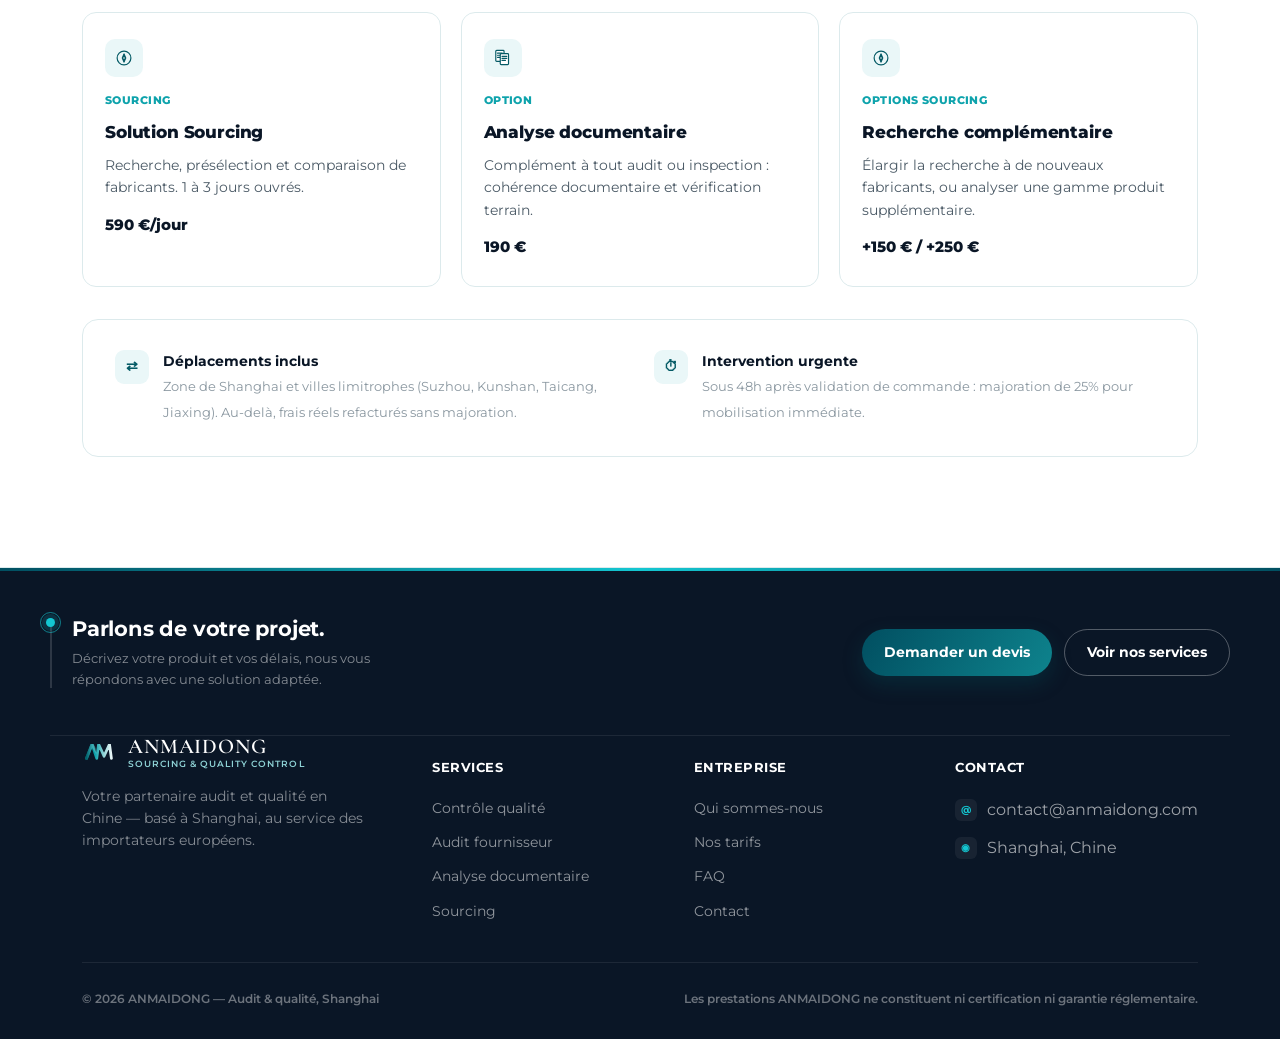
<file: tarifs.html>
<!DOCTYPE html>
<html lang="fr">
<head>
<meta charset="UTF-8">
<meta name="viewport" content="width=device-width, initial-scale=1.0">
<title>Nos tarifs — ANMAIDONG</title>
<meta name="description" content="Tarifs des prestations d'audit qualité, sourcing et contrôle fournisseur en Chine par ANMAIDONG.">
<link rel="icon" type="image/x-icon" href="favicon/favicon.ico">
<link rel="icon" type="image/png" sizes="16x16" href="favicon/favicon-16x16.png">
<link rel="icon" type="image/png" sizes="32x32" href="favicon/favicon-32x32.png">
<link rel="icon" type="image/png" sizes="48x48" href="favicon/favicon-48x48.png">
<link rel="apple-touch-icon" sizes="180x180" href="favicon/apple-touch-icon.png">
<link rel="mask-icon" href="favicon/safari-pinned-tab.svg" color="#0EA3AC">
<link rel="manifest" href="favicon/site.webmanifest">
<meta name="msapplication-TileColor" content="#0A1626">
<meta name="msapplication-config" content="favicon/browserconfig.xml">
<meta name="theme-color" content="#0A1626">
<meta property="og:type" content="website">
<meta property="og:locale" content="fr_FR">
<meta property="og:site_name" content="ANMAIDONG">
<meta property="og:title" content="Nos tarifs — ANMAIDONG">
<meta property="og:description" content="Tarifs des prestations d'audit qualité, sourcing et contrôle fournisseur en Chine par ANMAIDONG.">
<meta property="og:image" content="assets/images/og-image.png">
<meta name="twitter:card" content="summary_large_image">
<meta name="twitter:title" content="Nos tarifs — ANMAIDONG">
<meta name="twitter:description" content="Tarifs des prestations d'audit qualité, sourcing et contrôle fournisseur en Chine par ANMAIDONG.">
<meta name="twitter:image" content="assets/images/og-image.png">
<link rel="preconnect" href="https://fonts.googleapis.com">
<link rel="preconnect" href="https://fonts.gstatic.com" crossorigin>
<link rel="stylesheet" href="assets/css/style.css">

</head>
<body>
<div class="bg-fx"><div class="bg-grid"></div><div class="orb orb1"></div><div class="orb orb2"></div></div>
<div class="scroll-progress"></div>
<svg width="0" height="0" style="position:absolute">
  <defs>
    <linearGradient id="gradM" x1="0%" y1="50%" x2="100%" y2="50%">
      <stop offset="0%" stop-color="#03737D"/>
      <stop offset="35%" stop-color="#0EA3AC"/>
      <stop offset="68%" stop-color="#8ED2D5"/>
      <stop offset="100%" stop-color="#EAF7F8"/>
    </linearGradient>
    <linearGradient id="gradA" x1="0%" y1="50%" x2="100%" y2="50%">
      <stop offset="0%" stop-color="#02616B"/>
      <stop offset="60%" stop-color="#3FAEB5"/>
      <stop offset="100%" stop-color="#8ED2D5" stop-opacity="0.08"/>
    </linearGradient>
  </defs>
</svg>

<header id="site-header">
  <nav class="wrap">
    <a href="index.html" class="brand">
      <svg viewBox="0 0 700 320" width="40" height="18">
        <polyline points="92,297 206,6 303,297 342,6 454,252 566,6 606,297" fill="none" stroke="url(#gradM)" stroke-width="58" stroke-linecap="round" stroke-linejoin="round"/>
        <polyline points="92,297 206,6 300,175" fill="none" stroke="url(#gradA)" stroke-width="58" stroke-linecap="round" stroke-linejoin="round" opacity="0.9"/>
      </svg>
      <span class="brand-word"><span class="name">ANMAIDONG</span><span class="tag">SOURCING &amp; QUALITY CONTROL</span></span>
    </a>
    <ul class="nav-links">
      <li><a href="qui-sommes-nous.html">Qui sommes-nous</a></li>
      <li class="nav-has-mega">
        <a href="services/index.html">Nos services</a>
        <div class="nav-mega">
          <div class="nav-mega-card">
            <a href="services/controle-qualite.html" class="nav-mega-item"><span class="nm-icon"><svg viewBox="0 0 64 64" xmlns="http://www.w3.org/2000/svg"><g fill="none" stroke="currentColor" stroke-width="3.4" stroke-linecap="round" stroke-linejoin="round"><circle cx="27" cy="27" r="13"/><line x1="36.2" y1="36.2" x2="46" y2="46"/><path d="M21 27 L25.5 31.5 L34 21" stroke-width="3"/></g></svg></span><div><strong>Contrôle qualité</strong><span>Conformité avant expédition</span></div></a>
            <a href="services/audit-fournisseur.html" class="nav-mega-item"><span class="nm-icon"><svg viewBox="0 0 64 64" xmlns="http://www.w3.org/2000/svg"><g fill="none" stroke="currentColor" stroke-width="3.4" stroke-linecap="round" stroke-linejoin="round"><rect x="16" y="12" width="28" height="38" rx="3.5"/><rect x="24" y="8" width="12" height="7" rx="2"/><line x1="22" y1="26" x2="38" y2="26"/><line x1="22" y1="33" x2="38" y2="33"/><line x1="22" y1="40" x2="32" y2="40"/><circle cx="46" cy="44" r="8.5" fill="white" stroke="currentColor"/><path d="M42.3 44 L45 46.7 L50 41" stroke-width="3"/></g></svg></span><div><strong>Audit fournisseur</strong><span>Fiabilité industrielle</span></div></a>
            <a href="services/analyse-documentaire.html" class="nav-mega-item"><span class="nm-icon"><svg viewBox="0 0 64 64" xmlns="http://www.w3.org/2000/svg"><g fill="none" stroke="currentColor" stroke-width="3.4" stroke-linecap="round" stroke-linejoin="round"><rect x="11" y="10" width="24" height="32" rx="2.5" fill="white"/><line x1="16" y1="18" x2="30" y2="18"/><line x1="16" y1="24" x2="30" y2="24"/><line x1="16" y1="30" x2="26" y2="30"/><rect x="24" y="19" width="24" height="32" rx="2.5" fill="white"/><line x1="29" y1="27" x2="43" y2="27"/><line x1="29" y1="33" x2="43" y2="33"/><line x1="29" y1="39" x2="39" y2="39"/></g></svg></span><div><strong>Analyse documentaire</strong><span>Déclaré vs observé</span></div></a>
            <a href="services/sourcing.html" class="nav-mega-item"><span class="nm-icon"><svg viewBox="0 0 64 64" xmlns="http://www.w3.org/2000/svg"><g fill="none" stroke="currentColor" stroke-width="3.4" stroke-linecap="round" stroke-linejoin="round"><circle cx="32" cy="32" r="20"/><path d="M32 20 L37 32 L32 44 L27 32 Z" fill="currentColor"/><circle cx="32" cy="32" r="2.4" fill="white" stroke="none"/></g></svg></span><div><strong>Sourcing</strong><span>Trouver le bon fabricant</span></div></a>
          </div>
        </div>
      </li>
      <li><a href="tarifs.html">Nos tarifs</a></li>
      <li><a href="faq.html">FAQ</a></li>
      <li><a href="contact.html">Contact</a></li>
    </ul>
    <div class="nav-right">
      <a href="contact.html" class="btn btn-primary btn-sm">Demander un devis</a>
      <div class="burger" aria-label="Menu"><span></span></div>
    </div>
  </nav>
</header>
<div class="mobile-menu">
    <a href="index.html">Accueil</a>
    <a href="qui-sommes-nous.html">Qui sommes-nous</a>
    <a href="services/index.html">Nos services</a>
    <a href="tarifs.html">Nos tarifs</a>
    <a href="faq.html">FAQ</a>
    <a href="contact.html">Contact</a>
    <a href="contact.html" class="btn btn-primary btn-block">Demander un devis</a>
</div>

<section class="page-hero compact border-b">
  <div class="wrap hero-grid">
    <div>
      <div class="crumb" data-reveal><a href="index.html">Accueil</a><span class="sep">/</span><span>Nos tarifs</span></div>
      <div class="kicker" data-reveal>NOS TARIFS</div>
      <h1 data-reveal data-split style="font-size:clamp(30px,4vw,46px);max-width:20ch;line-height:1.15;margin-bottom:20px;">Des solutions packs, ou des prestations à l'unité.</h1>
      <p data-reveal style="font-size:17px;max-width:60ch;">Deux parcours combinés pour sécuriser une collaboration de bout en bout, ou des prestations individuelles si votre fournisseur est déjà qualifié.</p>
      <div class="mini-steps" data-reveal>
        <div class="ms-step"><span class="ms-n">1</span> Décrivez votre besoin</div>
        <span class="ms-arrow">→</span>
        <div class="ms-step"><span class="ms-n">2</span> Devis sous 24-48h</div>
        <span class="ms-arrow">→</span>
        <div class="ms-step"><span class="ms-n">3</span> Intervention &amp; rapport</div>
      </div>
    </div>
    <div data-reveal="right">
      <div class="illus-panel">
        <span class="illus-tag mono">DEVIS TYPE</span>
        <svg viewBox="0 0 240 200" xmlns="http://www.w3.org/2000/svg">
          <rect x="44" y="14" width="152" height="172" rx="8" fill="#fff" stroke="#0A1626" stroke-width="1.4" opacity="0.8"/>
          <line x1="60" y1="40" x2="150" y2="40" stroke="#0A1626" stroke-width="2.2" opacity="0.5"/>
          <line x1="60" y1="40" x2="150" y2="40" stroke="#0A1626" stroke-width="2.2" opacity="0.15"/>
          <line x1="60" y1="62" x2="180" y2="62" stroke="#8ED2D5" stroke-width="3" stroke-linecap="round"/>
          <line x1="60" y1="76" x2="150" y2="76" stroke="#8ED2D5" stroke-width="3" stroke-linecap="round"/>
          <line x1="60" y1="90" x2="170" y2="90" stroke="#8ED2D5" stroke-width="3" stroke-linecap="round"/>
          <line x1="60" y1="114" x2="180" y2="114" stroke="#DCEAEC" stroke-width="1.4"/>
          <text x="60" y="140" font-family="JetBrains Mono, monospace" font-weight="700" font-size="20" fill="#0A1626">890 €</text>
          <circle cx="176" cy="150" r="24" fill="#EAF7F8" stroke="#045A65" stroke-width="2.6"/>
          <path class="illus-draw" d="M166,150 l7,7 14,-16" fill="none" stroke="#0EA3AC" stroke-width="3.4" stroke-linecap="round" stroke-linejoin="round"/>
          <circle class="illus-node" cx="196" cy="30" r="4" fill="#14C6D1"/>
        </svg>
      </div>
    </div>
  </div>
</section>

<section class="border-b">
  <div class="wrap">
    <div class="kicker" data-reveal>QUEL PARCOURS CHOISIR</div>
    <div class="section-head" data-reveal style="margin-bottom:40px;"><h2 style="font-size:24px;">Trois situations, trois réponses simples.</h2></div>
    <div class="decision-grid" data-reveal-group>
      <a href="#packs" class="decision-card" data-reveal style="--i:0">
        <span class="dc-icon">1</span>
        <h4>Vous découvrez ce fournisseur</h4>
        <p>Pas encore d'échantillon de référence validé physiquement en usine.</p>
        <span class="dc-answer">Pack Qualification fournisseur →</span>
      </a>
      <a href="#packs" class="decision-card" data-reveal style="--i:1">
        <span class="dc-icon">2</span>
        <h4>Nouveau produit, enjeu important</h4>
        <p>Nouveau fournisseur, nouveau produit, ou production à fort volume.</p>
        <span class="dc-answer">Pack Sécurisation fournisseur →</span>
      </a>
      <a href="#unite" class="decision-card" data-reveal style="--i:2">
        <span class="dc-icon">3</span>
        <h4>Fournisseur déjà qualifié</h4>
        <p>Vous avez seulement besoin d'un contrôle ou d'un audit ponctuel.</p>
        <span class="dc-answer">Prestations à l'unité →</span>
      </a>
    </div>
  </div>
</section>

<section class="border-b" id="packs">
  <div class="wrap">
    <div class="kicker" data-reveal>NOS SOLUTIONS PACKS</div>
    <div class="section-head" data-reveal style="margin-bottom:40px;"><h2 style="font-size:24px;">Deux packs pour sécuriser votre collaboration de bout en bout.</h2></div>
    <div class="pack-grid">
      <div class="pack-card tilt" data-reveal="left">
       <div class="tilt-inner">
        <div class="pack-head">
          <div class="pack-num">1</div>
          <h3>Qualification fournisseur</h3>
          <span class="pack-pill">Audit Essentiel + Inspection Qualité</span>
        </div>
        <div class="pack-body">
          <p class="use-case">Idéal pour une première collaboration avec un fournisseur, ou lorsqu'aucun échantillon de référence ne peut être validé physiquement avant le lancement de la production.</p>
          <ul class="check-list">
            <li>Qualification du fournisseur + validation de l'échantillon en usine</li>
            <li>Visite des installations et vérification des capacités</li>
            <li>Élaboration de la grille de contrôle qualité</li>
            <li>Inspection qualité en cours de production</li>
            <li>Rapport d'Audit Essentiel + Rapport d'Inspection Qualité</li>
          </ul>
        </div>
        <div class="pack-foot">
          <div class="price"><span data-count="890" data-suffix=" €">0 €</span><span> / mission</span></div>
          <div class="incl">2 déplacements<br>sur site inclus</div>
        </div>
        </div>
      </div>
      <div class="pack-card tilt" data-reveal="right">
       <div class="tilt-inner">
        <div class="pack-head">
          <div class="pack-num">2</div>
          <h3>Sécurisation fournisseur</h3>
          <span class="pack-pill">Audit Performance + Inspection Qualité</span>
        </div>
        <div class="pack-body">
          <p class="use-case">Pour les entreprises travaillant avec un nouveau fournisseur, développant un nouveau produit ou souhaitant sécuriser une production à fort enjeu.</p>
          <ul class="check-list">
            <li>Audit Performance : vérification administrative, capacités, procédures qualité</li>
            <li>Validation du produit et de l'échantillon de référence</li>
            <li>Inspection qualité en cours de production</li>
            <li>Analyse des risques et recommandations d'amélioration</li>
            <li>Rapport d'Audit Performance + Rapport d'Inspection Qualité</li>
          </ul>
        </div>
        <div class="pack-foot">
          <div class="price"><span data-count="1290" data-suffix=" €">0 €</span><span> / mission</span></div>
          <div class="incl">2 déplacements<br>sur site inclus</div>
        </div>
        </div>
      </div>
    </div>

    <div class="pack-compare" data-reveal="scale">
      <div class="pc-row pc-head">
        <span>Ce qui est inclus</span>
        <span>Qualification<br><small>890 €</small></span>
        <span>Sécurisation<br><small>1 290 €</small></span>
      </div>
      <div class="pc-row"><span>Type d'audit</span><span>Essentiel</span><span>Performance</span></div>
      <div class="pc-row"><span>Validation de l'échantillon en usine</span><span class="yes">✓</span><span class="yes">✓</span></div>
      <div class="pc-row"><span>Inspection qualité en production</span><span class="yes">✓</span><span class="yes">✓</span></div>
      <div class="pc-row"><span>Analyse des risques fournisseur</span><span class="no">—</span><span class="yes">✓</span></div>
      <div class="pc-row"><span>Recommandations d'amélioration</span><span class="no">—</span><span class="yes">✓</span></div>
      <div class="pc-row"><span>Déplacements sur site inclus</span><span class="yes">2</span><span class="yes">2</span></div>
    </div>
  </div>
</section>

<section class="border-b" id="unite">
  <div class="wrap">
    <div class="subhead-row" data-reveal><h3>Nos prestations individuelles</h3><span style="font-size:13px;color:var(--muted);font-weight:600;">Pour un fournisseur déjà qualifié</span></div>
    <div class="indiv-grid" data-reveal-group>
      <div class="indiv-card" data-reveal style="--i:0">
        <div class="ic-icon"><svg viewBox="0 0 64 64" xmlns="http://www.w3.org/2000/svg"><g fill="none" stroke="currentColor" stroke-width="3.4" stroke-linecap="round" stroke-linejoin="round"><circle cx="27" cy="27" r="13"/><line x1="36.2" y1="36.2" x2="46" y2="46"/><path d="M21 27 L25.5 31.5 L34 21" stroke-width="3"/></g></svg></div>
        <span class="tag">CONTRÔLE PRODUIT</span>
        <h4>Inspection Qualité</h4>
        <p>Pour un fournisseur déjà qualifié avec un échantillon de référence validé. 1 déplacement inclus.</p>
        <div class="price-tag">À partir de 490 €/jour</div>
      </div>
      <div class="indiv-card" data-reveal style="--i:1">
        <div class="ic-icon"><svg viewBox="0 0 64 64" xmlns="http://www.w3.org/2000/svg"><g fill="none" stroke="currentColor" stroke-width="3.4" stroke-linecap="round" stroke-linejoin="round"><rect x="16" y="12" width="28" height="38" rx="3.5"/><rect x="24" y="8" width="12" height="7" rx="2"/><line x1="22" y1="26" x2="38" y2="26"/><line x1="22" y1="33" x2="38" y2="33"/><line x1="22" y1="40" x2="32" y2="40"/><circle cx="46" cy="44" r="8.5" fill="white" stroke="currentColor"/><path d="M42.3 44 L45 46.7 L50 41" stroke-width="3"/></g></svg></div>
        <span class="tag">AUDIT FOURNISSEUR</span>
        <h4>Solution Audit Essentiel</h4>
        <p>Valider un nouveau fournisseur avant une première commande. Durée ~½ journée.</p>
        <div class="price-tag">490 €</div>
      </div>
      <div class="indiv-card" data-reveal style="--i:2">
        <div class="ic-icon"><svg viewBox="0 0 64 64" xmlns="http://www.w3.org/2000/svg"><g fill="none" stroke="currentColor" stroke-width="3.4" stroke-linecap="round" stroke-linejoin="round"><rect x="16" y="12" width="28" height="38" rx="3.5"/><rect x="24" y="8" width="12" height="7" rx="2"/><line x1="22" y1="26" x2="38" y2="26"/><line x1="22" y1="33" x2="38" y2="33"/><line x1="22" y1="40" x2="32" y2="40"/><circle cx="46" cy="44" r="8.5" fill="white" stroke="currentColor"/><path d="M42.3 44 L45 46.7 L50 41" stroke-width="3"/></g></svg></div>
        <span class="tag">AUDIT FOURNISSEUR</span>
        <h4>Solution Audit Performance</h4>
        <p>Avant une commande importante ou un partenariat durable. Durée ~1 journée.</p>
        <div class="price-tag">890 €</div>
      </div>
      <div class="indiv-card" data-reveal style="--i:3">
        <div class="ic-icon"><svg viewBox="0 0 64 64" xmlns="http://www.w3.org/2000/svg"><g fill="none" stroke="currentColor" stroke-width="3.4" stroke-linecap="round" stroke-linejoin="round"><circle cx="32" cy="32" r="20"/><path d="M32 20 L37 32 L32 44 L27 32 Z" fill="currentColor"/><circle cx="32" cy="32" r="2.4" fill="white" stroke="none"/></g></svg></div>
        <span class="tag">SOURCING</span>
        <h4>Solution Sourcing</h4>
        <p>Recherche, présélection et comparaison de fabricants. 1 à 3 jours ouvrés.</p>
        <div class="price-tag">590 €/jour</div>
      </div>
      <div class="indiv-card" data-reveal style="--i:4">
        <div class="ic-icon"><svg viewBox="0 0 64 64" xmlns="http://www.w3.org/2000/svg"><g fill="none" stroke="currentColor" stroke-width="3.4" stroke-linecap="round" stroke-linejoin="round"><rect x="11" y="10" width="24" height="32" rx="2.5" fill="white"/><line x1="16" y1="18" x2="30" y2="18"/><line x1="16" y1="24" x2="30" y2="24"/><line x1="16" y1="30" x2="26" y2="30"/><rect x="24" y="19" width="24" height="32" rx="2.5" fill="white"/><line x1="29" y1="27" x2="43" y2="27"/><line x1="29" y1="33" x2="43" y2="33"/><line x1="29" y1="39" x2="39" y2="39"/></g></svg></div>
        <span class="tag">OPTION</span>
        <h4>Analyse documentaire</h4>
        <p>Complément à tout audit ou inspection : cohérence documentaire et vérification terrain.</p>
        <div class="price-tag">190 €</div>
      </div>
      <div class="indiv-card" data-reveal style="--i:5">
        <div class="ic-icon"><svg viewBox="0 0 64 64" xmlns="http://www.w3.org/2000/svg"><g fill="none" stroke="currentColor" stroke-width="3.4" stroke-linecap="round" stroke-linejoin="round"><circle cx="32" cy="32" r="20"/><path d="M32 20 L37 32 L32 44 L27 32 Z" fill="currentColor"/><circle cx="32" cy="32" r="2.4" fill="white" stroke="none"/></g></svg></div>
        <span class="tag">OPTIONS SOURCING</span>
        <h4>Recherche complémentaire</h4>
        <p>Élargir la recherche à de nouveaux fabricants, ou analyser une gamme produit supplémentaire.</p>
        <div class="price-tag">+150 € / +250 €</div>
      </div>
    </div>

    <div class="tarif-facts" data-reveal-group>
      <div class="contact-fact" data-reveal style="--i:0;margin-top:0;">
        <span class="icon">⇄</span>
        <div><strong>Déplacements inclus</strong><span>Zone de Shanghai et villes limitrophes (Suzhou, Kunshan, Taicang, Jiaxing). Au-delà, frais réels refacturés sans majoration.</span></div>
      </div>
      <div class="contact-fact" data-reveal style="--i:1;margin-top:0;">
        <span class="icon">⏱</span>
        <div><strong>Intervention urgente</strong><span>Sous 48h après validation de commande : majoration de 25% pour mobilisation immédiate.</span></div>
      </div>
    </div>
  </div>
</section>


<footer>
  <div class="wrap footer-cta">
    <div class="footer-cta-inner">
      <div class="footer-cta-text">
        <span class="footer-cta-dot"></span>
        <div data-reveal>
          <h2 data-split>Parlons de votre projet.</h2>
          <p>Décrivez votre produit et vos délais, nous vous répondons avec une solution adaptée.</p>
        </div>
      </div>
      <div class="actions" data-reveal>
        <a href="contact.html" class="btn btn-primary magnetic">Demander un devis</a>
        <a href="services/index.html" class="btn btn-ghost" style="border-color:rgba(255,255,255,0.3);color:#fff;">Voir nos services</a>
      </div>
    </div>
  </div>
  <div class="wrap">
    <div class="footer-grid">
      <div class="footer-col">
        <a href="index.html" class="brand" style="margin-bottom:16px;">
          <svg viewBox="0 0 700 320" width="34" height="15.5">
        <polyline points="92,297 206,6 303,297 342,6 454,252 566,6 606,297" fill="none" stroke="url(#gradM)" stroke-width="58" stroke-linecap="round" stroke-linejoin="round"/>
        <polyline points="92,297 206,6 300,175" fill="none" stroke="url(#gradA)" stroke-width="58" stroke-linecap="round" stroke-linejoin="round" opacity="0.9"/>
      </svg>
          <span class="brand-word"><span class="name">ANMAIDONG</span><span class="tag">SOURCING &amp; QUALITY CONTROL</span></span>
        </a>
        <p style="color:rgba(255,255,255,0.5);font-size:13.5px;max-width:32ch;">Votre partenaire audit et qualité en Chine — basé à Shanghai, au service des importateurs européens.</p>
      </div>
      <div class="footer-col">
        <h5>SERVICES</h5>
        <ul>
          <li><a href="services/controle-qualite.html">Contrôle qualité</a></li>
          <li><a href="services/audit-fournisseur.html">Audit fournisseur</a></li>
          <li><a href="services/analyse-documentaire.html">Analyse documentaire</a></li>
          <li><a href="services/sourcing.html">Sourcing</a></li>
        </ul>
      </div>
      <div class="footer-col">
        <h5>ENTREPRISE</h5>
        <ul>
          <li><a href="qui-sommes-nous.html">Qui sommes-nous</a></li>
          <li><a href="tarifs.html">Nos tarifs</a></li>
          <li><a href="faq.html">FAQ</a></li>
          <li><a href="contact.html">Contact</a></li>
        </ul>
      </div>
      <div class="footer-col">
        <h5>CONTACT</h5>
        <ul>
          <li><span class="fc-icon">@</span>contact@anmaidong.com</li>
          <li><span class="fc-icon">◉</span>Shanghai, Chine</li>
        </ul>
      </div>
    </div>
    <div class="footer-bottom">
      <span class="foot-note">© 2026 ANMAIDONG — Audit &amp; qualité, Shanghai</span>
      <span class="foot-note">Les prestations ANMAIDONG ne constituent ni certification ni garantie réglementaire.</span>
    </div>
  </div>
</footer>
<button class="back-to-top" aria-label="Retour en haut">
  <svg viewBox="0 0 24 24" fill="none" stroke="currentColor" stroke-width="2.2" stroke-linecap="round" stroke-linejoin="round"><line x1="12" y1="19" x2="12" y2="5"/><polyline points="5,12 12,5 19,12"/></svg>
</button>
<script src="assets/js/main.js"></script>
</body>
</html>
</file>
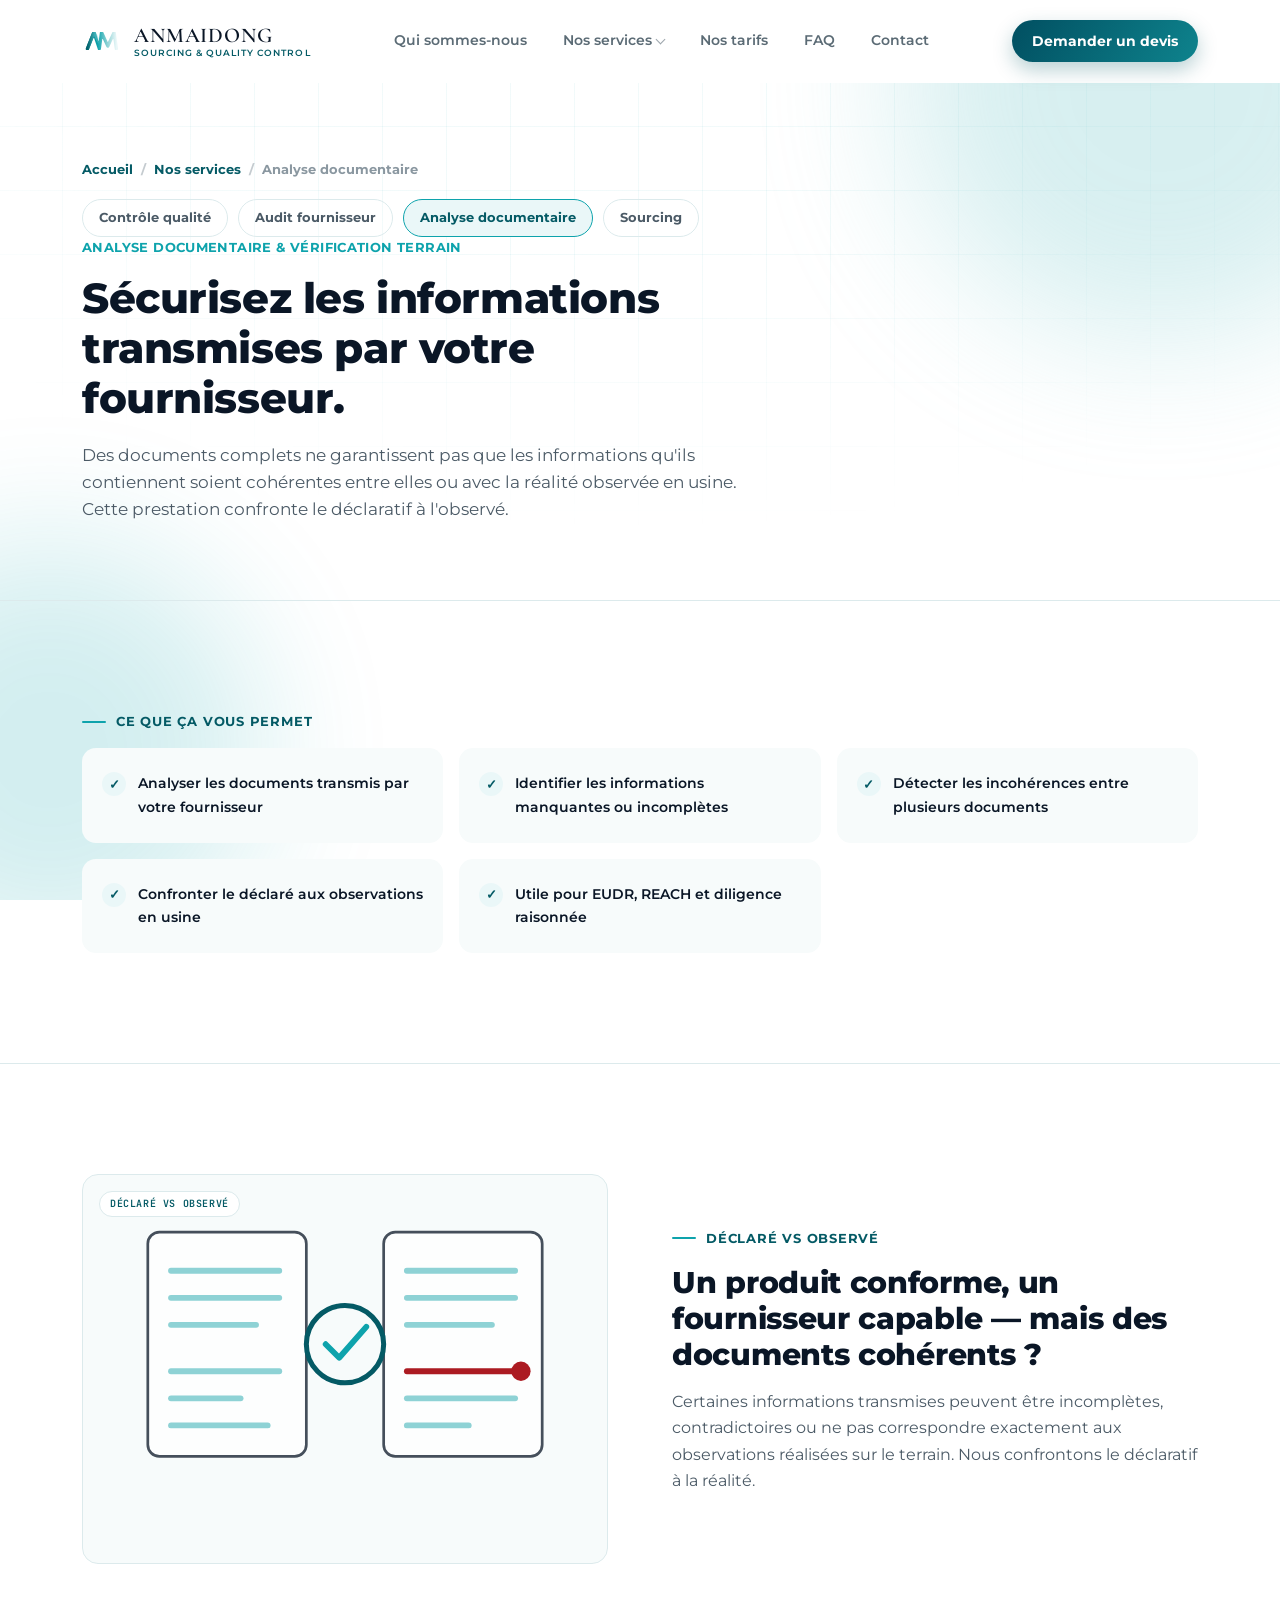
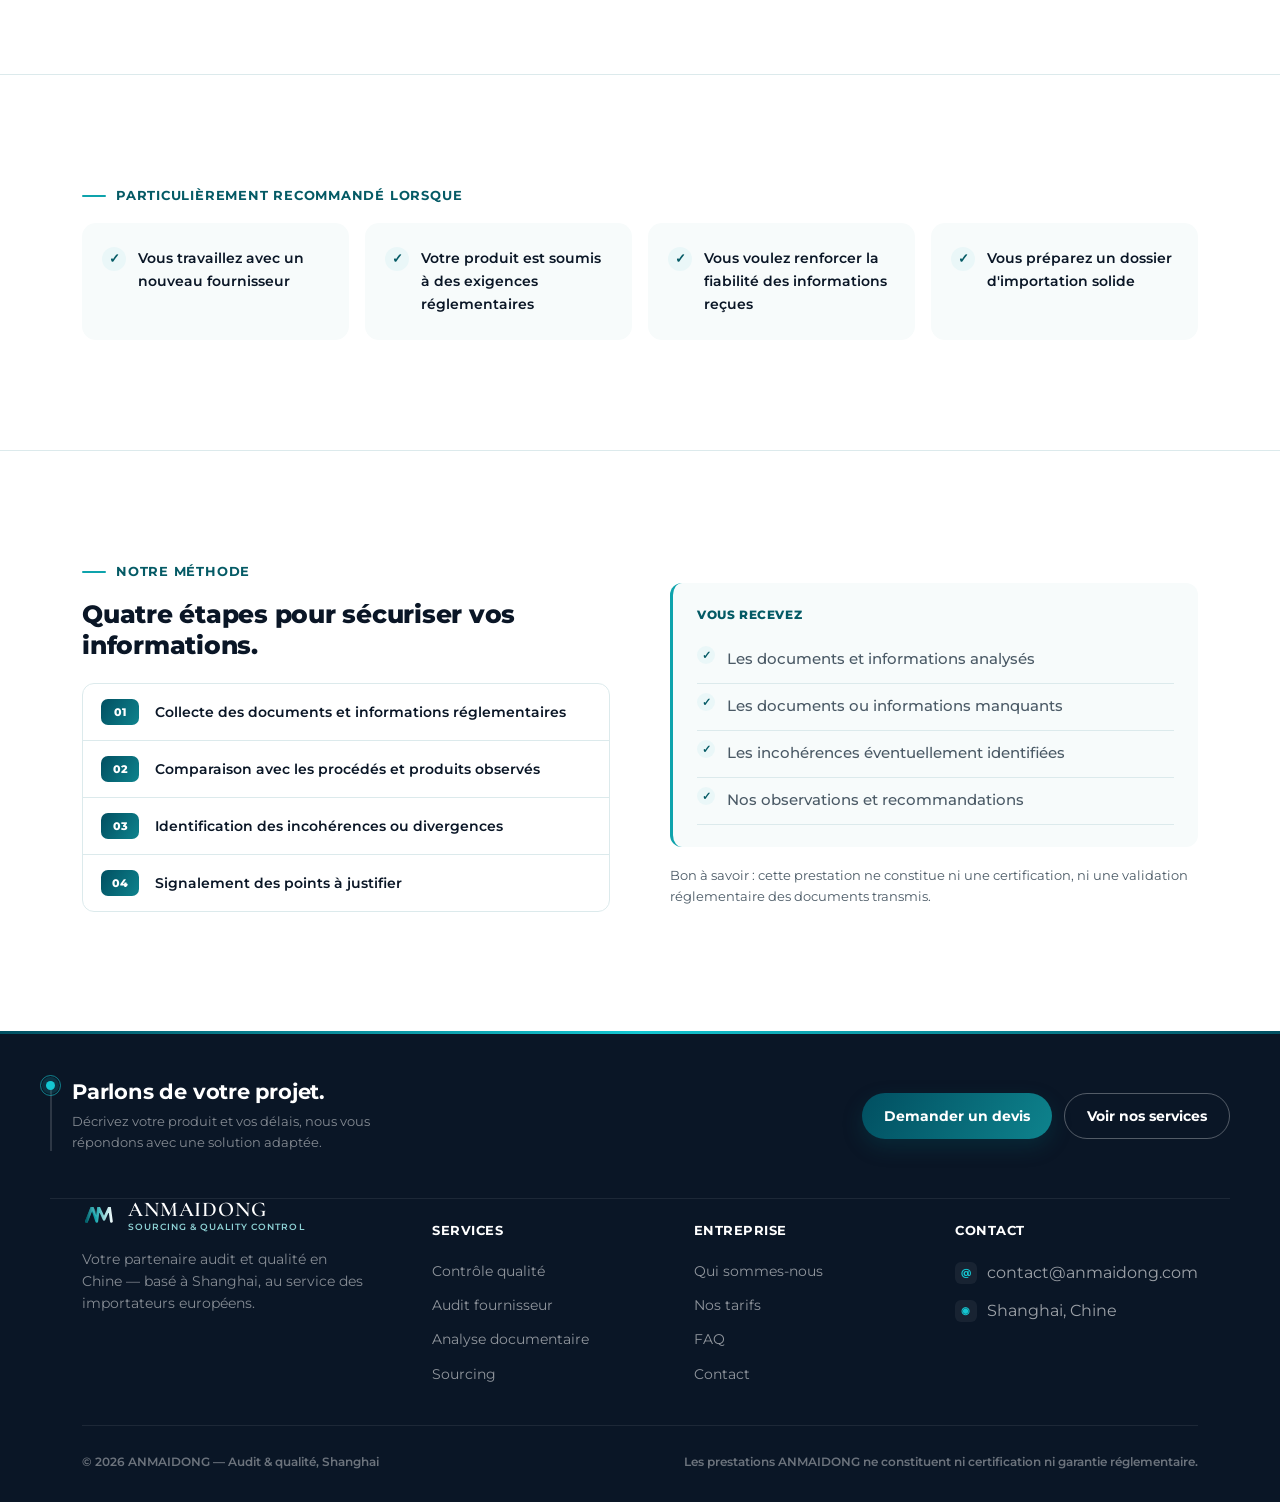
<file: services/analyse-documentaire.html>
<!DOCTYPE html>
<html lang="fr">
<head>
<meta charset="UTF-8">
<meta name="viewport" content="width=device-width, initial-scale=1.0">
<title>Analyse documentaire en Chine — ANMAIDONG</title>
<meta name="description" content="Sécurisez les informations transmises par votre fournisseur. — service analyse documentaire par ANMAIDONG, basé à Shanghai.">
<link rel="icon" type="image/x-icon" href="../favicon/favicon.ico">
<link rel="icon" type="image/png" sizes="16x16" href="../favicon/favicon-16x16.png">
<link rel="icon" type="image/png" sizes="32x32" href="../favicon/favicon-32x32.png">
<link rel="icon" type="image/png" sizes="48x48" href="../favicon/favicon-48x48.png">
<link rel="apple-touch-icon" sizes="180x180" href="../favicon/apple-touch-icon.png">
<link rel="mask-icon" href="../favicon/safari-pinned-tab.svg" color="#0EA3AC">
<link rel="manifest" href="../favicon/site.webmanifest">
<meta name="msapplication-TileColor" content="#0A1626">
<meta name="msapplication-config" content="../favicon/browserconfig.xml">
<meta name="theme-color" content="#0A1626">
<meta property="og:type" content="website">
<meta property="og:locale" content="fr_FR">
<meta property="og:site_name" content="ANMAIDONG">
<meta property="og:title" content="Analyse documentaire en Chine — ANMAIDONG">
<meta property="og:description" content="Sécurisez les informations transmises par votre fournisseur. — service analyse documentaire par ANMAIDONG, basé à Shanghai.">
<meta property="og:image" content="../assets/images/og-image.png">
<meta name="twitter:card" content="summary_large_image">
<meta name="twitter:title" content="Analyse documentaire en Chine — ANMAIDONG">
<meta name="twitter:description" content="Sécurisez les informations transmises par votre fournisseur. — service analyse documentaire par ANMAIDONG, basé à Shanghai.">
<meta name="twitter:image" content="../assets/images/og-image.png">
<link rel="preconnect" href="https://fonts.googleapis.com">
<link rel="preconnect" href="https://fonts.gstatic.com" crossorigin>
<link rel="stylesheet" href="../assets/css/style.css">

</head>
<body>
<div class="bg-fx"><div class="bg-grid"></div><div class="orb orb1"></div><div class="orb orb2"></div></div>
<div class="scroll-progress"></div>
<svg width="0" height="0" style="position:absolute">
  <defs>
    <linearGradient id="gradM" x1="0%" y1="50%" x2="100%" y2="50%">
      <stop offset="0%" stop-color="#03737D"/>
      <stop offset="35%" stop-color="#0EA3AC"/>
      <stop offset="68%" stop-color="#8ED2D5"/>
      <stop offset="100%" stop-color="#EAF7F8"/>
    </linearGradient>
    <linearGradient id="gradA" x1="0%" y1="50%" x2="100%" y2="50%">
      <stop offset="0%" stop-color="#02616B"/>
      <stop offset="60%" stop-color="#3FAEB5"/>
      <stop offset="100%" stop-color="#8ED2D5" stop-opacity="0.08"/>
    </linearGradient>
  </defs>
</svg>

<header id="site-header">
  <nav class="wrap">
    <a href="../index.html" class="brand">
      <svg viewBox="0 0 700 320" width="40" height="18">
        <polyline points="92,297 206,6 303,297 342,6 454,252 566,6 606,297" fill="none" stroke="url(#gradM)" stroke-width="58" stroke-linecap="round" stroke-linejoin="round"/>
        <polyline points="92,297 206,6 300,175" fill="none" stroke="url(#gradA)" stroke-width="58" stroke-linecap="round" stroke-linejoin="round" opacity="0.9"/>
      </svg>
      <span class="brand-word"><span class="name">ANMAIDONG</span><span class="tag">SOURCING &amp; QUALITY CONTROL</span></span>
    </a>
    <ul class="nav-links">
      <li><a href="../qui-sommes-nous.html">Qui sommes-nous</a></li>
      <li class="nav-has-mega">
        <a href="../services/index.html">Nos services</a>
        <div class="nav-mega">
          <div class="nav-mega-card">
            <a href="../services/controle-qualite.html" class="nav-mega-item"><span class="nm-icon"><svg viewBox="0 0 64 64" xmlns="http://www.w3.org/2000/svg"><g fill="none" stroke="currentColor" stroke-width="3.4" stroke-linecap="round" stroke-linejoin="round"><circle cx="27" cy="27" r="13"/><line x1="36.2" y1="36.2" x2="46" y2="46"/><path d="M21 27 L25.5 31.5 L34 21" stroke-width="3"/></g></svg></span><div><strong>Contrôle qualité</strong><span>Conformité avant expédition</span></div></a>
            <a href="../services/audit-fournisseur.html" class="nav-mega-item"><span class="nm-icon"><svg viewBox="0 0 64 64" xmlns="http://www.w3.org/2000/svg"><g fill="none" stroke="currentColor" stroke-width="3.4" stroke-linecap="round" stroke-linejoin="round"><rect x="16" y="12" width="28" height="38" rx="3.5"/><rect x="24" y="8" width="12" height="7" rx="2"/><line x1="22" y1="26" x2="38" y2="26"/><line x1="22" y1="33" x2="38" y2="33"/><line x1="22" y1="40" x2="32" y2="40"/><circle cx="46" cy="44" r="8.5" fill="white" stroke="currentColor"/><path d="M42.3 44 L45 46.7 L50 41" stroke-width="3"/></g></svg></span><div><strong>Audit fournisseur</strong><span>Fiabilité industrielle</span></div></a>
            <a href="../services/analyse-documentaire.html" class="nav-mega-item"><span class="nm-icon"><svg viewBox="0 0 64 64" xmlns="http://www.w3.org/2000/svg"><g fill="none" stroke="currentColor" stroke-width="3.4" stroke-linecap="round" stroke-linejoin="round"><rect x="11" y="10" width="24" height="32" rx="2.5" fill="white"/><line x1="16" y1="18" x2="30" y2="18"/><line x1="16" y1="24" x2="30" y2="24"/><line x1="16" y1="30" x2="26" y2="30"/><rect x="24" y="19" width="24" height="32" rx="2.5" fill="white"/><line x1="29" y1="27" x2="43" y2="27"/><line x1="29" y1="33" x2="43" y2="33"/><line x1="29" y1="39" x2="39" y2="39"/></g></svg></span><div><strong>Analyse documentaire</strong><span>Déclaré vs observé</span></div></a>
            <a href="../services/sourcing.html" class="nav-mega-item"><span class="nm-icon"><svg viewBox="0 0 64 64" xmlns="http://www.w3.org/2000/svg"><g fill="none" stroke="currentColor" stroke-width="3.4" stroke-linecap="round" stroke-linejoin="round"><circle cx="32" cy="32" r="20"/><path d="M32 20 L37 32 L32 44 L27 32 Z" fill="currentColor"/><circle cx="32" cy="32" r="2.4" fill="white" stroke="none"/></g></svg></span><div><strong>Sourcing</strong><span>Trouver le bon fabricant</span></div></a>
          </div>
        </div>
      </li>
      <li><a href="../tarifs.html">Nos tarifs</a></li>
      <li><a href="../faq.html">FAQ</a></li>
      <li><a href="../contact.html">Contact</a></li>
    </ul>
    <div class="nav-right">
      <a href="../contact.html" class="btn btn-primary btn-sm">Demander un devis</a>
      <div class="burger" aria-label="Menu"><span></span></div>
    </div>
  </nav>
</header>
<div class="mobile-menu">
    <a href="../index.html">Accueil</a>
    <a href="../qui-sommes-nous.html">Qui sommes-nous</a>
    <a href="../services/index.html">Nos services</a>
    <a href="../tarifs.html">Nos tarifs</a>
    <a href="../faq.html">FAQ</a>
    <a href="../contact.html">Contact</a>
    <a href="../contact.html" class="btn btn-primary btn-block">Demander un devis</a>
</div>

<section class="page-hero compact border-b">
  <div class="wrap">
    <div class="crumb" data-reveal><a href="../index.html">Accueil</a><span class="sep">/</span><a href="index.html">Nos services</a><span class="sep">/</span><span>Analyse documentaire</span></div>
    <div class="service-nav" data-reveal><a href="controle-qualite.html" class="">Contrôle qualité</a>
<a href="audit-fournisseur.html" class="">Audit fournisseur</a>
<a href="analyse-documentaire.html" class="active">Analyse documentaire</a>
<a href="sourcing.html" class="">Sourcing</a></div>
    <span class="tagline" data-reveal>ANALYSE DOCUMENTAIRE &amp; VÉRIFICATION TERRAIN</span>
    <h1 data-reveal data-split style="font-size:clamp(28px,3.6vw,42px);max-width:22ch;line-height:1.2;margin-bottom:18px;">Sécurisez les informations transmises par votre fournisseur.</h1>
    <p data-reveal style="font-size:16.5px;max-width:64ch;">Des documents complets ne garantissent pas que les informations qu'ils contiennent soient cohérentes entre elles ou avec la réalité observée en usine. Cette prestation confronte le déclaratif à l'observé.</p>
  </div>
</section>

<section class="border-b">
  <div class="wrap">
    <div class="kicker" data-reveal>CE QUE ÇA VOUS PERMET</div>
    <div class="why-grid" data-reveal-group style="grid-template-columns:repeat(3,1fr);">
      <div class="why-item" data-reveal style="--i:0"><span class="mark">✓</span>Analyser les documents transmis par votre fournisseur</div>
      <div class="why-item" data-reveal style="--i:1"><span class="mark">✓</span>Identifier les informations manquantes ou incomplètes</div>
      <div class="why-item" data-reveal style="--i:2"><span class="mark">✓</span>Détecter les incohérences entre plusieurs documents</div>
      <div class="why-item" data-reveal style="--i:3"><span class="mark">✓</span>Confronter le déclaré aux observations en usine</div>
      <div class="why-item" data-reveal style="--i:4"><span class="mark">✓</span>Utile pour EUDR, REACH et diligence raisonnée</div>
    </div>
  </div>
</section>

<section class="border-b">
  <div class="wrap zigzag">
    <div data-reveal="left">
      <div class="illus-panel">
        <span class="illus-tag mono">DÉCLARÉ VS OBSERVÉ</span>
        <svg viewBox="0 0 240 170" xmlns="http://www.w3.org/2000/svg">
          <rect x="18" y="14" width="82" height="116" rx="6" fill="#fff" stroke="#0A1626" stroke-width="1.4" opacity="0.75"/>
          <rect x="140" y="14" width="82" height="116" rx="6" fill="#fff" stroke="#0A1626" stroke-width="1.4" opacity="0.75"/>
          <g stroke="#8ED2D5" stroke-width="3" stroke-linecap="round">
            <line x1="30" y1="34" x2="86" y2="34"/><line x1="30" y1="48" x2="86" y2="48"/><line x1="30" y1="62" x2="74" y2="62"/>
            <line x1="30" y1="86" x2="86" y2="86"/><line x1="30" y1="100" x2="66" y2="100"/><line x1="30" y1="114" x2="80" y2="114"/>
          </g>
          <g stroke="#8ED2D5" stroke-width="3" stroke-linecap="round">
            <line x1="152" y1="34" x2="208" y2="34"/><line x1="152" y1="48" x2="208" y2="48"/><line x1="152" y1="62" x2="196" y2="62"/>
            <line x1="152" y1="100" x2="208" y2="100"/><line x1="152" y1="114" x2="184" y2="114"/>
          </g>
          <line x1="152" y1="86" x2="208" y2="86" stroke="#AC1B22" stroke-width="3" stroke-linecap="round"/>
          <path class="illus-draw" d="M100,72 C114,72 126,72 140,72" fill="none" stroke="#045A65" stroke-width="2" stroke-dasharray="4 4"/>
          <circle cx="120" cy="72" r="20" fill="#F7FBFB" stroke="#045A65" stroke-width="2.6"/>
          <path d="M110,72 l7,7 14,-16" fill="none" stroke="#0EA3AC" stroke-width="3" stroke-linecap="round" stroke-linejoin="round"/>
          <circle class="illus-node" cx="211" cy="86" r="5" fill="#AC1B22"/>
        </svg>
      </div>
    </div>
    <div class="zz-text" data-reveal="right">
      <div class="kicker">DÉCLARÉ VS OBSERVÉ</div>
      <h3>Un produit conforme, un fournisseur capable — mais des documents cohérents ?</h3>
      <p>Certaines informations transmises peuvent être incomplètes, contradictoires ou ne pas correspondre exactement aux observations réalisées sur le terrain. Nous confrontons le déclaratif à la réalité.</p>
    </div>
  </div>
</section>

<section class="border-b">
  <div class="wrap">
    <div class="kicker" data-reveal>PARTICULIÈREMENT RECOMMANDÉ LORSQUE</div>
    <div class="why-grid" data-reveal-group style="grid-template-columns:repeat(4,1fr);">
      <div class="why-item" data-reveal style="--i:0"><span class="mark">✓</span>Vous travaillez avec un nouveau fournisseur</div>
      <div class="why-item" data-reveal style="--i:1"><span class="mark">✓</span>Votre produit est soumis à des exigences réglementaires</div>
      <div class="why-item" data-reveal style="--i:2"><span class="mark">✓</span>Vous voulez renforcer la fiabilité des informations reçues</div>
      <div class="why-item" data-reveal style="--i:3"><span class="mark">✓</span>Vous préparez un dossier d'importation solide</div>
    </div>
  </div>
</section>

<section>
  <div class="wrap service-detail-grid">
    <div data-reveal="left">
      <div class="kicker">NOTRE MÉTHODE</div>
      <h3 style="font-size:clamp(20px,2.2vw,25px);line-height:1.25;margin-bottom:22px;">Quatre étapes pour sécuriser vos informations.</h3>
      <div class="steps-mini">
        <div><span class="num">01</span> Collecte des documents et informations réglementaires</div>
        <div><span class="num">02</span> Comparaison avec les procédés et produits observés</div>
        <div><span class="num">03</span> Identification des incohérences ou divergences</div>
        <div><span class="num">04</span> Signalement des points à justifier</div>
      </div>
    </div>
    <div data-reveal="right">
      <div class="deliverable-box">
        <h4>Vous recevez</h4>
        <ul class="check-list">
          <li>Les documents et informations analysés</li>
          <li>Les documents ou informations manquants</li>
          <li>Les incohérences éventuellement identifiées</li>
          <li>Nos observations et recommandations</li>
        </ul>
      </div>
      <p style="margin-top:18px;font-size:13px;">Bon à savoir : cette prestation ne constitue ni une certification, ni une validation réglementaire des documents transmis.</p>
    </div>
  </div>
</section>


<footer>
  <div class="wrap footer-cta">
    <div class="footer-cta-inner">
      <div class="footer-cta-text">
        <span class="footer-cta-dot"></span>
        <div data-reveal>
          <h2 data-split>Parlons de votre projet.</h2>
          <p>Décrivez votre produit et vos délais, nous vous répondons avec une solution adaptée.</p>
        </div>
      </div>
      <div class="actions" data-reveal>
        <a href="../contact.html" class="btn btn-primary magnetic">Demander un devis</a>
        <a href="../services/index.html" class="btn btn-ghost" style="border-color:rgba(255,255,255,0.3);color:#fff;">Voir nos services</a>
      </div>
    </div>
  </div>
  <div class="wrap">
    <div class="footer-grid">
      <div class="footer-col">
        <a href="../index.html" class="brand" style="margin-bottom:16px;">
          <svg viewBox="0 0 700 320" width="34" height="15.5">
        <polyline points="92,297 206,6 303,297 342,6 454,252 566,6 606,297" fill="none" stroke="url(#gradM)" stroke-width="58" stroke-linecap="round" stroke-linejoin="round"/>
        <polyline points="92,297 206,6 300,175" fill="none" stroke="url(#gradA)" stroke-width="58" stroke-linecap="round" stroke-linejoin="round" opacity="0.9"/>
      </svg>
          <span class="brand-word"><span class="name">ANMAIDONG</span><span class="tag">SOURCING &amp; QUALITY CONTROL</span></span>
        </a>
        <p style="color:rgba(255,255,255,0.5);font-size:13.5px;max-width:32ch;">Votre partenaire audit et qualité en Chine — basé à Shanghai, au service des importateurs européens.</p>
      </div>
      <div class="footer-col">
        <h5>SERVICES</h5>
        <ul>
          <li><a href="../services/controle-qualite.html">Contrôle qualité</a></li>
          <li><a href="../services/audit-fournisseur.html">Audit fournisseur</a></li>
          <li><a href="../services/analyse-documentaire.html">Analyse documentaire</a></li>
          <li><a href="../services/sourcing.html">Sourcing</a></li>
        </ul>
      </div>
      <div class="footer-col">
        <h5>ENTREPRISE</h5>
        <ul>
          <li><a href="../qui-sommes-nous.html">Qui sommes-nous</a></li>
          <li><a href="../tarifs.html">Nos tarifs</a></li>
          <li><a href="../faq.html">FAQ</a></li>
          <li><a href="../contact.html">Contact</a></li>
        </ul>
      </div>
      <div class="footer-col">
        <h5>CONTACT</h5>
        <ul>
          <li><span class="fc-icon">@</span>contact@anmaidong.com</li>
          <li><span class="fc-icon">◉</span>Shanghai, Chine</li>
        </ul>
      </div>
    </div>
    <div class="footer-bottom">
      <span class="foot-note">© 2026 ANMAIDONG — Audit &amp; qualité, Shanghai</span>
      <span class="foot-note">Les prestations ANMAIDONG ne constituent ni certification ni garantie réglementaire.</span>
    </div>
  </div>
</footer>
<button class="back-to-top" aria-label="Retour en haut">
  <svg viewBox="0 0 24 24" fill="none" stroke="currentColor" stroke-width="2.2" stroke-linecap="round" stroke-linejoin="round"><line x1="12" y1="19" x2="12" y2="5"/><polyline points="5,12 12,5 19,12"/></svg>
</button>
<script src="../assets/js/main.js"></script>
</body>
</html>
</file>
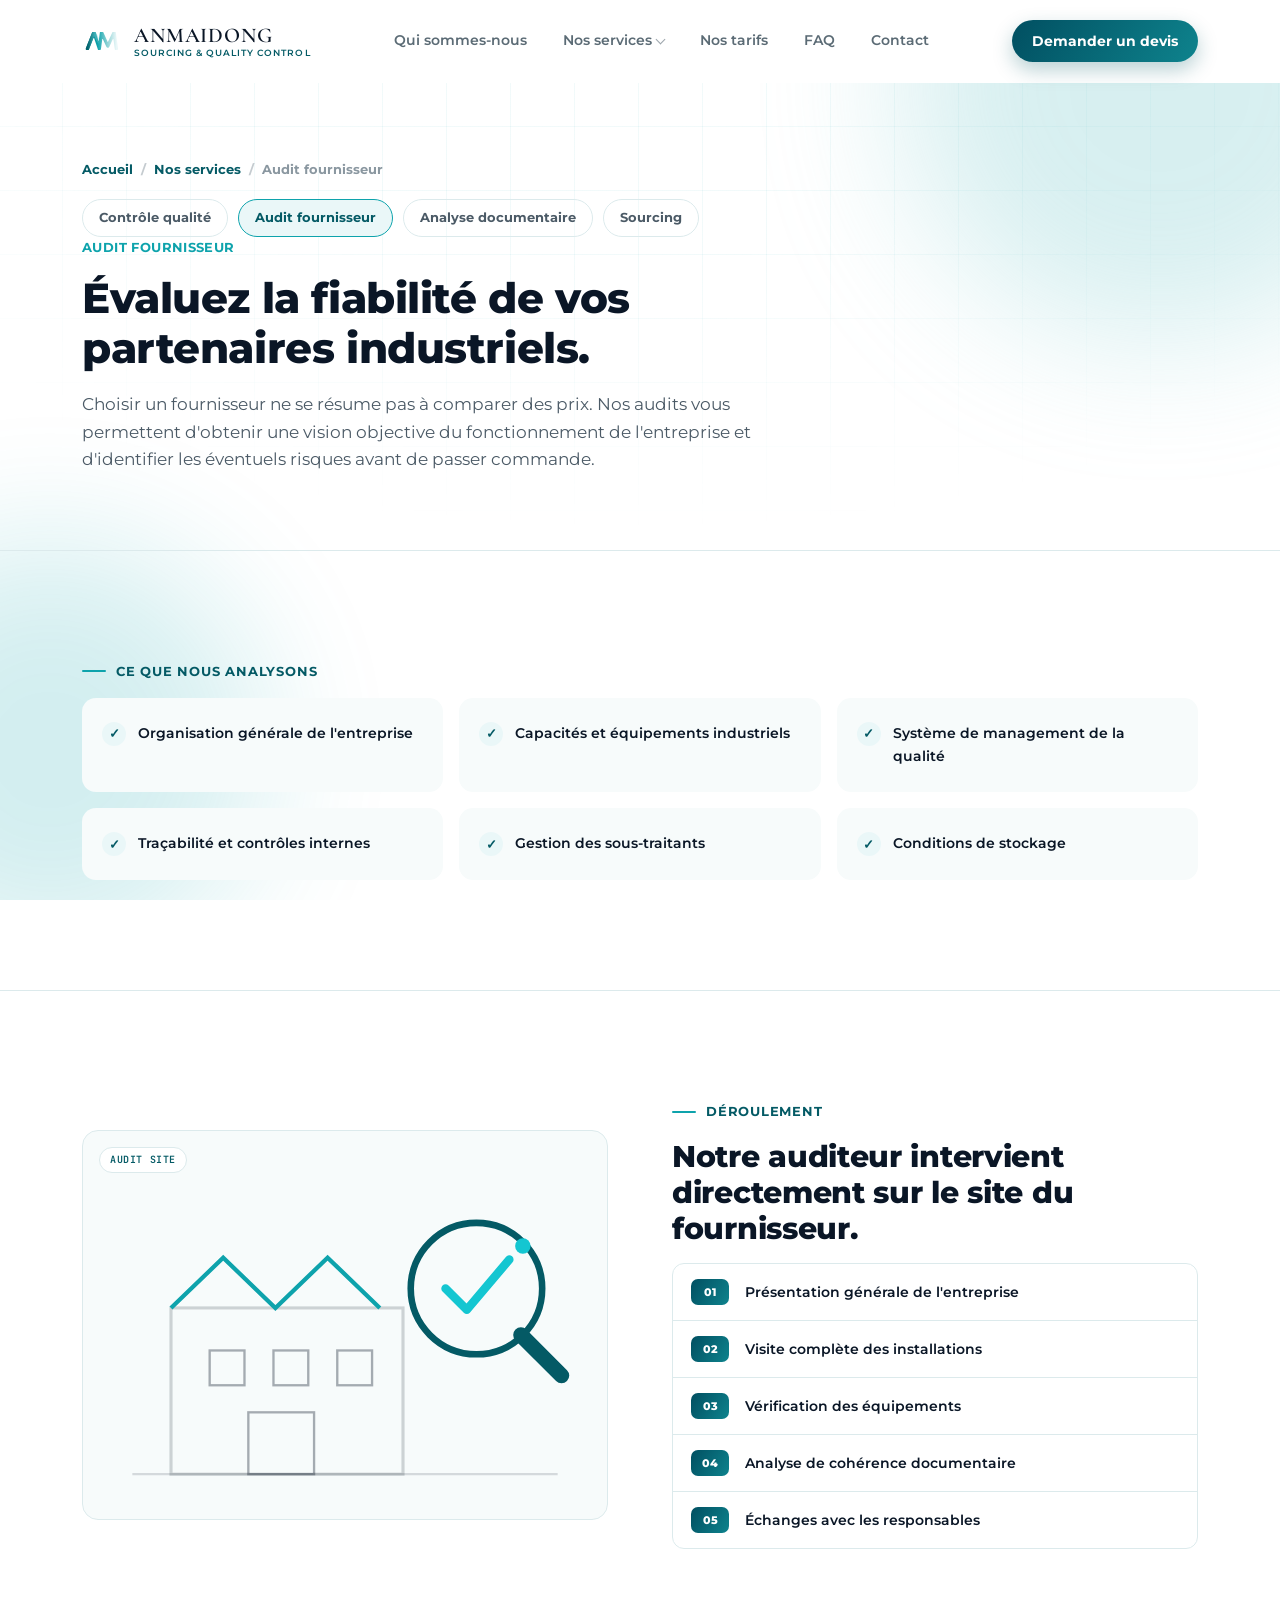
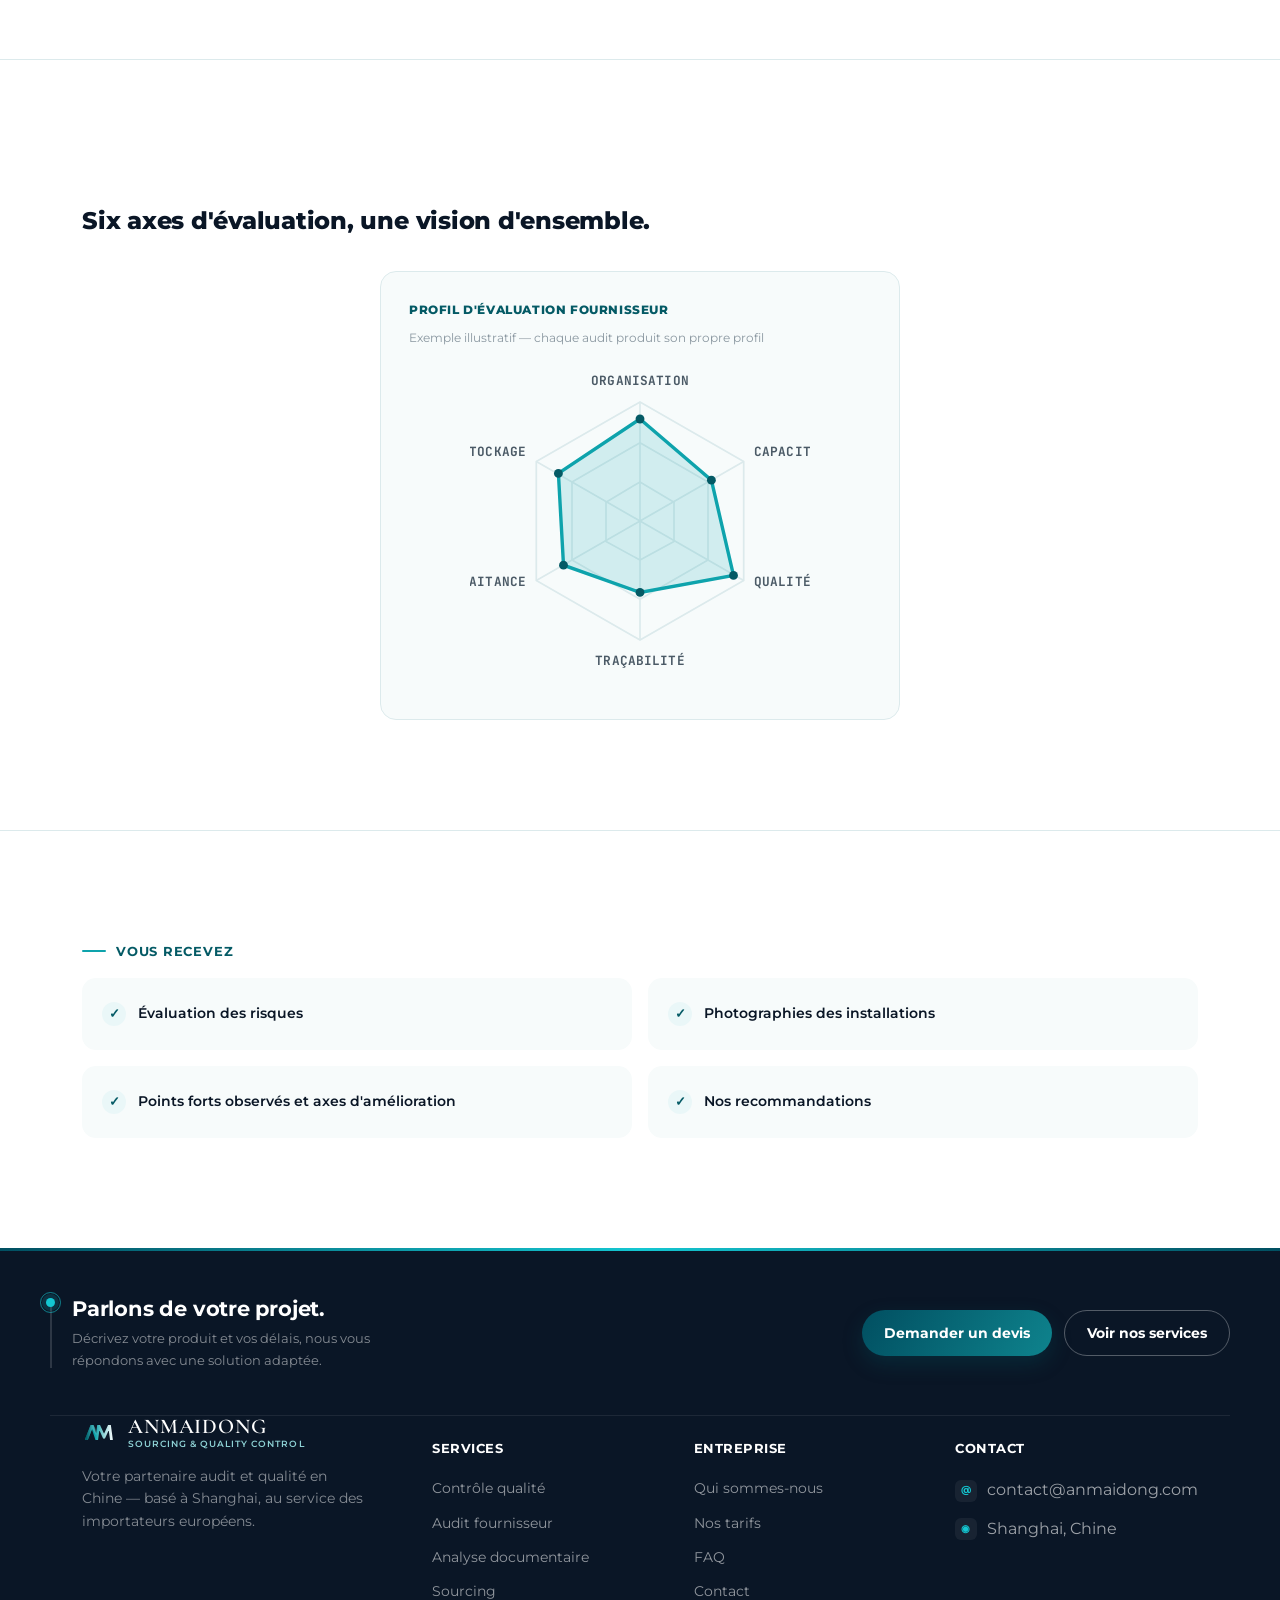
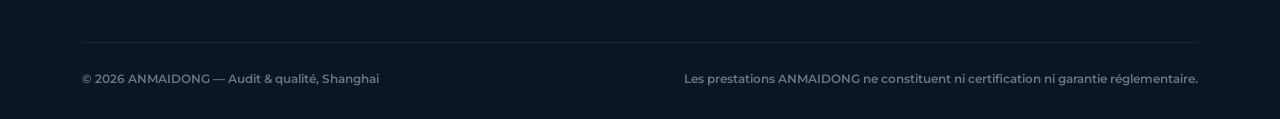
<file: services/audit-fournisseur.html>
<!DOCTYPE html>
<html lang="fr">
<head>
<meta charset="UTF-8">
<meta name="viewport" content="width=device-width, initial-scale=1.0">
<title>Audit fournisseur en Chine — ANMAIDONG</title>
<meta name="description" content="Évaluez la fiabilité de vos partenaires industriels. — service audit fournisseur par ANMAIDONG, basé à Shanghai.">
<link rel="icon" type="image/x-icon" href="../favicon/favicon.ico">
<link rel="icon" type="image/png" sizes="16x16" href="../favicon/favicon-16x16.png">
<link rel="icon" type="image/png" sizes="32x32" href="../favicon/favicon-32x32.png">
<link rel="icon" type="image/png" sizes="48x48" href="../favicon/favicon-48x48.png">
<link rel="apple-touch-icon" sizes="180x180" href="../favicon/apple-touch-icon.png">
<link rel="mask-icon" href="../favicon/safari-pinned-tab.svg" color="#0EA3AC">
<link rel="manifest" href="../favicon/site.webmanifest">
<meta name="msapplication-TileColor" content="#0A1626">
<meta name="msapplication-config" content="../favicon/browserconfig.xml">
<meta name="theme-color" content="#0A1626">
<meta property="og:type" content="website">
<meta property="og:locale" content="fr_FR">
<meta property="og:site_name" content="ANMAIDONG">
<meta property="og:title" content="Audit fournisseur en Chine — ANMAIDONG">
<meta property="og:description" content="Évaluez la fiabilité de vos partenaires industriels. — service audit fournisseur par ANMAIDONG, basé à Shanghai.">
<meta property="og:image" content="../assets/images/og-image.png">
<meta name="twitter:card" content="summary_large_image">
<meta name="twitter:title" content="Audit fournisseur en Chine — ANMAIDONG">
<meta name="twitter:description" content="Évaluez la fiabilité de vos partenaires industriels. — service audit fournisseur par ANMAIDONG, basé à Shanghai.">
<meta name="twitter:image" content="../assets/images/og-image.png">
<link rel="preconnect" href="https://fonts.googleapis.com">
<link rel="preconnect" href="https://fonts.gstatic.com" crossorigin>
<link rel="stylesheet" href="../assets/css/style.css">

</head>
<body>
<div class="bg-fx"><div class="bg-grid"></div><div class="orb orb1"></div><div class="orb orb2"></div></div>
<div class="scroll-progress"></div>
<svg width="0" height="0" style="position:absolute">
  <defs>
    <linearGradient id="gradM" x1="0%" y1="50%" x2="100%" y2="50%">
      <stop offset="0%" stop-color="#03737D"/>
      <stop offset="35%" stop-color="#0EA3AC"/>
      <stop offset="68%" stop-color="#8ED2D5"/>
      <stop offset="100%" stop-color="#EAF7F8"/>
    </linearGradient>
    <linearGradient id="gradA" x1="0%" y1="50%" x2="100%" y2="50%">
      <stop offset="0%" stop-color="#02616B"/>
      <stop offset="60%" stop-color="#3FAEB5"/>
      <stop offset="100%" stop-color="#8ED2D5" stop-opacity="0.08"/>
    </linearGradient>
  </defs>
</svg>

<header id="site-header">
  <nav class="wrap">
    <a href="../index.html" class="brand">
      <svg viewBox="0 0 700 320" width="40" height="18">
        <polyline points="92,297 206,6 303,297 342,6 454,252 566,6 606,297" fill="none" stroke="url(#gradM)" stroke-width="58" stroke-linecap="round" stroke-linejoin="round"/>
        <polyline points="92,297 206,6 300,175" fill="none" stroke="url(#gradA)" stroke-width="58" stroke-linecap="round" stroke-linejoin="round" opacity="0.9"/>
      </svg>
      <span class="brand-word"><span class="name">ANMAIDONG</span><span class="tag">SOURCING &amp; QUALITY CONTROL</span></span>
    </a>
    <ul class="nav-links">
      <li><a href="../qui-sommes-nous.html">Qui sommes-nous</a></li>
      <li class="nav-has-mega">
        <a href="../services/index.html">Nos services</a>
        <div class="nav-mega">
          <div class="nav-mega-card">
            <a href="../services/controle-qualite.html" class="nav-mega-item"><span class="nm-icon"><svg viewBox="0 0 64 64" xmlns="http://www.w3.org/2000/svg"><g fill="none" stroke="currentColor" stroke-width="3.4" stroke-linecap="round" stroke-linejoin="round"><circle cx="27" cy="27" r="13"/><line x1="36.2" y1="36.2" x2="46" y2="46"/><path d="M21 27 L25.5 31.5 L34 21" stroke-width="3"/></g></svg></span><div><strong>Contrôle qualité</strong><span>Conformité avant expédition</span></div></a>
            <a href="../services/audit-fournisseur.html" class="nav-mega-item"><span class="nm-icon"><svg viewBox="0 0 64 64" xmlns="http://www.w3.org/2000/svg"><g fill="none" stroke="currentColor" stroke-width="3.4" stroke-linecap="round" stroke-linejoin="round"><rect x="16" y="12" width="28" height="38" rx="3.5"/><rect x="24" y="8" width="12" height="7" rx="2"/><line x1="22" y1="26" x2="38" y2="26"/><line x1="22" y1="33" x2="38" y2="33"/><line x1="22" y1="40" x2="32" y2="40"/><circle cx="46" cy="44" r="8.5" fill="white" stroke="currentColor"/><path d="M42.3 44 L45 46.7 L50 41" stroke-width="3"/></g></svg></span><div><strong>Audit fournisseur</strong><span>Fiabilité industrielle</span></div></a>
            <a href="../services/analyse-documentaire.html" class="nav-mega-item"><span class="nm-icon"><svg viewBox="0 0 64 64" xmlns="http://www.w3.org/2000/svg"><g fill="none" stroke="currentColor" stroke-width="3.4" stroke-linecap="round" stroke-linejoin="round"><rect x="11" y="10" width="24" height="32" rx="2.5" fill="white"/><line x1="16" y1="18" x2="30" y2="18"/><line x1="16" y1="24" x2="30" y2="24"/><line x1="16" y1="30" x2="26" y2="30"/><rect x="24" y="19" width="24" height="32" rx="2.5" fill="white"/><line x1="29" y1="27" x2="43" y2="27"/><line x1="29" y1="33" x2="43" y2="33"/><line x1="29" y1="39" x2="39" y2="39"/></g></svg></span><div><strong>Analyse documentaire</strong><span>Déclaré vs observé</span></div></a>
            <a href="../services/sourcing.html" class="nav-mega-item"><span class="nm-icon"><svg viewBox="0 0 64 64" xmlns="http://www.w3.org/2000/svg"><g fill="none" stroke="currentColor" stroke-width="3.4" stroke-linecap="round" stroke-linejoin="round"><circle cx="32" cy="32" r="20"/><path d="M32 20 L37 32 L32 44 L27 32 Z" fill="currentColor"/><circle cx="32" cy="32" r="2.4" fill="white" stroke="none"/></g></svg></span><div><strong>Sourcing</strong><span>Trouver le bon fabricant</span></div></a>
          </div>
        </div>
      </li>
      <li><a href="../tarifs.html">Nos tarifs</a></li>
      <li><a href="../faq.html">FAQ</a></li>
      <li><a href="../contact.html">Contact</a></li>
    </ul>
    <div class="nav-right">
      <a href="../contact.html" class="btn btn-primary btn-sm">Demander un devis</a>
      <div class="burger" aria-label="Menu"><span></span></div>
    </div>
  </nav>
</header>
<div class="mobile-menu">
    <a href="../index.html">Accueil</a>
    <a href="../qui-sommes-nous.html">Qui sommes-nous</a>
    <a href="../services/index.html">Nos services</a>
    <a href="../tarifs.html">Nos tarifs</a>
    <a href="../faq.html">FAQ</a>
    <a href="../contact.html">Contact</a>
    <a href="../contact.html" class="btn btn-primary btn-block">Demander un devis</a>
</div>

<section class="page-hero compact border-b">
  <div class="wrap">
    <div class="crumb" data-reveal><a href="../index.html">Accueil</a><span class="sep">/</span><a href="index.html">Nos services</a><span class="sep">/</span><span>Audit fournisseur</span></div>
    <div class="service-nav" data-reveal><a href="controle-qualite.html" class="">Contrôle qualité</a>
<a href="audit-fournisseur.html" class="active">Audit fournisseur</a>
<a href="analyse-documentaire.html" class="">Analyse documentaire</a>
<a href="sourcing.html" class="">Sourcing</a></div>
    <span class="tagline" data-reveal>AUDIT FOURNISSEUR</span>
    <h1 data-reveal data-split style="font-size:clamp(28px,3.6vw,42px);max-width:22ch;line-height:1.2;margin-bottom:18px;">Évaluez la fiabilité de vos partenaires industriels.</h1>
    <p data-reveal style="font-size:16.5px;max-width:64ch;">Choisir un fournisseur ne se résume pas à comparer des prix. Nos audits vous permettent d'obtenir une vision objective du fonctionnement de l'entreprise et d'identifier les éventuels risques avant de passer commande.</p>
  </div>
</section>

<section class="border-b">
  <div class="wrap">
    <div class="kicker" data-reveal>CE QUE NOUS ANALYSONS</div>
    <div class="why-grid" data-reveal-group style="grid-template-columns:repeat(3,1fr);">
      <div class="why-item" data-reveal style="--i:0"><span class="mark">✓</span>Organisation générale de l'entreprise</div>
      <div class="why-item" data-reveal style="--i:1"><span class="mark">✓</span>Capacités et équipements industriels</div>
      <div class="why-item" data-reveal style="--i:2"><span class="mark">✓</span>Système de management de la qualité</div>
      <div class="why-item" data-reveal style="--i:3"><span class="mark">✓</span>Traçabilité et contrôles internes</div>
      <div class="why-item" data-reveal style="--i:4"><span class="mark">✓</span>Gestion des sous-traitants</div>
      <div class="why-item" data-reveal style="--i:5"><span class="mark">✓</span>Conditions de stockage</div>
    </div>
  </div>
</section>

<section class="border-b">
  <div class="wrap zigzag">
    <div data-reveal="left">
      <div class="illus-panel">
        <span class="illus-tag mono">AUDIT SITE</span>
        <svg viewBox="0 0 240 170" xmlns="http://www.w3.org/2000/svg">
          <rect x="30" y="76" width="120" height="86" fill="none" stroke="#0A1626" stroke-width="1.6" opacity="0.18"/>
          <polyline points="30,76 57,50 84,76 111,50 138,76" fill="none" stroke="#0EA3AC" stroke-width="2.2"/>
          <rect x="50" y="98" width="18" height="18" fill="none" stroke="#0A1626" stroke-width="1.2" opacity="0.35"/>
          <rect x="83" y="98" width="18" height="18" fill="none" stroke="#0A1626" stroke-width="1.2" opacity="0.35"/>
          <rect x="116" y="98" width="18" height="18" fill="none" stroke="#0A1626" stroke-width="1.2" opacity="0.35"/>
          <rect x="70" y="130" width="34" height="32" fill="none" stroke="#0A1626" stroke-width="1.2" opacity="0.35"/>
          <line x1="10" y1="162" x2="230" y2="162" stroke="#0A1626" stroke-width="1.2" opacity="0.14"/>
          <circle cx="188" cy="66" r="34" fill="#F7FBFB" stroke="#045A65" stroke-width="3.4"/>
          <line x1="211" y1="90" x2="232" y2="111" stroke="#045A65" stroke-width="8" stroke-linecap="round"/>
          <path class="illus-draw" d="M172,66 l11,11 22,-26" fill="none" stroke="#14C6D1" stroke-width="4.4" stroke-linecap="round" stroke-linejoin="round"/>
          <circle class="illus-node" cx="212" cy="44" r="4" fill="#14C6D1"/>
        </svg>
      </div>
    </div>
    <div class="zz-text" data-reveal="right">
      <div class="kicker">DÉROULEMENT</div>
      <h3>Notre auditeur intervient directement sur le site du fournisseur.</h3>
      <div class="steps-mini" style="margin-top:8px;">
        <div><span class="num">01</span> Présentation générale de l'entreprise</div>
        <div><span class="num">02</span> Visite complète des installations</div>
        <div><span class="num">03</span> Vérification des équipements</div>
        <div><span class="num">04</span> Analyse de cohérence documentaire</div>
        <div><span class="num">05</span> Échanges avec les responsables</div>
      </div>
    </div>
  </div>
</section>

<section class="border-b">
  <div class="wrap">
    <div class="kicker" data-reveal>NOTRE ÉVALUATION</div>
    <div class="section-head" data-reveal style="margin-bottom:36px;"><h2 style="font-size:24px;">Six axes d'évaluation, une vision d'ensemble.</h2></div>
    <div class="radar-box" data-reveal="scale" style="max-width:520px;margin:0 auto;">
      <h4>Profil d'évaluation fournisseur</h4>
      <span class="sub">Exemple illustratif — chaque audit produit son propre profil</span>
      <svg viewBox="0 0 200 200" xmlns="http://www.w3.org/2000/svg" style="width:100%;max-width:340px;height:auto;display:block;margin:0 auto;">
        <polygon class="radar-axis" points="100,30 161,65 161,135 100,170 39,135 39,65"/>
        <polygon class="radar-axis" points="100,54 140,77 140,123 100,146 60,123 60,77"/>
        <polygon class="radar-axis" points="100,77 120,89 120,112 100,123 80,112 80,89"/>
        <line class="radar-axis" x1="100" y1="100" x2="100" y2="30"/>
        <line class="radar-axis" x1="100" y1="100" x2="161" y2="65"/>
        <line class="radar-axis" x1="100" y1="100" x2="161" y2="135"/>
        <line class="radar-axis" x1="100" y1="100" x2="100" y2="170"/>
        <line class="radar-axis" x1="100" y1="100" x2="39" y2="135"/>
        <line class="radar-axis" x1="100" y1="100" x2="39" y2="65"/>
        <polygon class="radar-shape illus-draw" points="100,40 142,76 155,132 100,142 55,126 52,72"/>
        <circle class="radar-dot" cx="100" cy="40" r="2.6"/><circle class="radar-dot" cx="142" cy="76" r="2.6"/><circle class="radar-dot" cx="155" cy="132" r="2.6"/><circle class="radar-dot" cx="100" cy="142" r="2.6"/><circle class="radar-dot" cx="55" cy="126" r="2.6"/><circle class="radar-dot" cx="52" cy="72" r="2.6"/>
        <text class="radar-label" x="100" y="20" text-anchor="middle">ORGANISATION</text>
        <text class="radar-label" x="167" y="62" text-anchor="start">CAPACITÉS</text>
        <text class="radar-label" x="167" y="138" text-anchor="start">QUALITÉ</text>
        <text class="radar-label" x="100" y="185" text-anchor="middle">TRAÇABILITÉ</text>
        <text class="radar-label" x="33" y="138" text-anchor="end">SOUS-TRAITANCE</text>
        <text class="radar-label" x="33" y="62" text-anchor="end">STOCKAGE</text>
      </svg>
    </div>
  </div>
</section>

<section>
  <div class="wrap">
    <div class="kicker" data-reveal>VOUS RECEVEZ</div>
    <div class="why-grid" data-reveal-group style="grid-template-columns:repeat(2,1fr);">
      <div class="why-item" data-reveal style="--i:0"><span class="mark">✓</span>Évaluation des risques</div>
      <div class="why-item" data-reveal style="--i:1"><span class="mark">✓</span>Photographies des installations</div>
      <div class="why-item" data-reveal style="--i:2"><span class="mark">✓</span>Points forts observés et axes d'amélioration</div>
      <div class="why-item" data-reveal style="--i:3"><span class="mark">✓</span>Nos recommandations</div>
    </div>
  </div>
</section>


<footer>
  <div class="wrap footer-cta">
    <div class="footer-cta-inner">
      <div class="footer-cta-text">
        <span class="footer-cta-dot"></span>
        <div data-reveal>
          <h2 data-split>Parlons de votre projet.</h2>
          <p>Décrivez votre produit et vos délais, nous vous répondons avec une solution adaptée.</p>
        </div>
      </div>
      <div class="actions" data-reveal>
        <a href="../contact.html" class="btn btn-primary magnetic">Demander un devis</a>
        <a href="../services/index.html" class="btn btn-ghost" style="border-color:rgba(255,255,255,0.3);color:#fff;">Voir nos services</a>
      </div>
    </div>
  </div>
  <div class="wrap">
    <div class="footer-grid">
      <div class="footer-col">
        <a href="../index.html" class="brand" style="margin-bottom:16px;">
          <svg viewBox="0 0 700 320" width="34" height="15.5">
        <polyline points="92,297 206,6 303,297 342,6 454,252 566,6 606,297" fill="none" stroke="url(#gradM)" stroke-width="58" stroke-linecap="round" stroke-linejoin="round"/>
        <polyline points="92,297 206,6 300,175" fill="none" stroke="url(#gradA)" stroke-width="58" stroke-linecap="round" stroke-linejoin="round" opacity="0.9"/>
      </svg>
          <span class="brand-word"><span class="name">ANMAIDONG</span><span class="tag">SOURCING &amp; QUALITY CONTROL</span></span>
        </a>
        <p style="color:rgba(255,255,255,0.5);font-size:13.5px;max-width:32ch;">Votre partenaire audit et qualité en Chine — basé à Shanghai, au service des importateurs européens.</p>
      </div>
      <div class="footer-col">
        <h5>SERVICES</h5>
        <ul>
          <li><a href="../services/controle-qualite.html">Contrôle qualité</a></li>
          <li><a href="../services/audit-fournisseur.html">Audit fournisseur</a></li>
          <li><a href="../services/analyse-documentaire.html">Analyse documentaire</a></li>
          <li><a href="../services/sourcing.html">Sourcing</a></li>
        </ul>
      </div>
      <div class="footer-col">
        <h5>ENTREPRISE</h5>
        <ul>
          <li><a href="../qui-sommes-nous.html">Qui sommes-nous</a></li>
          <li><a href="../tarifs.html">Nos tarifs</a></li>
          <li><a href="../faq.html">FAQ</a></li>
          <li><a href="../contact.html">Contact</a></li>
        </ul>
      </div>
      <div class="footer-col">
        <h5>CONTACT</h5>
        <ul>
          <li><span class="fc-icon">@</span>contact@anmaidong.com</li>
          <li><span class="fc-icon">◉</span>Shanghai, Chine</li>
        </ul>
      </div>
    </div>
    <div class="footer-bottom">
      <span class="foot-note">© 2026 ANMAIDONG — Audit &amp; qualité, Shanghai</span>
      <span class="foot-note">Les prestations ANMAIDONG ne constituent ni certification ni garantie réglementaire.</span>
    </div>
  </div>
</footer>
<button class="back-to-top" aria-label="Retour en haut">
  <svg viewBox="0 0 24 24" fill="none" stroke="currentColor" stroke-width="2.2" stroke-linecap="round" stroke-linejoin="round"><line x1="12" y1="19" x2="12" y2="5"/><polyline points="5,12 12,5 19,12"/></svg>
</button>
<script src="../assets/js/main.js"></script>
</body>
</html>
</file>
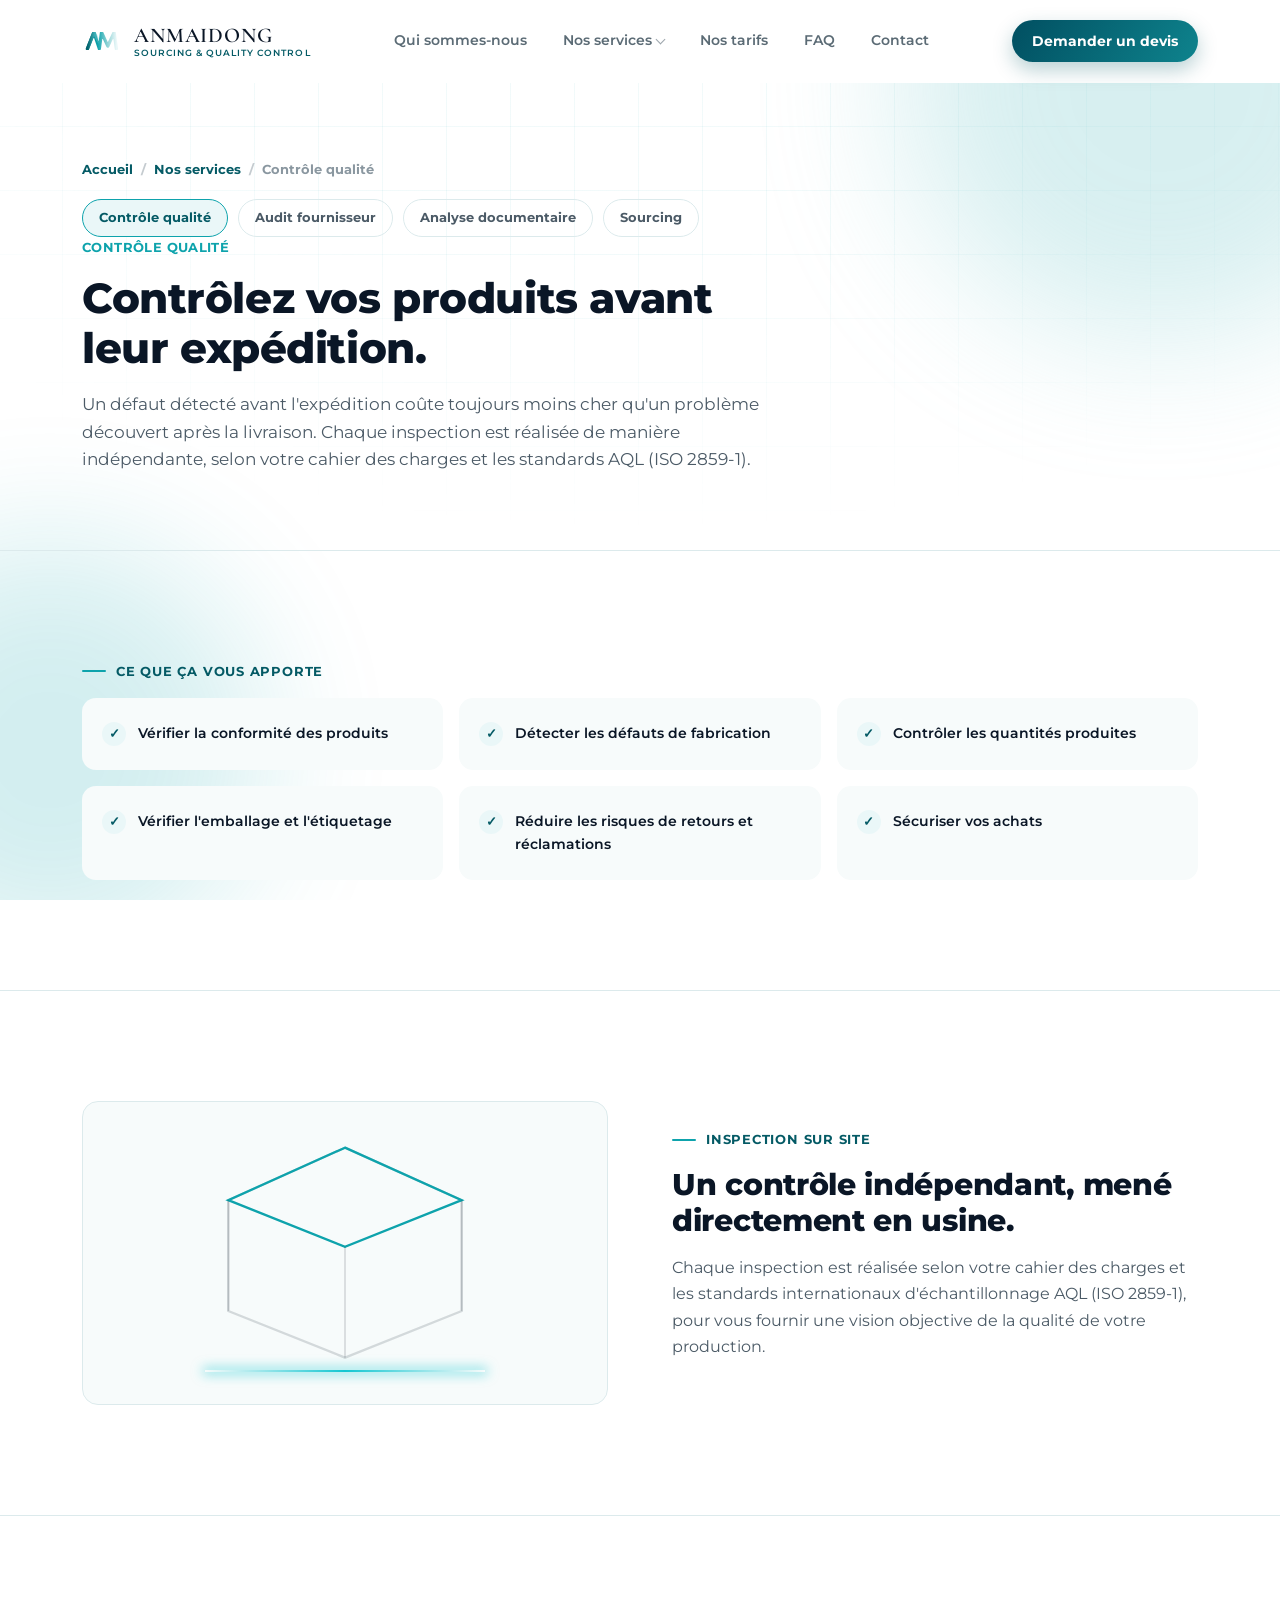
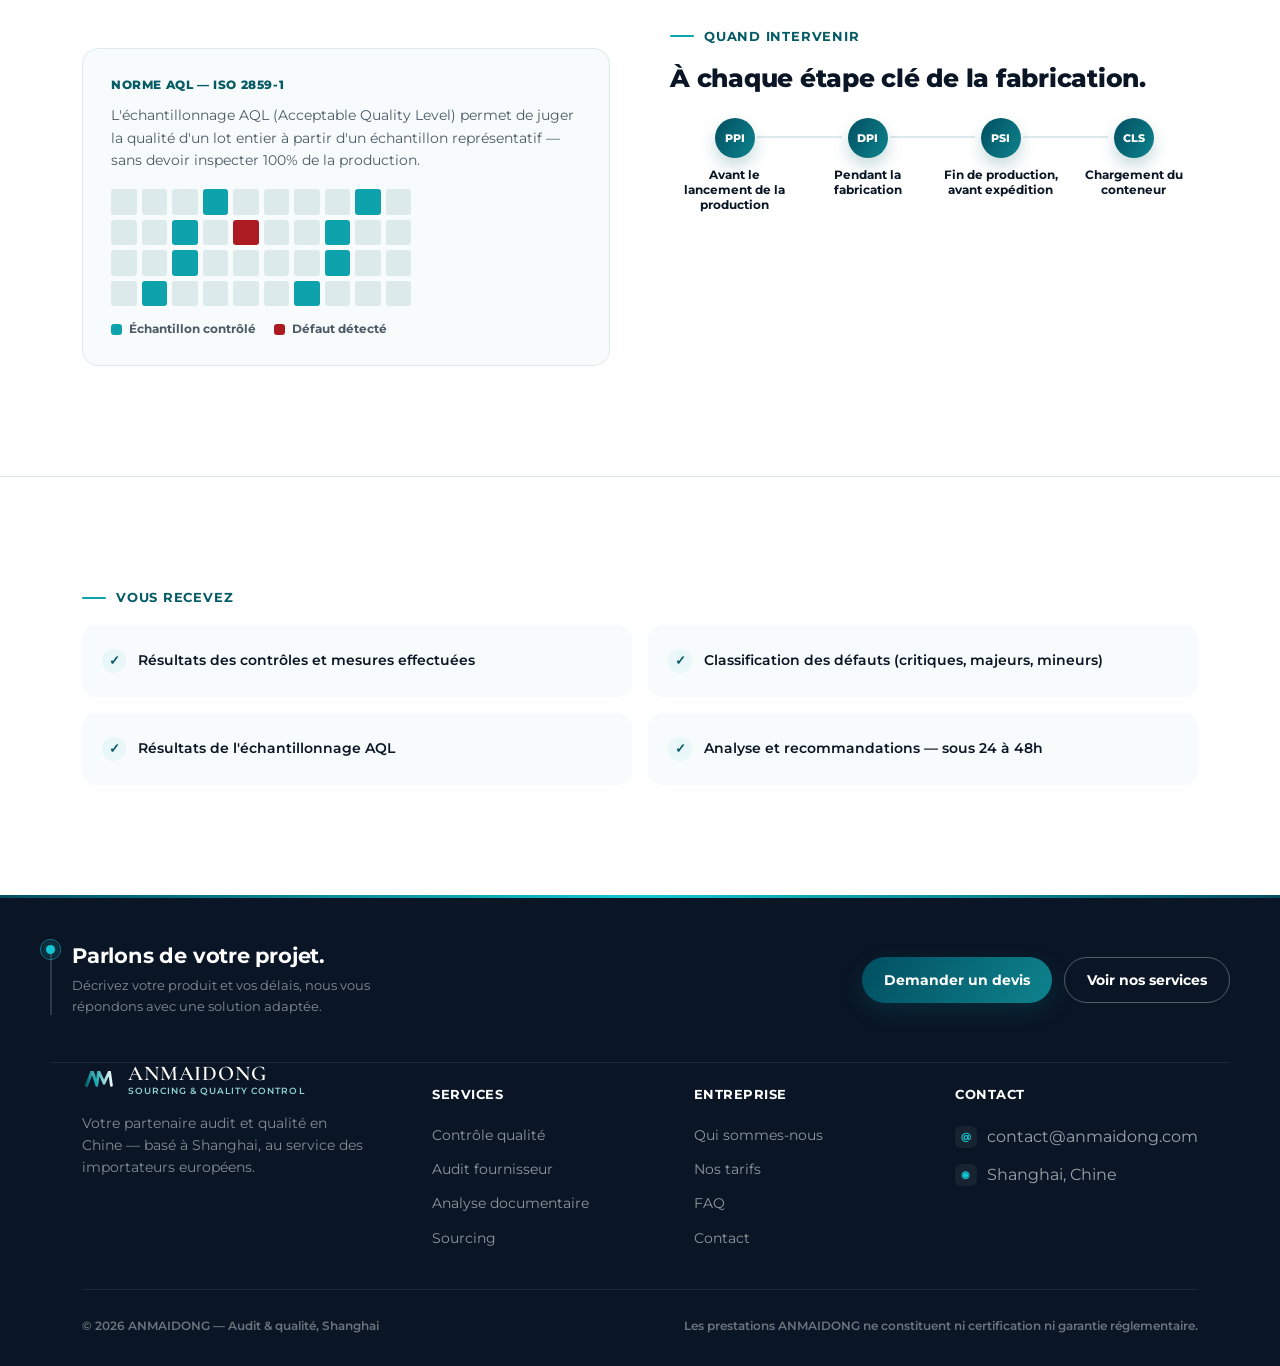
<file: services/controle-qualite.html>
<!DOCTYPE html>
<html lang="fr">
<head>
<meta charset="UTF-8">
<meta name="viewport" content="width=device-width, initial-scale=1.0">
<title>Contrôle qualité en Chine — ANMAIDONG</title>
<meta name="description" content="Contrôlez vos produits avant leur expédition. — service contrôle qualité par ANMAIDONG, basé à Shanghai.">
<link rel="icon" type="image/x-icon" href="../favicon/favicon.ico">
<link rel="icon" type="image/png" sizes="16x16" href="../favicon/favicon-16x16.png">
<link rel="icon" type="image/png" sizes="32x32" href="../favicon/favicon-32x32.png">
<link rel="icon" type="image/png" sizes="48x48" href="../favicon/favicon-48x48.png">
<link rel="apple-touch-icon" sizes="180x180" href="../favicon/apple-touch-icon.png">
<link rel="mask-icon" href="../favicon/safari-pinned-tab.svg" color="#0EA3AC">
<link rel="manifest" href="../favicon/site.webmanifest">
<meta name="msapplication-TileColor" content="#0A1626">
<meta name="msapplication-config" content="../favicon/browserconfig.xml">
<meta name="theme-color" content="#0A1626">
<meta property="og:type" content="website">
<meta property="og:locale" content="fr_FR">
<meta property="og:site_name" content="ANMAIDONG">
<meta property="og:title" content="Contrôle qualité en Chine — ANMAIDONG">
<meta property="og:description" content="Contrôlez vos produits avant leur expédition. — service contrôle qualité par ANMAIDONG, basé à Shanghai.">
<meta property="og:image" content="../assets/images/og-image.png">
<meta name="twitter:card" content="summary_large_image">
<meta name="twitter:title" content="Contrôle qualité en Chine — ANMAIDONG">
<meta name="twitter:description" content="Contrôlez vos produits avant leur expédition. — service contrôle qualité par ANMAIDONG, basé à Shanghai.">
<meta name="twitter:image" content="../assets/images/og-image.png">
<link rel="preconnect" href="https://fonts.googleapis.com">
<link rel="preconnect" href="https://fonts.gstatic.com" crossorigin>
<link rel="stylesheet" href="../assets/css/style.css">

</head>
<body>
<div class="bg-fx"><div class="bg-grid"></div><div class="orb orb1"></div><div class="orb orb2"></div></div>
<div class="scroll-progress"></div>
<svg width="0" height="0" style="position:absolute">
  <defs>
    <linearGradient id="gradM" x1="0%" y1="50%" x2="100%" y2="50%">
      <stop offset="0%" stop-color="#03737D"/>
      <stop offset="35%" stop-color="#0EA3AC"/>
      <stop offset="68%" stop-color="#8ED2D5"/>
      <stop offset="100%" stop-color="#EAF7F8"/>
    </linearGradient>
    <linearGradient id="gradA" x1="0%" y1="50%" x2="100%" y2="50%">
      <stop offset="0%" stop-color="#02616B"/>
      <stop offset="60%" stop-color="#3FAEB5"/>
      <stop offset="100%" stop-color="#8ED2D5" stop-opacity="0.08"/>
    </linearGradient>
  </defs>
</svg>

<header id="site-header">
  <nav class="wrap">
    <a href="../index.html" class="brand">
      <svg viewBox="0 0 700 320" width="40" height="18">
        <polyline points="92,297 206,6 303,297 342,6 454,252 566,6 606,297" fill="none" stroke="url(#gradM)" stroke-width="58" stroke-linecap="round" stroke-linejoin="round"/>
        <polyline points="92,297 206,6 300,175" fill="none" stroke="url(#gradA)" stroke-width="58" stroke-linecap="round" stroke-linejoin="round" opacity="0.9"/>
      </svg>
      <span class="brand-word"><span class="name">ANMAIDONG</span><span class="tag">SOURCING &amp; QUALITY CONTROL</span></span>
    </a>
    <ul class="nav-links">
      <li><a href="../qui-sommes-nous.html">Qui sommes-nous</a></li>
      <li class="nav-has-mega">
        <a href="../services/index.html">Nos services</a>
        <div class="nav-mega">
          <div class="nav-mega-card">
            <a href="../services/controle-qualite.html" class="nav-mega-item"><span class="nm-icon"><svg viewBox="0 0 64 64" xmlns="http://www.w3.org/2000/svg"><g fill="none" stroke="currentColor" stroke-width="3.4" stroke-linecap="round" stroke-linejoin="round"><circle cx="27" cy="27" r="13"/><line x1="36.2" y1="36.2" x2="46" y2="46"/><path d="M21 27 L25.5 31.5 L34 21" stroke-width="3"/></g></svg></span><div><strong>Contrôle qualité</strong><span>Conformité avant expédition</span></div></a>
            <a href="../services/audit-fournisseur.html" class="nav-mega-item"><span class="nm-icon"><svg viewBox="0 0 64 64" xmlns="http://www.w3.org/2000/svg"><g fill="none" stroke="currentColor" stroke-width="3.4" stroke-linecap="round" stroke-linejoin="round"><rect x="16" y="12" width="28" height="38" rx="3.5"/><rect x="24" y="8" width="12" height="7" rx="2"/><line x1="22" y1="26" x2="38" y2="26"/><line x1="22" y1="33" x2="38" y2="33"/><line x1="22" y1="40" x2="32" y2="40"/><circle cx="46" cy="44" r="8.5" fill="white" stroke="currentColor"/><path d="M42.3 44 L45 46.7 L50 41" stroke-width="3"/></g></svg></span><div><strong>Audit fournisseur</strong><span>Fiabilité industrielle</span></div></a>
            <a href="../services/analyse-documentaire.html" class="nav-mega-item"><span class="nm-icon"><svg viewBox="0 0 64 64" xmlns="http://www.w3.org/2000/svg"><g fill="none" stroke="currentColor" stroke-width="3.4" stroke-linecap="round" stroke-linejoin="round"><rect x="11" y="10" width="24" height="32" rx="2.5" fill="white"/><line x1="16" y1="18" x2="30" y2="18"/><line x1="16" y1="24" x2="30" y2="24"/><line x1="16" y1="30" x2="26" y2="30"/><rect x="24" y="19" width="24" height="32" rx="2.5" fill="white"/><line x1="29" y1="27" x2="43" y2="27"/><line x1="29" y1="33" x2="43" y2="33"/><line x1="29" y1="39" x2="39" y2="39"/></g></svg></span><div><strong>Analyse documentaire</strong><span>Déclaré vs observé</span></div></a>
            <a href="../services/sourcing.html" class="nav-mega-item"><span class="nm-icon"><svg viewBox="0 0 64 64" xmlns="http://www.w3.org/2000/svg"><g fill="none" stroke="currentColor" stroke-width="3.4" stroke-linecap="round" stroke-linejoin="round"><circle cx="32" cy="32" r="20"/><path d="M32 20 L37 32 L32 44 L27 32 Z" fill="currentColor"/><circle cx="32" cy="32" r="2.4" fill="white" stroke="none"/></g></svg></span><div><strong>Sourcing</strong><span>Trouver le bon fabricant</span></div></a>
          </div>
        </div>
      </li>
      <li><a href="../tarifs.html">Nos tarifs</a></li>
      <li><a href="../faq.html">FAQ</a></li>
      <li><a href="../contact.html">Contact</a></li>
    </ul>
    <div class="nav-right">
      <a href="../contact.html" class="btn btn-primary btn-sm">Demander un devis</a>
      <div class="burger" aria-label="Menu"><span></span></div>
    </div>
  </nav>
</header>
<div class="mobile-menu">
    <a href="../index.html">Accueil</a>
    <a href="../qui-sommes-nous.html">Qui sommes-nous</a>
    <a href="../services/index.html">Nos services</a>
    <a href="../tarifs.html">Nos tarifs</a>
    <a href="../faq.html">FAQ</a>
    <a href="../contact.html">Contact</a>
    <a href="../contact.html" class="btn btn-primary btn-block">Demander un devis</a>
</div>

<section class="page-hero compact border-b">
  <div class="wrap">
    <div class="crumb" data-reveal><a href="../index.html">Accueil</a><span class="sep">/</span><a href="index.html">Nos services</a><span class="sep">/</span><span>Contrôle qualité</span></div>
    <div class="service-nav" data-reveal><a href="controle-qualite.html" class="active">Contrôle qualité</a>
<a href="audit-fournisseur.html" class="">Audit fournisseur</a>
<a href="analyse-documentaire.html" class="">Analyse documentaire</a>
<a href="sourcing.html" class="">Sourcing</a></div>
    <span class="tagline" data-reveal>CONTRÔLE QUALITÉ</span>
    <h1 data-reveal data-split style="font-size:clamp(28px,3.6vw,42px);max-width:22ch;line-height:1.2;margin-bottom:18px;">Contrôlez vos produits avant leur expédition.</h1>
    <p data-reveal style="font-size:16.5px;max-width:64ch;">Un défaut détecté avant l'expédition coûte toujours moins cher qu'un problème découvert après la livraison. Chaque inspection est réalisée de manière indépendante, selon votre cahier des charges et les standards AQL (ISO 2859-1).</p>
  </div>
</section>

<section class="border-b">
  <div class="wrap">
    <div class="kicker" data-reveal>CE QUE ÇA VOUS APPORTE</div>
    <div class="why-grid" data-reveal-group style="grid-template-columns:repeat(3,1fr);">
      <div class="why-item" data-reveal style="--i:0"><span class="mark">✓</span>Vérifier la conformité des produits</div>
      <div class="why-item" data-reveal style="--i:1"><span class="mark">✓</span>Détecter les défauts de fabrication</div>
      <div class="why-item" data-reveal style="--i:2"><span class="mark">✓</span>Contrôler les quantités produites</div>
      <div class="why-item" data-reveal style="--i:3"><span class="mark">✓</span>Vérifier l'emballage et l'étiquetage</div>
      <div class="why-item" data-reveal style="--i:4"><span class="mark">✓</span>Réduire les risques de retours et réclamations</div>
      <div class="why-item" data-reveal style="--i:5"><span class="mark">✓</span>Sécuriser vos achats</div>
    </div>
  </div>
</section>

<section class="border-b">
  <div class="wrap zigzag">
    <div data-reveal="left">
<div class="scan-box" data-reveal="scale">
  <div class="scan-crate">
    <svg viewBox="0 0 240 200" xmlns="http://www.w3.org/2000/svg" style="width:100%;height:auto;display:block;">
      <polygon points="120,10 220,55 220,150 120,190 20,150 20,55" fill="none" stroke="#0A1626" stroke-width="2" opacity="0.15"/>
      <polygon points="120,10 220,55 120,95 20,55" fill="none" stroke="#0EA3AC" stroke-width="2"/>
      <line x1="120" y1="95" x2="120" y2="190" stroke="#0A1626" stroke-width="1.4" opacity="0.15"/>
      <line x1="20" y1="55" x2="20" y2="150" stroke="#0A1626" stroke-width="1.4" opacity="0.15"/>
      <line x1="220" y1="55" x2="220" y2="150" stroke="#0A1626" stroke-width="1.4" opacity="0.15"/>
    </svg>
    <div class="scan-line"></div>
    <div class="scan-tag" style="top:12%;left:6%;">✓ Étiquetage</div>
    <div class="scan-tag" style="top:44%;right:4%;">✓ Dimensions</div>
    <div class="scan-tag" style="top:74%;left:10%;">✓ AQL 98.2%</div>
  </div>
</div>
    </div>
    <div class="zz-text" data-reveal="right">
      <div class="kicker">INSPECTION SUR SITE</div>
      <h3>Un contrôle indépendant, mené directement en usine.</h3>
      <p>Chaque inspection est réalisée selon votre cahier des charges et les standards internationaux d'échantillonnage AQL (ISO 2859-1), pour vous fournir une vision objective de la qualité de votre production.</p>
    </div>
  </div>
</section>

<section class="border-b">
  <div class="wrap service-detail-grid">
    <div data-reveal="left">
      <div class="aql-box" data-reveal="scale">
        <h4>Norme AQL — ISO 2859-1</h4>
        <p>L'échantillonnage AQL (Acceptable Quality Level) permet de juger la qualité d'un lot entier à partir d'un échantillon représentatif — sans devoir inspecter 100% de la production.</p>
        <div class="aql-grid"><span></span><span></span><span></span><span class="sample"></span><span></span><span></span><span></span><span></span><span class="sample"></span><span></span><span></span><span></span><span class="sample"></span><span></span><span class="defect"></span><span></span><span></span><span class="sample"></span><span></span><span></span><span></span><span></span><span class="sample"></span><span></span><span></span><span></span><span></span><span class="sample"></span><span></span><span></span><span></span><span class="sample"></span><span></span><span></span><span></span><span></span><span class="sample"></span><span></span><span></span><span></span></div>
        <div class="aql-legend">
          <span class="l-sample"><i></i> Échantillon contrôlé</span>
          <span class="l-defect"><i></i> Défaut détecté</span>
        </div>
      </div>
    </div>
    <div data-reveal="right">
      <div class="kicker">QUAND INTERVENIR</div>
      <h3 style="font-size:clamp(20px,2.2vw,25px);line-height:1.25;margin-bottom:22px;">À chaque étape clé de la fabrication.</h3>
      <div class="flow-steps" data-reveal-group>
        <div class="flow-step" data-reveal style="--i:0"><div class="fs-dot">PPI</div><div class="fs-label">Avant le lancement de la production</div></div>
        <div class="flow-step" data-reveal style="--i:1"><div class="fs-dot">DPI</div><div class="fs-label">Pendant la fabrication</div></div>
        <div class="flow-step" data-reveal style="--i:2"><div class="fs-dot">PSI</div><div class="fs-label">Fin de production, avant expédition</div></div>
        <div class="flow-step" data-reveal style="--i:3"><div class="fs-dot">CLS</div><div class="fs-label">Chargement du conteneur</div></div>
      </div>
    </div>
  </div>
</section>

<section>
  <div class="wrap">
    <div class="kicker" data-reveal>VOUS RECEVEZ</div>
    <div class="why-grid" data-reveal-group style="grid-template-columns:repeat(2,1fr);">
      <div class="why-item" data-reveal style="--i:0"><span class="mark">✓</span>Résultats des contrôles et mesures effectuées</div>
      <div class="why-item" data-reveal style="--i:1"><span class="mark">✓</span>Classification des défauts (critiques, majeurs, mineurs)</div>
      <div class="why-item" data-reveal style="--i:2"><span class="mark">✓</span>Résultats de l'échantillonnage AQL</div>
      <div class="why-item" data-reveal style="--i:3"><span class="mark">✓</span>Analyse et recommandations — sous 24 à 48h</div>
    </div>
  </div>
</section>


<footer>
  <div class="wrap footer-cta">
    <div class="footer-cta-inner">
      <div class="footer-cta-text">
        <span class="footer-cta-dot"></span>
        <div data-reveal>
          <h2 data-split>Parlons de votre projet.</h2>
          <p>Décrivez votre produit et vos délais, nous vous répondons avec une solution adaptée.</p>
        </div>
      </div>
      <div class="actions" data-reveal>
        <a href="../contact.html" class="btn btn-primary magnetic">Demander un devis</a>
        <a href="../services/index.html" class="btn btn-ghost" style="border-color:rgba(255,255,255,0.3);color:#fff;">Voir nos services</a>
      </div>
    </div>
  </div>
  <div class="wrap">
    <div class="footer-grid">
      <div class="footer-col">
        <a href="../index.html" class="brand" style="margin-bottom:16px;">
          <svg viewBox="0 0 700 320" width="34" height="15.5">
        <polyline points="92,297 206,6 303,297 342,6 454,252 566,6 606,297" fill="none" stroke="url(#gradM)" stroke-width="58" stroke-linecap="round" stroke-linejoin="round"/>
        <polyline points="92,297 206,6 300,175" fill="none" stroke="url(#gradA)" stroke-width="58" stroke-linecap="round" stroke-linejoin="round" opacity="0.9"/>
      </svg>
          <span class="brand-word"><span class="name">ANMAIDONG</span><span class="tag">SOURCING &amp; QUALITY CONTROL</span></span>
        </a>
        <p style="color:rgba(255,255,255,0.5);font-size:13.5px;max-width:32ch;">Votre partenaire audit et qualité en Chine — basé à Shanghai, au service des importateurs européens.</p>
      </div>
      <div class="footer-col">
        <h5>SERVICES</h5>
        <ul>
          <li><a href="../services/controle-qualite.html">Contrôle qualité</a></li>
          <li><a href="../services/audit-fournisseur.html">Audit fournisseur</a></li>
          <li><a href="../services/analyse-documentaire.html">Analyse documentaire</a></li>
          <li><a href="../services/sourcing.html">Sourcing</a></li>
        </ul>
      </div>
      <div class="footer-col">
        <h5>ENTREPRISE</h5>
        <ul>
          <li><a href="../qui-sommes-nous.html">Qui sommes-nous</a></li>
          <li><a href="../tarifs.html">Nos tarifs</a></li>
          <li><a href="../faq.html">FAQ</a></li>
          <li><a href="../contact.html">Contact</a></li>
        </ul>
      </div>
      <div class="footer-col">
        <h5>CONTACT</h5>
        <ul>
          <li><span class="fc-icon">@</span>contact@anmaidong.com</li>
          <li><span class="fc-icon">◉</span>Shanghai, Chine</li>
        </ul>
      </div>
    </div>
    <div class="footer-bottom">
      <span class="foot-note">© 2026 ANMAIDONG — Audit &amp; qualité, Shanghai</span>
      <span class="foot-note">Les prestations ANMAIDONG ne constituent ni certification ni garantie réglementaire.</span>
    </div>
  </div>
</footer>
<button class="back-to-top" aria-label="Retour en haut">
  <svg viewBox="0 0 24 24" fill="none" stroke="currentColor" stroke-width="2.2" stroke-linecap="round" stroke-linejoin="round"><line x1="12" y1="19" x2="12" y2="5"/><polyline points="5,12 12,5 19,12"/></svg>
</button>
<script src="../assets/js/main.js"></script>
</body>
</html>
</file>
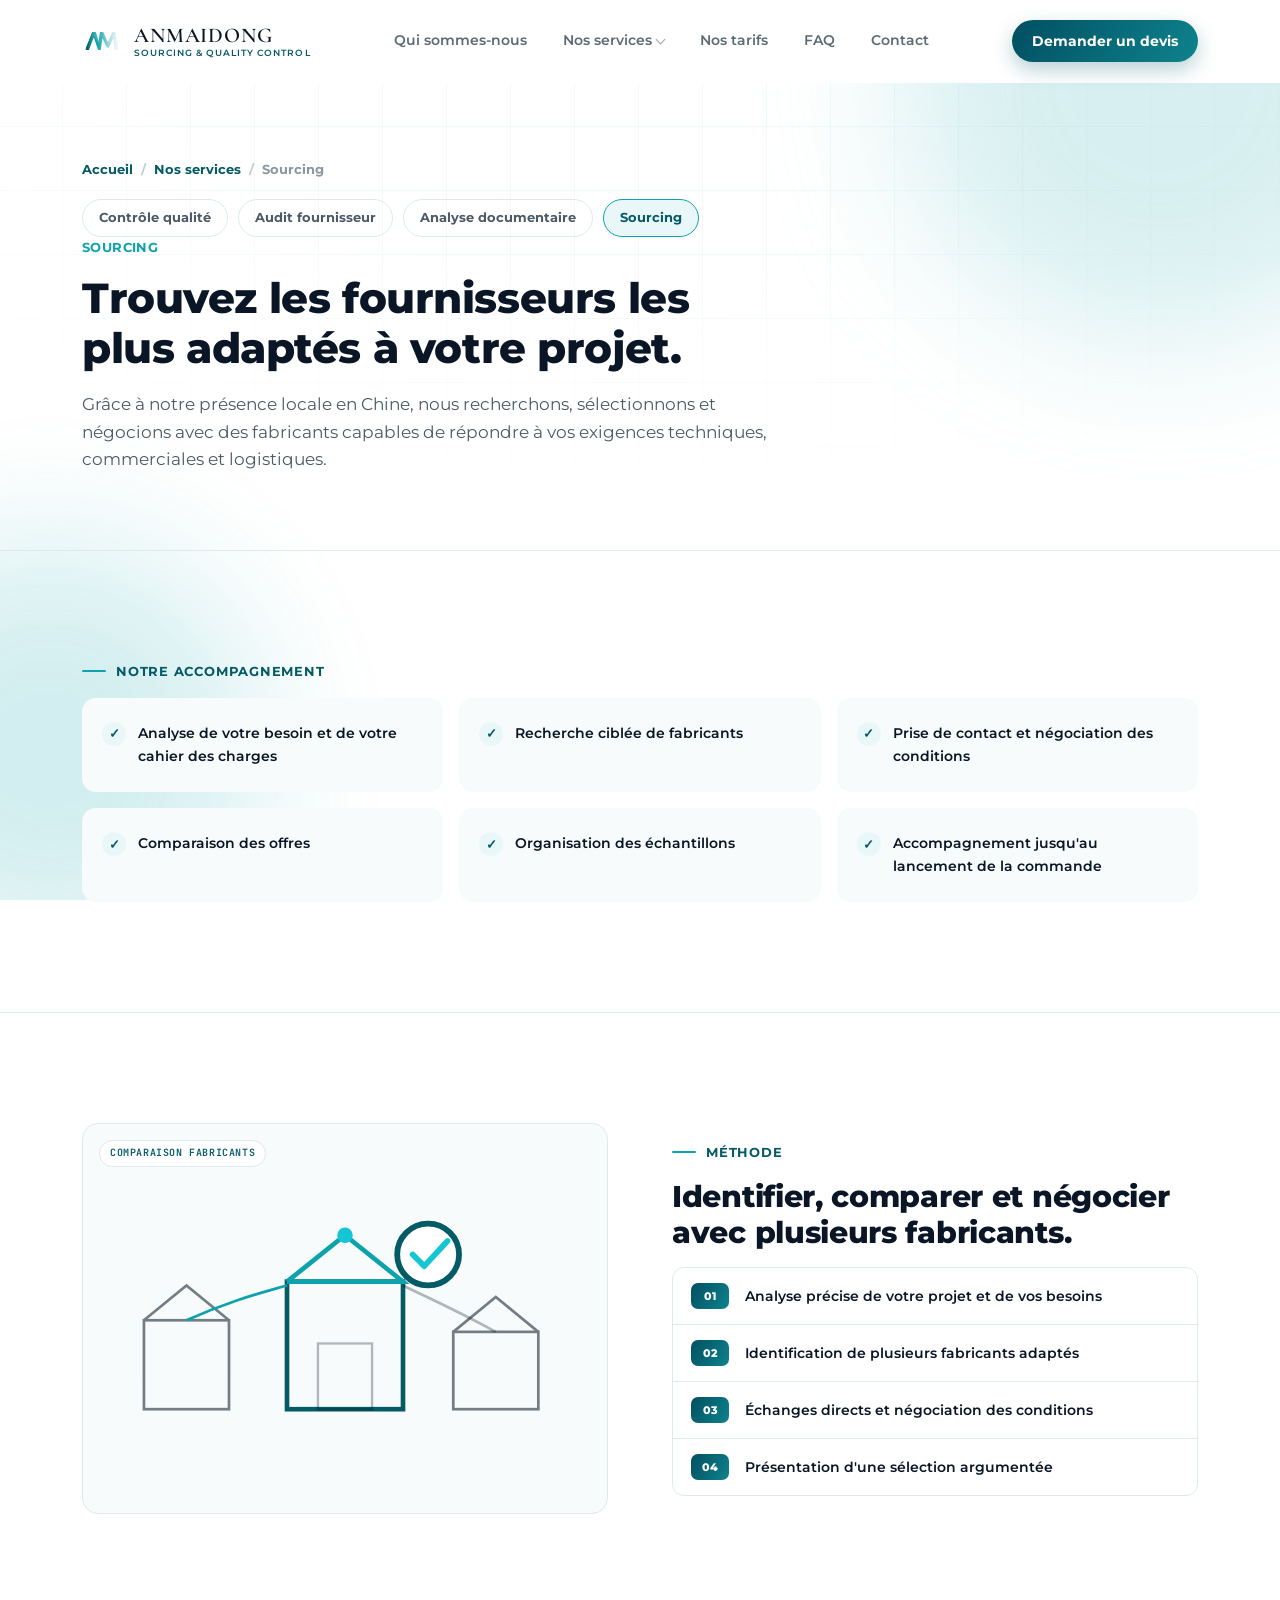
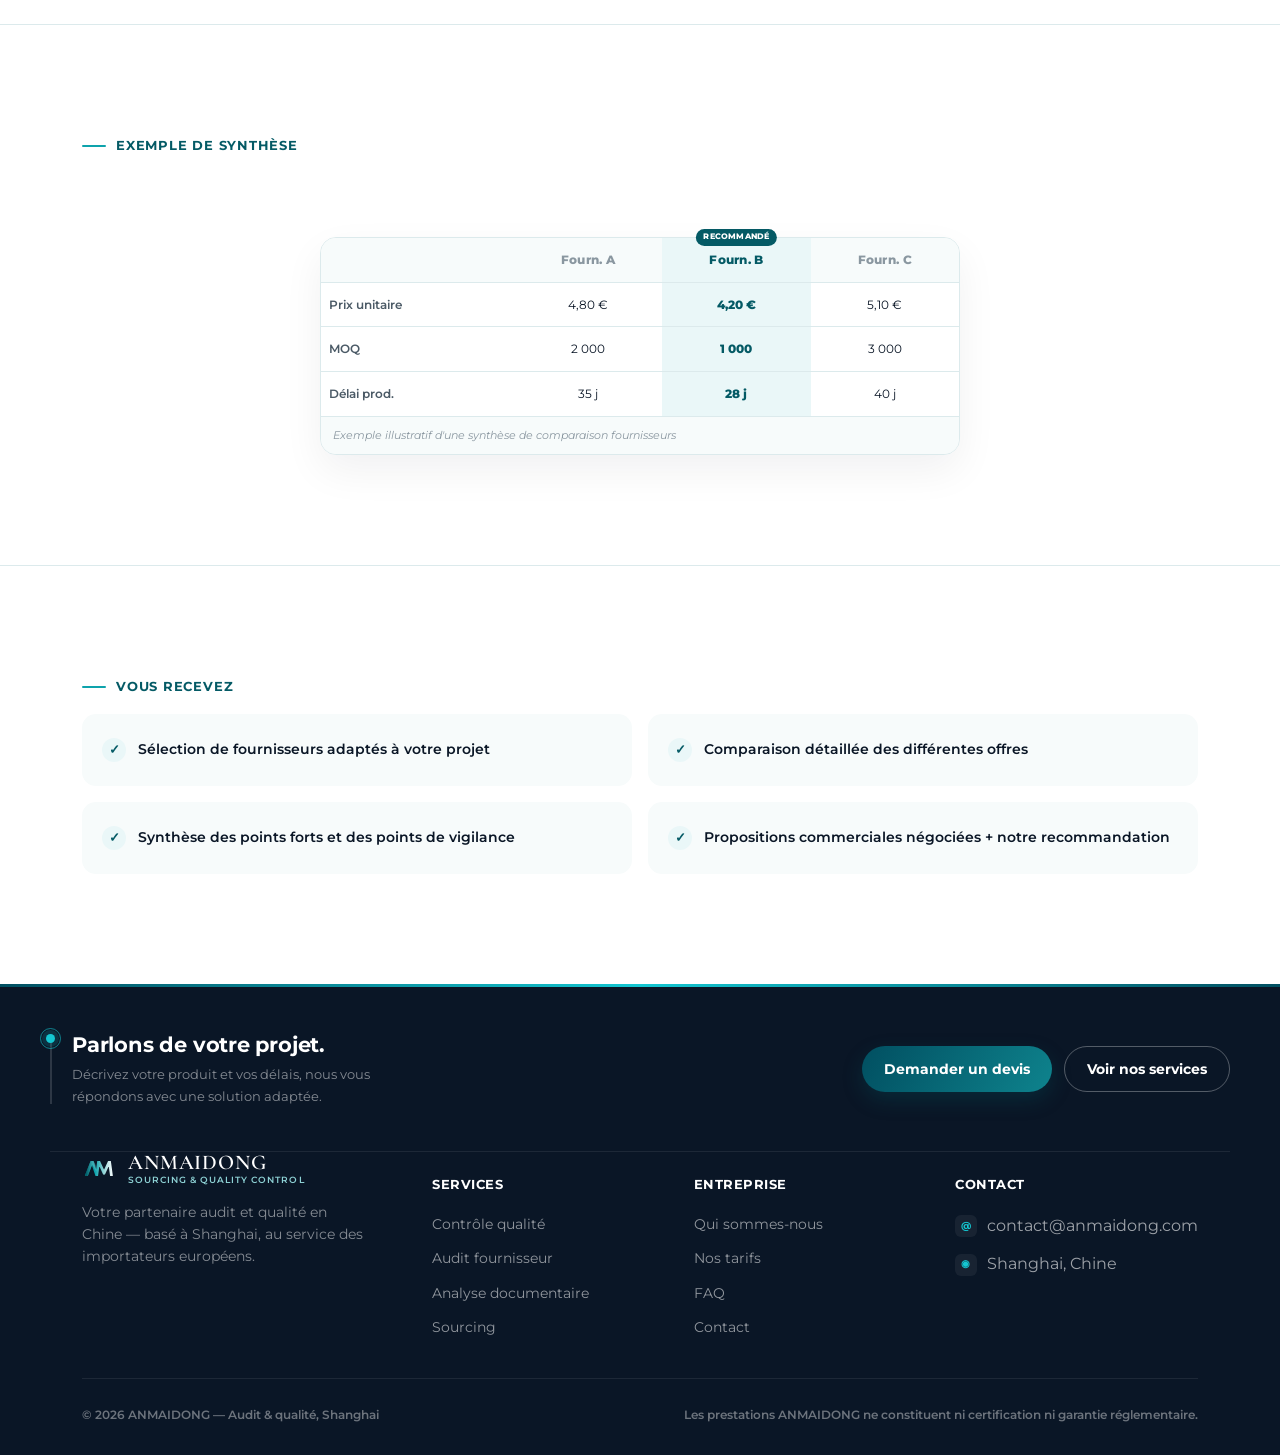
<file: services/sourcing.html>
<!DOCTYPE html>
<html lang="fr">
<head>
<meta charset="UTF-8">
<meta name="viewport" content="width=device-width, initial-scale=1.0">
<title>Sourcing en Chine — ANMAIDONG</title>
<meta name="description" content="Trouvez les fournisseurs les plus adaptés à votre projet. — service sourcing par ANMAIDONG, basé à Shanghai.">
<link rel="icon" type="image/x-icon" href="../favicon/favicon.ico">
<link rel="icon" type="image/png" sizes="16x16" href="../favicon/favicon-16x16.png">
<link rel="icon" type="image/png" sizes="32x32" href="../favicon/favicon-32x32.png">
<link rel="icon" type="image/png" sizes="48x48" href="../favicon/favicon-48x48.png">
<link rel="apple-touch-icon" sizes="180x180" href="../favicon/apple-touch-icon.png">
<link rel="mask-icon" href="../favicon/safari-pinned-tab.svg" color="#0EA3AC">
<link rel="manifest" href="../favicon/site.webmanifest">
<meta name="msapplication-TileColor" content="#0A1626">
<meta name="msapplication-config" content="../favicon/browserconfig.xml">
<meta name="theme-color" content="#0A1626">
<meta property="og:type" content="website">
<meta property="og:locale" content="fr_FR">
<meta property="og:site_name" content="ANMAIDONG">
<meta property="og:title" content="Sourcing en Chine — ANMAIDONG">
<meta property="og:description" content="Trouvez les fournisseurs les plus adaptés à votre projet. — service sourcing par ANMAIDONG, basé à Shanghai.">
<meta property="og:image" content="../assets/images/og-image.png">
<meta name="twitter:card" content="summary_large_image">
<meta name="twitter:title" content="Sourcing en Chine — ANMAIDONG">
<meta name="twitter:description" content="Trouvez les fournisseurs les plus adaptés à votre projet. — service sourcing par ANMAIDONG, basé à Shanghai.">
<meta name="twitter:image" content="../assets/images/og-image.png">
<link rel="preconnect" href="https://fonts.googleapis.com">
<link rel="preconnect" href="https://fonts.gstatic.com" crossorigin>
<link rel="stylesheet" href="../assets/css/style.css">

</head>
<body>
<div class="bg-fx"><div class="bg-grid"></div><div class="orb orb1"></div><div class="orb orb2"></div></div>
<div class="scroll-progress"></div>
<svg width="0" height="0" style="position:absolute">
  <defs>
    <linearGradient id="gradM" x1="0%" y1="50%" x2="100%" y2="50%">
      <stop offset="0%" stop-color="#03737D"/>
      <stop offset="35%" stop-color="#0EA3AC"/>
      <stop offset="68%" stop-color="#8ED2D5"/>
      <stop offset="100%" stop-color="#EAF7F8"/>
    </linearGradient>
    <linearGradient id="gradA" x1="0%" y1="50%" x2="100%" y2="50%">
      <stop offset="0%" stop-color="#02616B"/>
      <stop offset="60%" stop-color="#3FAEB5"/>
      <stop offset="100%" stop-color="#8ED2D5" stop-opacity="0.08"/>
    </linearGradient>
  </defs>
</svg>

<header id="site-header">
  <nav class="wrap">
    <a href="../index.html" class="brand">
      <svg viewBox="0 0 700 320" width="40" height="18">
        <polyline points="92,297 206,6 303,297 342,6 454,252 566,6 606,297" fill="none" stroke="url(#gradM)" stroke-width="58" stroke-linecap="round" stroke-linejoin="round"/>
        <polyline points="92,297 206,6 300,175" fill="none" stroke="url(#gradA)" stroke-width="58" stroke-linecap="round" stroke-linejoin="round" opacity="0.9"/>
      </svg>
      <span class="brand-word"><span class="name">ANMAIDONG</span><span class="tag">SOURCING &amp; QUALITY CONTROL</span></span>
    </a>
    <ul class="nav-links">
      <li><a href="../qui-sommes-nous.html">Qui sommes-nous</a></li>
      <li class="nav-has-mega">
        <a href="../services/index.html">Nos services</a>
        <div class="nav-mega">
          <div class="nav-mega-card">
            <a href="../services/controle-qualite.html" class="nav-mega-item"><span class="nm-icon"><svg viewBox="0 0 64 64" xmlns="http://www.w3.org/2000/svg"><g fill="none" stroke="currentColor" stroke-width="3.4" stroke-linecap="round" stroke-linejoin="round"><circle cx="27" cy="27" r="13"/><line x1="36.2" y1="36.2" x2="46" y2="46"/><path d="M21 27 L25.5 31.5 L34 21" stroke-width="3"/></g></svg></span><div><strong>Contrôle qualité</strong><span>Conformité avant expédition</span></div></a>
            <a href="../services/audit-fournisseur.html" class="nav-mega-item"><span class="nm-icon"><svg viewBox="0 0 64 64" xmlns="http://www.w3.org/2000/svg"><g fill="none" stroke="currentColor" stroke-width="3.4" stroke-linecap="round" stroke-linejoin="round"><rect x="16" y="12" width="28" height="38" rx="3.5"/><rect x="24" y="8" width="12" height="7" rx="2"/><line x1="22" y1="26" x2="38" y2="26"/><line x1="22" y1="33" x2="38" y2="33"/><line x1="22" y1="40" x2="32" y2="40"/><circle cx="46" cy="44" r="8.5" fill="white" stroke="currentColor"/><path d="M42.3 44 L45 46.7 L50 41" stroke-width="3"/></g></svg></span><div><strong>Audit fournisseur</strong><span>Fiabilité industrielle</span></div></a>
            <a href="../services/analyse-documentaire.html" class="nav-mega-item"><span class="nm-icon"><svg viewBox="0 0 64 64" xmlns="http://www.w3.org/2000/svg"><g fill="none" stroke="currentColor" stroke-width="3.4" stroke-linecap="round" stroke-linejoin="round"><rect x="11" y="10" width="24" height="32" rx="2.5" fill="white"/><line x1="16" y1="18" x2="30" y2="18"/><line x1="16" y1="24" x2="30" y2="24"/><line x1="16" y1="30" x2="26" y2="30"/><rect x="24" y="19" width="24" height="32" rx="2.5" fill="white"/><line x1="29" y1="27" x2="43" y2="27"/><line x1="29" y1="33" x2="43" y2="33"/><line x1="29" y1="39" x2="39" y2="39"/></g></svg></span><div><strong>Analyse documentaire</strong><span>Déclaré vs observé</span></div></a>
            <a href="../services/sourcing.html" class="nav-mega-item"><span class="nm-icon"><svg viewBox="0 0 64 64" xmlns="http://www.w3.org/2000/svg"><g fill="none" stroke="currentColor" stroke-width="3.4" stroke-linecap="round" stroke-linejoin="round"><circle cx="32" cy="32" r="20"/><path d="M32 20 L37 32 L32 44 L27 32 Z" fill="currentColor"/><circle cx="32" cy="32" r="2.4" fill="white" stroke="none"/></g></svg></span><div><strong>Sourcing</strong><span>Trouver le bon fabricant</span></div></a>
          </div>
        </div>
      </li>
      <li><a href="../tarifs.html">Nos tarifs</a></li>
      <li><a href="../faq.html">FAQ</a></li>
      <li><a href="../contact.html">Contact</a></li>
    </ul>
    <div class="nav-right">
      <a href="../contact.html" class="btn btn-primary btn-sm">Demander un devis</a>
      <div class="burger" aria-label="Menu"><span></span></div>
    </div>
  </nav>
</header>
<div class="mobile-menu">
    <a href="../index.html">Accueil</a>
    <a href="../qui-sommes-nous.html">Qui sommes-nous</a>
    <a href="../services/index.html">Nos services</a>
    <a href="../tarifs.html">Nos tarifs</a>
    <a href="../faq.html">FAQ</a>
    <a href="../contact.html">Contact</a>
    <a href="../contact.html" class="btn btn-primary btn-block">Demander un devis</a>
</div>

<section class="page-hero compact border-b">
  <div class="wrap">
    <div class="crumb" data-reveal><a href="../index.html">Accueil</a><span class="sep">/</span><a href="index.html">Nos services</a><span class="sep">/</span><span>Sourcing</span></div>
    <div class="service-nav" data-reveal><a href="controle-qualite.html" class="">Contrôle qualité</a>
<a href="audit-fournisseur.html" class="">Audit fournisseur</a>
<a href="analyse-documentaire.html" class="">Analyse documentaire</a>
<a href="sourcing.html" class="active">Sourcing</a></div>
    <span class="tagline" data-reveal>SOURCING</span>
    <h1 data-reveal data-split style="font-size:clamp(28px,3.6vw,42px);max-width:22ch;line-height:1.2;margin-bottom:18px;">Trouvez les fournisseurs les plus adaptés à votre projet.</h1>
    <p data-reveal style="font-size:16.5px;max-width:64ch;">Grâce à notre présence locale en Chine, nous recherchons, sélectionnons et négocions avec des fabricants capables de répondre à vos exigences techniques, commerciales et logistiques.</p>
  </div>
</section>

<section class="border-b">
  <div class="wrap">
    <div class="kicker" data-reveal>NOTRE ACCOMPAGNEMENT</div>
    <div class="why-grid" data-reveal-group style="grid-template-columns:repeat(3,1fr);">
      <div class="why-item" data-reveal style="--i:0"><span class="mark">✓</span>Analyse de votre besoin et de votre cahier des charges</div>
      <div class="why-item" data-reveal style="--i:1"><span class="mark">✓</span>Recherche ciblée de fabricants</div>
      <div class="why-item" data-reveal style="--i:2"><span class="mark">✓</span>Prise de contact et négociation des conditions</div>
      <div class="why-item" data-reveal style="--i:3"><span class="mark">✓</span>Comparaison des offres</div>
      <div class="why-item" data-reveal style="--i:4"><span class="mark">✓</span>Organisation des échantillons</div>
      <div class="why-item" data-reveal style="--i:5"><span class="mark">✓</span>Accompagnement jusqu'au lancement de la commande</div>
    </div>
  </div>
</section>

<section class="border-b">
  <div class="wrap zigzag">
    <div data-reveal="left">
      <div class="illus-panel">
        <span class="illus-tag mono">COMPARAISON FABRICANTS</span>
        <svg viewBox="0 0 240 170" xmlns="http://www.w3.org/2000/svg">
          <g opacity="0.55">
            <rect x="16" y="86" width="44" height="46" fill="none" stroke="#0A1626" stroke-width="1.4"/>
            <polyline points="16,86 38,68 60,86" fill="none" stroke="#0A1626" stroke-width="1.4"/>
          </g>
          <g opacity="0.55">
            <rect x="176" y="92" width="44" height="40" fill="none" stroke="#0A1626" stroke-width="1.4"/>
            <polyline points="176,92 198,74 220,92" fill="none" stroke="#0A1626" stroke-width="1.4"/>
          </g>
          <rect x="90" y="66" width="60" height="66" fill="#F7FBFB" stroke="#045A65" stroke-width="2.4"/>
          <polygon class="illus-draw" points="90,66 120,42 150,66" fill="none" stroke="#0EA3AC" stroke-width="2.4"/>
          <rect x="106" y="98" width="28" height="34" fill="none" stroke="#0A1626" stroke-width="1.2" opacity="0.3"/>
          <circle cx="163" cy="52" r="16" fill="#fff" stroke="#045A65" stroke-width="3"/>
          <path d="M155,52 l6,6 12,-13" fill="none" stroke="#14C6D1" stroke-width="3" stroke-linecap="round" stroke-linejoin="round"/>
          <circle class="illus-node" cx="120" cy="42" r="4" fill="#14C6D1"/>
          <path class="illus-draw" d="M38,86 C60,76 76,72 90,68" fill="none" stroke="#0EA3AC" stroke-width="1.4" stroke-dasharray="3 4"/>
          <path class="illus-draw" d="M198,92 C176,80 162,74 150,68" fill="none" stroke="#0A1626" stroke-width="1.4" stroke-dasharray="3 4" opacity="0.3"/>
        </svg>
      </div>
    </div>
    <div class="zz-text" data-reveal="right">
      <div class="kicker">MÉTHODE</div>
      <h3>Identifier, comparer et négocier avec plusieurs fabricants.</h3>
      <div class="steps-mini" style="margin-top:8px;">
        <div><span class="num">01</span> Analyse précise de votre projet et de vos besoins</div>
        <div><span class="num">02</span> Identification de plusieurs fabricants adaptés</div>
        <div><span class="num">03</span> Échanges directs et négociation des conditions</div>
        <div><span class="num">04</span> Présentation d'une sélection argumentée</div>
      </div>
    </div>
  </div>
</section>

<section class="border-b">
  <div class="wrap">
    <div class="kicker" data-reveal>EXEMPLE DE SYNTHÈSE</div>
    <div class="section-head" data-reveal style="margin-bottom:36px;"><h2 style="font-size:24px;">Une comparaison claire des offres reçues.</h2></div>
    <div class="compare-mock" data-reveal="scale" style="max-width:640px;margin:28px auto 0;">
      <div class="cm-head"><span></span><span>Fourn. A</span><span class="best">Fourn. B</span><span>Fourn. C</span></div>
      <div class="cm-row"><span>Prix unitaire</span><span>4,80 €</span><span class="best">4,20 €</span><span>5,10 €</span></div>
      <div class="cm-row"><span>MOQ</span><span>2 000</span><span class="best">1 000</span><span>3 000</span></div>
      <div class="cm-row"><span>Délai prod.</span><span>35 j</span><span class="best">28 j</span><span>40 j</span></div>
      <div class="cm-foot">Exemple illustratif d'une synthèse de comparaison fournisseurs</div>
    </div>
  </div>
</section>

<section>
  <div class="wrap">
    <div class="kicker" data-reveal>VOUS RECEVEZ</div>
    <div class="why-grid" data-reveal-group style="grid-template-columns:repeat(2,1fr);">
      <div class="why-item" data-reveal style="--i:0"><span class="mark">✓</span>Sélection de fournisseurs adaptés à votre projet</div>
      <div class="why-item" data-reveal style="--i:1"><span class="mark">✓</span>Comparaison détaillée des différentes offres</div>
      <div class="why-item" data-reveal style="--i:2"><span class="mark">✓</span>Synthèse des points forts et des points de vigilance</div>
      <div class="why-item" data-reveal style="--i:3"><span class="mark">✓</span>Propositions commerciales négociées + notre recommandation</div>
    </div>
  </div>
</section>


<footer>
  <div class="wrap footer-cta">
    <div class="footer-cta-inner">
      <div class="footer-cta-text">
        <span class="footer-cta-dot"></span>
        <div data-reveal>
          <h2 data-split>Parlons de votre projet.</h2>
          <p>Décrivez votre produit et vos délais, nous vous répondons avec une solution adaptée.</p>
        </div>
      </div>
      <div class="actions" data-reveal>
        <a href="../contact.html" class="btn btn-primary magnetic">Demander un devis</a>
        <a href="../services/index.html" class="btn btn-ghost" style="border-color:rgba(255,255,255,0.3);color:#fff;">Voir nos services</a>
      </div>
    </div>
  </div>
  <div class="wrap">
    <div class="footer-grid">
      <div class="footer-col">
        <a href="../index.html" class="brand" style="margin-bottom:16px;">
          <svg viewBox="0 0 700 320" width="34" height="15.5">
        <polyline points="92,297 206,6 303,297 342,6 454,252 566,6 606,297" fill="none" stroke="url(#gradM)" stroke-width="58" stroke-linecap="round" stroke-linejoin="round"/>
        <polyline points="92,297 206,6 300,175" fill="none" stroke="url(#gradA)" stroke-width="58" stroke-linecap="round" stroke-linejoin="round" opacity="0.9"/>
      </svg>
          <span class="brand-word"><span class="name">ANMAIDONG</span><span class="tag">SOURCING &amp; QUALITY CONTROL</span></span>
        </a>
        <p style="color:rgba(255,255,255,0.5);font-size:13.5px;max-width:32ch;">Votre partenaire audit et qualité en Chine — basé à Shanghai, au service des importateurs européens.</p>
      </div>
      <div class="footer-col">
        <h5>SERVICES</h5>
        <ul>
          <li><a href="../services/controle-qualite.html">Contrôle qualité</a></li>
          <li><a href="../services/audit-fournisseur.html">Audit fournisseur</a></li>
          <li><a href="../services/analyse-documentaire.html">Analyse documentaire</a></li>
          <li><a href="../services/sourcing.html">Sourcing</a></li>
        </ul>
      </div>
      <div class="footer-col">
        <h5>ENTREPRISE</h5>
        <ul>
          <li><a href="../qui-sommes-nous.html">Qui sommes-nous</a></li>
          <li><a href="../tarifs.html">Nos tarifs</a></li>
          <li><a href="../faq.html">FAQ</a></li>
          <li><a href="../contact.html">Contact</a></li>
        </ul>
      </div>
      <div class="footer-col">
        <h5>CONTACT</h5>
        <ul>
          <li><span class="fc-icon">@</span>contact@anmaidong.com</li>
          <li><span class="fc-icon">◉</span>Shanghai, Chine</li>
        </ul>
      </div>
    </div>
    <div class="footer-bottom">
      <span class="foot-note">© 2026 ANMAIDONG — Audit &amp; qualité, Shanghai</span>
      <span class="foot-note">Les prestations ANMAIDONG ne constituent ni certification ni garantie réglementaire.</span>
    </div>
  </div>
</footer>
<button class="back-to-top" aria-label="Retour en haut">
  <svg viewBox="0 0 24 24" fill="none" stroke="currentColor" stroke-width="2.2" stroke-linecap="round" stroke-linejoin="round"><line x1="12" y1="19" x2="12" y2="5"/><polyline points="5,12 12,5 19,12"/></svg>
</button>
<script src="../assets/js/main.js"></script>
</body>
</html>
</file>
<file: assets/css/style.css>
/* ============================================================
   ANMAIDONG — Design system
   Navy #0A1626 / Teal #0EA3AC / Teal deep #045A65
   ============================================================ */

@import url('https://fonts.googleapis.com/css2?family=Cormorant+Garamond:wght@500;600&family=Montserrat:wght@400;500;600;700;800;900&family=JetBrains+Mono:wght@400;500&display=swap');

:root{
  --navy:#0A1626;
  --navy-2:#0F2036;
  --teal:#0EA3AC;
  --teal-bright:#14C6D1;
  --teal-deep:#045A65;
  --teal-d1:#014F61;
  --teal-d2:#0E838D;
  --teal-light:#8ED2D5;
  --teal-tint:#EAF7F8;
  --teal-tint2:#F4FAFA;
  --red:#AC1B22;
  --paper:#FFFFFF;
  --paper-soft:#F7FBFB;
  --line:#DCEAEC;
  --ink-soft:#4B5A66;
  --muted:#8A97A0;
  --radius:16px;
  --radius-sm:10px;
  --shadow-soft:0 20px 50px rgba(10,22,38,0.07);
  --shadow-card:0 16px 40px rgba(10,22,38,0.06);
  --ease:cubic-bezier(.22,1,.36,1);
}

*{box-sizing:border-box;}
html{scroll-behavior:smooth;overflow-x:hidden;}
body{
  margin:0;background:var(--paper);color:var(--navy);
  font-family:'Montserrat',sans-serif;font-size:16px;line-height:1.65;
  -webkit-font-smoothing:antialiased;overflow-x:hidden;
  opacity:0; animation:pageIn .5s var(--ease) forwards;
}
@keyframes pageIn{to{opacity:1;}}

h1,h2,h3,h4{font-family:'Montserrat',sans-serif;font-weight:800;color:var(--navy);margin:0;letter-spacing:-0.01em;}
p{margin:0 0 1em;color:var(--ink-soft);max-width:60ch;font-weight:400;}
a{color:inherit;text-decoration:none;}
ul{padding:0;margin:0;}
.wrap{max-width:1180px;margin:0 auto;padding:0 32px;position:relative;}
section{padding:110px 0;position:relative;}
.border-b{border-bottom:1px solid var(--line);}
.mono{font-family:'JetBrains Mono',monospace;}

::selection{background:var(--teal);color:#fff;}

/* ---------- Background texture: blueprint grid + drifting orbs ---------- */
.bg-fx{position:fixed;inset:0;z-index:-2;overflow:hidden;pointer-events:none;}
.bg-grid{
  position:absolute;inset:-2px;
  background-image:
    linear-gradient(rgba(14,163,172,0.055) 1px, transparent 1px),
    linear-gradient(90deg, rgba(14,163,172,0.055) 1px, transparent 1px);
  background-size:64px 64px;
  mask-image:radial-gradient(ellipse 90% 70% at 50% 0%, black 40%, transparent 85%);
}
.orb{position:absolute;border-radius:50%;filter:blur(70px);opacity:0.35;}
.orb1{width:520px;height:520px;background:var(--teal-light);top:-180px;right:-140px;animation:drift1 22s ease-in-out infinite;}
.orb2{width:420px;height:420px;background:var(--teal);top:60vh;left:-160px;opacity:0.18;animation:drift2 26s ease-in-out infinite;}
@keyframes drift1{0%,100%{transform:translate(0,0);}50%{transform:translate(-40px,50px);}}
@keyframes drift2{0%,100%{transform:translate(0,0);}50%{transform:translate(50px,-40px);}}

/* ---------- Scroll progress bar ---------- */
.scroll-progress{position:fixed;top:0;left:0;height:3px;background:linear-gradient(90deg,var(--teal-d1),var(--teal-bright));z-index:999;width:0%;transition:width .1s linear;}

/* ---------- Kicker / section head ---------- */
.kicker{font-weight:700;font-size:13px;letter-spacing:0.06em;color:var(--teal-deep);margin-bottom:16px;display:flex;align-items:center;gap:10px;}
.kicker::before{content:"";width:24px;height:2px;background:var(--teal);border-radius:2px;}
.section-head{max-width:660px;margin-bottom:56px;}
.section-head h2{font-size:clamp(28px,3.4vw,42px);margin-bottom:16px;line-height:1.18;}
.section-head.center{margin-left:auto;margin-right:auto;text-align:center;}

/* ---------- Reveal on scroll — focus-in, not slide-up ---------- */
[data-reveal]{opacity:0;filter:blur(9px);transform:scale(0.975);transition:opacity 1s var(--ease), filter 1s var(--ease), transform 1s var(--ease);}
[data-reveal].in{opacity:1;filter:blur(0);transform:scale(1);}
[data-reveal="scale"]{transform:scale(0.93);}
[data-reveal="scale"].in{transform:scale(1);}
[data-reveal="left"]{transform:translateX(-16px) scale(0.98);}
[data-reveal="left"].in{transform:translateX(0) scale(1);}
[data-reveal="right"]{transform:translateX(16px) scale(0.98);}
[data-reveal="right"].in{transform:translateX(0) scale(1);}
[data-reveal-group] [data-reveal]{transition-delay:calc(var(--i, 0) * 90ms);}

/* ---------- Logo ---------- */
.brand{display:flex;align-items:center;gap:12px;}
.brand svg{display:block;}
.brand-word{display:flex;flex-direction:column;line-height:1.05;}
.brand-word .name{font-family:'Cormorant Garamond',serif;font-weight:600;font-size:21px;letter-spacing:0.04em;color:var(--navy);}
.brand-word .tag{font-weight:600;font-size:8.5px;letter-spacing:0.12em;color:var(--teal-deep);margin-top:2px;}
footer .brand-word .name{color:#fff;}
footer .brand-word .tag{color:var(--teal-light);}

/* ---------- Header / nav ---------- */
header{position:fixed;top:0;left:0;right:0;z-index:200;background:#fff;border-bottom:1px solid transparent;transition:border-color .3s, box-shadow .3s;}
header.scrolled{border-bottom-color:var(--line);box-shadow:0 2px 30px rgba(10,22,38,0.06);}
nav.wrap{display:flex;align-items:center;justify-content:space-between;height:82px;}
.nav-links{display:flex;gap:4px;list-style:none;margin:0;padding:0;position:relative;}
.nav-links li{position:relative;}
.nav-links a{font-size:14px;font-weight:600;color:#5B6B75;position:relative;padding:9px 16px;display:block;border-radius:100px;transition:color .25s;z-index:2;}
.nav-links a:hover,.nav-links a.active{color:var(--navy);}
.nav-indicator{position:absolute;top:0;height:100%;background:var(--teal-tint);border-radius:100px;z-index:1;opacity:0;transition:transform .35s var(--ease), width .35s var(--ease), opacity .2s;pointer-events:none;}
.nav-links.indicator-ready .nav-indicator{opacity:1;}
.nav-right{display:flex;align-items:center;gap:18px;}

/* Mega menu — "Nos services" */
.nav-has-mega{display:flex;align-items:center;}
.nav-has-mega>a{display:flex;align-items:center;gap:5px;}
.nav-has-mega>a::after{content:"";width:6px;height:6px;border-right:1.5px solid currentColor;border-bottom:1.5px solid currentColor;transform:rotate(45deg);margin-top:-3px;opacity:.6;transition:transform .25s;}
.nav-has-mega:hover>a::after{transform:rotate(225deg);margin-top:3px;}
.nav-mega{
  position:absolute;top:100%;left:50%;transform:translateX(-50%);width:460px;padding-top:16px;
  opacity:0;visibility:hidden;pointer-events:none;transition:opacity .22s var(--ease), visibility .22s;z-index:50;
}
.nav-has-mega:hover .nav-mega,.nav-has-mega:focus-within .nav-mega{opacity:1;visibility:visible;pointer-events:auto;}
.nav-mega-card{
  background:#fff;border:1px solid var(--line);border-radius:18px;box-shadow:0 30px 60px rgba(10,22,38,.16);
  padding:14px;display:grid;grid-template-columns:1fr 1fr;gap:4px;
  transform:translateY(6px);transition:transform .22s var(--ease);
}
.nav-has-mega:hover .nav-mega-card{transform:translateY(0);}
.nav-mega-item{display:flex;gap:12px;align-items:flex-start;padding:12px;border-radius:12px;transition:background .2s;}
.nav-mega-item:hover{background:var(--paper-soft);}
.nav-mega-item .nm-icon{width:34px;height:34px;border-radius:9px;background:var(--teal-tint);color:var(--teal-deep);display:flex;align-items:center;justify-content:center;flex-shrink:0;font-size:15px;font-weight:700;}
.nm-icon svg,.sc-icon svg,.ic-icon svg{width:58%;height:58%;}
.nav-mega-item strong{display:block;font-size:13.5px;color:var(--navy);margin-bottom:2px;font-weight:700;}
.nav-mega-item span{font-size:11.5px;color:var(--muted);}
.burger{display:none;width:40px;height:40px;border:1.5px solid var(--line);border-radius:10px;align-items:center;justify-content:center;cursor:pointer;background:#fff;}
.burger span{display:block;width:16px;height:1.5px;background:var(--navy);position:relative;}
.burger span::before,.burger span::after{content:"";position:absolute;left:0;width:16px;height:1.5px;background:var(--navy);transition:transform .25s;}
.burger span::before{top:-5px;}.burger span::after{top:5px;}

.mobile-menu{position:fixed;inset:82px 0 0 0;background:#fff;z-index:190;padding:30px 32px;display:none;flex-direction:column;gap:6px;}
.mobile-menu.open{display:flex;}
.mobile-menu a{font-size:19px;font-weight:700;padding:14px 0;border-bottom:1px solid var(--line);color:var(--navy);}
.mobile-menu .btn{margin-top:20px;justify-content:center;}

/* ---------- Buttons ---------- */
.btn{display:inline-flex;align-items:center;gap:8px;font-weight:700;font-size:14.5px;padding:13px 26px;border-radius:100px;cursor:pointer;transition:transform .25s var(--ease), box-shadow .25s var(--ease);border:none;position:relative;overflow:hidden;}
.btn-primary{background:linear-gradient(120deg,var(--teal-d1),var(--teal-d2));color:#fff;box-shadow:0 8px 20px rgba(4,90,101,0.28);}
.btn-primary:hover{transform:translateY(-2px);box-shadow:0 14px 28px rgba(4,90,101,0.36);}
.btn-primary::after{content:"";position:absolute;inset:0;background:linear-gradient(120deg,transparent,rgba(255,255,255,.35),transparent);transform:translateX(-120%);}
.btn-primary:hover::after{transform:translateX(120%);transition:transform .7s ease;}
.btn-ghost{background:transparent;color:var(--navy);border:1.5px solid var(--line);}
.btn-ghost:hover{border-color:var(--teal);color:var(--teal-deep);transform:translateY(-2px);}
.btn-sm{padding:10px 20px;font-size:13.5px;}
.btn-block{width:100%;justify-content:center;}

/* ---------- Hero shared ---------- */
.page-hero{padding-top:180px;padding-bottom:80px;position:relative;overflow:hidden;}
.page-hero.compact{padding-top:160px;padding-bottom:60px;}
.page-hero.hero-bleed{overflow:visible;}
.hero-eyebrow{font-weight:700;font-size:13px;letter-spacing:0.05em;color:var(--teal-deep);margin-bottom:20px;}
.crumb{font-size:12.5px;font-weight:700;color:var(--muted);margin-bottom:18px;display:flex;gap:8px;align-items:center;}
.crumb a{color:var(--teal-deep);}
.crumb .sep{opacity:.5;}

/* ---------- Map watermark ---------- */
.map-watermark{position:absolute;z-index:0;pointer-events:none;}
.map-watermark circle{fill:var(--teal-tint);}
.map-watermark .pin-drop{fill:var(--teal-deep);}

/* ---------- HERO: network / route visuals ---------- */
.hero-grid{display:grid;grid-template-columns:1.05fr 0.95fr;gap:56px;align-items:center;position:relative;z-index:2;}
.hero-stats{display:flex;gap:34px;margin-top:36px;flex-wrap:wrap;}
.hero-stat{border-left:2px solid var(--teal);padding-left:14px;}
.hero-stat .num{font-family:'Montserrat',sans-serif;font-weight:900;font-size:28px;color:var(--navy);display:block;line-height:1;}
.hero-stat .lbl{font-size:12px;color:var(--muted);font-weight:600;}

.console-card{
  background:linear-gradient(165deg,#0D1F2E,#0A1626);border-radius:var(--radius);padding:0;
  box-shadow:0 30px 70px rgba(10,22,38,0.35), 0 0 0 1px rgba(255,255,255,0.05) inset;
  position:relative;z-index:2;overflow:hidden;
}
.console-head{display:flex;align-items:center;justify-content:space-between;padding:18px 22px;border-bottom:1px solid rgba(255,255,255,0.08);}
.console-dots{display:flex;gap:6px;}
.console-dots span{width:9px;height:9px;border-radius:50%;background:rgba(255,255,255,0.15);}
.console-title{font-family:'JetBrains Mono',monospace;font-size:11px;color:rgba(255,255,255,0.55);letter-spacing:0.05em;}
.console-body{padding:22px 24px 20px;min-height:230px;}
.console-line{font-family:'JetBrains Mono',monospace;font-size:13px;color:rgba(255,255,255,0.75);margin-bottom:10px;opacity:0;white-space:nowrap;overflow:hidden;}
.console-line .ok{color:var(--teal-bright);font-weight:600;}
.console-line .prompt{color:var(--teal-light);margin-right:8px;}
.console-cursor{display:inline-block;width:7px;height:14px;background:var(--teal-bright);animation:blink 1s step-end infinite;vertical-align:middle;}
@keyframes blink{50%{opacity:0;}}
.console-map{padding:0 24px 26px;}
.route-path{fill:none;stroke:rgba(255,255,255,0.12);stroke-width:1.4;stroke-dasharray:4 5;}
.route-path-solid{fill:none;stroke:var(--teal-bright);stroke-width:2.2;stroke-dasharray:520;stroke-dashoffset:520;animation:draw 2.8s var(--ease) forwards .3s;filter:drop-shadow(0 0 6px rgba(20,198,209,0.6));}
@keyframes draw{to{stroke-dashoffset:0;}}
.route-dot{fill:var(--teal-bright);}
.route-dot.pulse{animation:pulse 2.2s ease-in-out infinite;}
@keyframes pulse{0%,100%{r:4.5;opacity:1;}50%{r:9;opacity:0.25;}}
.route-label{font-family:'JetBrains Mono',monospace;font-weight:500;font-size:9.5px;fill:rgba(255,255,255,0.45);letter-spacing:0.03em;}
.node-ring{fill:none;stroke:var(--teal);stroke-width:1;opacity:0;animation:ring 3s ease-out infinite;}
@keyframes ring{0%{opacity:0.7;r:3;}100%{opacity:0;r:16;}}

@media (prefers-reduced-motion: reduce){
  .route-path-solid{animation:none;stroke-dashoffset:0;}
  .route-dot.pulse,.node-ring,.orb1,.orb2{animation:none;}
  [data-reveal]{transition:none;opacity:1;transform:none;filter:none;}
}

/* ---------- Trust / marquee strip ---------- */
.trust-bar{position:relative;z-index:2;margin-top:60px;background:var(--paper-soft);border-top:1px solid var(--line);border-bottom:1px solid var(--line);}
.trust-grid{display:grid;grid-template-columns:repeat(4,1fr);}
.trust-item{display:flex;align-items:center;gap:14px;padding:26px 22px;border-left:1px solid var(--line);}
.trust-item:first-child{border-left:none;}
.trust-item .icon{width:38px;height:38px;border-radius:50%;background:var(--teal-tint);display:flex;align-items:center;justify-content:center;flex-shrink:0;color:var(--teal-deep);font-weight:800;}
.trust-item span{font-size:13px;font-weight:700;line-height:1.3;color:var(--navy);}

.marquee{overflow:hidden;background:var(--navy);padding:16px 0;position:relative;}
.marquee-track{display:flex;gap:48px;white-space:nowrap;width:max-content;animation:marquee 28s linear infinite;}
.marquee-track span{color:rgba(255,255,255,0.55);font-family:'JetBrains Mono',monospace;font-size:13px;letter-spacing:0.04em;display:flex;align-items:center;gap:48px;}
.marquee-track span b{color:var(--teal-bright);font-weight:600;}
@keyframes marquee{from{transform:translateX(0);}to{transform:translateX(-50%);}}

/* ---------- Counters ---------- */
.stat-strip{display:grid;grid-template-columns:repeat(4,1fr);gap:1px;background:var(--line);border:1px solid var(--line);border-radius:var(--radius);overflow:hidden;}
.stat-cell{background:#fff;padding:34px 24px;text-align:center;}
.stat-cell .count{font-size:38px;font-weight:900;color:var(--navy);display:block;font-variant-numeric:tabular-nums;}
.stat-cell .count .suffix{color:var(--teal);}
.stat-cell .stat-lbl{font-size:12.5px;color:var(--muted);font-weight:700;margin-top:6px;}

/* ---------- Tilt cards ---------- */
.tilt{transform-style:preserve-3d;will-change:transform;transition:transform .15s ease-out, box-shadow .3s ease;}
.tilt-inner{transform:translateZ(30px);}

/* ---------- About / values ---------- */
.about-grid{display:grid;grid-template-columns:1fr 1fr;gap:70px;}
.about-block{margin-bottom:32px;}
.about-block h3{font-size:13px;font-weight:700;letter-spacing:0.04em;color:var(--teal-deep);margin-bottom:10px;}
.values-list{list-style:none;margin:0;padding:0;border-top:1px solid var(--line);}
.values-list li{display:grid;grid-template-columns:150px 1fr;gap:20px;padding:20px 4px;border-bottom:1px solid var(--line);align-items:baseline;transition:padding-left .3s var(--ease), background .3s;}
.values-list li:hover{padding-left:12px;background:var(--paper-soft);}
.values-list strong{font-size:15.5px;font-weight:700;color:var(--teal-deep);}
.values-list p{margin:0;font-size:14.5px;}

/* ---------- Service cards (overview grid) ---------- */
.service-grid{display:grid;grid-template-columns:repeat(2,1fr);gap:22px;}
.service-card{
  background:#fff;border:1px solid var(--line);border-radius:var(--radius);padding:32px 30px;position:relative;overflow:hidden;
  box-shadow:var(--shadow-card);
}
.service-card::before{
  content:"";position:absolute;top:0;left:0;right:0;height:3px;
  background:linear-gradient(90deg,var(--teal-d1),var(--teal-bright));transform:scaleX(0);transform-origin:left;transition:transform .4s var(--ease);
}
.service-card:hover::before{transform:scaleX(1);}
.service-card:hover{box-shadow:0 26px 50px rgba(10,22,38,0.12);}
.service-card .sc-icon{
  width:52px;height:52px;border-radius:14px;background:var(--teal-tint);color:var(--teal-deep);
  display:flex;align-items:center;justify-content:center;margin-bottom:20px;
}
.service-card h3{font-size:19px;margin-bottom:10px;}
.service-card p{font-size:14px;margin-bottom:18px;}
.service-card .sc-link{font-size:13.5px;font-weight:700;color:var(--teal-deep);display:inline-flex;align-items:center;gap:6px;}
.service-card .sc-link .arrow{transition:transform .25s var(--ease);}
.service-card:hover .sc-link .arrow{transform:translateX(5px);}

/* ---------- Service detail page ---------- */
.service-detail-grid{display:grid;grid-template-columns:1fr 1fr;gap:60px;align-items:start;}
.tagline{color:var(--teal);font-weight:700;font-size:13px;letter-spacing:0.03em;margin-bottom:14px;display:block;}
.check-list{list-style:none;margin:0;padding:0;}
.check-list li{padding:11px 0 11px 30px;border-bottom:1px solid var(--line);font-size:14.5px;position:relative;color:var(--ink-soft);font-weight:500;}
.check-list li::before{content:"✓";position:absolute;left:0;top:9px;width:18px;height:18px;border-radius:50%;background:var(--teal-tint);color:var(--teal-deep);font-size:11px;font-weight:800;display:flex;align-items:center;justify-content:center;}
.steps-mini{display:flex;flex-direction:column;border:1px solid var(--line);border-radius:12px;overflow:hidden;}
.steps-mini div{display:flex;gap:16px;padding:15px 18px;border-bottom:1px solid var(--line);font-size:13.5px;align-items:center;font-weight:600;transition:background .2s;}
.steps-mini div:hover{background:var(--paper-soft);}
.steps-mini div:last-child{border-bottom:none;}
.steps-mini .num{font-weight:800;color:#fff;font-size:11px;min-width:38px;height:26px;border-radius:7px;background:linear-gradient(120deg,var(--teal-d1),var(--teal-d2));display:flex;align-items:center;justify-content:center;}
.deliverable-box{background:var(--paper-soft);border-radius:12px;padding:22px 24px;margin-top:22px;border-left:3px solid var(--teal);}
.deliverable-box h4{font-size:12px;text-transform:uppercase;letter-spacing:0.05em;color:var(--teal-deep);margin:0 0 12px;font-weight:800;}
.service-nav{display:flex;gap:10px;flex-wrap:wrap;margin-top:16px;}
.service-nav a{font-size:12.5px;font-weight:700;padding:8px 16px;border-radius:100px;border:1.5px solid var(--line);color:var(--ink-soft);transition:all .2s;}
.service-nav a.active,.service-nav a:hover{border-color:var(--teal);color:var(--teal-deep);background:var(--teal-tint);}

/* Scan visual for controle-qualite */
.scan-box{position:relative;border:1px solid var(--line);border-radius:var(--radius);overflow:hidden;background:var(--paper-soft);padding:34px;}
.scan-crate{position:relative;width:100%;max-width:280px;margin:0 auto;}
.scan-line{position:absolute;left:0;right:0;height:2px;background:linear-gradient(90deg,transparent,var(--teal-bright),transparent);box-shadow:0 0 12px 2px rgba(20,198,209,.6);animation:scanmove 2.6s ease-in-out infinite;}
@keyframes scanmove{0%{top:4%;}50%{top:92%;}100%{top:4%;}}
.scan-tag{position:absolute;background:#fff;border:1px solid var(--line);border-radius:8px;padding:4px 9px;font-family:'JetBrains Mono',monospace;font-size:10.5px;font-weight:600;color:var(--teal-deep);box-shadow:0 6px 16px rgba(10,22,38,.08);opacity:0;animation:tagpop .3s ease forwards;}

/* ---------- Notre méthode — timeline verticale illustrée ---------- */
.method-wrap{position:relative;padding-left:78px;}
.method-wrap::before{content:"";position:absolute;left:27px;top:8px;bottom:8px;width:2px;background:var(--line);}
.method-fill{position:absolute;left:27px;top:8px;width:2px;background:linear-gradient(180deg,var(--teal-d1),var(--teal-bright));height:0%;transition:height .1s linear;}
.method-row{position:relative;display:flex;gap:24px;align-items:flex-start;padding-bottom:48px;}
.method-row:last-child{padding-bottom:0;}
.method-num{
  position:absolute;left:-78px;top:0;width:56px;height:56px;border-radius:50%;background:#fff;border:2px solid var(--line);
  color:var(--muted);display:flex;align-items:center;justify-content:center;font-weight:800;font-size:14px;transition:all .35s var(--ease);z-index:1;
}
.method-row.active .method-num{border-color:var(--teal);color:var(--teal-deep);background:var(--teal-tint);box-shadow:0 0 0 6px rgba(14,163,172,0.12);}
.method-icon{
  flex-shrink:0;width:68px;height:68px;border-radius:18px;background:linear-gradient(140deg,var(--teal-tint),#fff);
  border:1px solid var(--line);display:flex;align-items:center;justify-content:center;color:var(--teal-deep);
  transition:transform .35s var(--ease),box-shadow .35s var(--ease),border-color .35s;
}
.method-row.active .method-icon{transform:scale(1.06);box-shadow:0 10px 26px rgba(14,163,172,0.18);border-color:var(--teal-light);}
.method-icon svg{width:30px;height:30px;}
.method-body{padding-top:8px;}
.method-body h4{font-size:19px;margin-bottom:8px;}
.method-body p{font-size:14.5px;margin-bottom:14px;max-width:52ch;}
.hmethod-chip{display:inline-block;font-family:'JetBrains Mono',monospace;font-size:10.5px;font-weight:700;letter-spacing:0.03em;color:var(--teal-deep);background:var(--teal-tint);border:1px solid var(--teal-light);border-radius:100px;padding:6px 13px;}

/* ---------- Pricing ---------- */
.pack-grid{display:grid;grid-template-columns:1fr 1fr;gap:26px;margin-bottom:70px;}
.pack-card{background:#fff;border:1px solid var(--line);border-radius:var(--radius);overflow:hidden;box-shadow:var(--shadow-card);}
.pack-head{background:linear-gradient(135deg,var(--teal-d1),var(--teal-d2));padding:26px 28px 22px;color:#fff;position:relative;overflow:hidden;}
.pack-head::after{content:"";position:absolute;inset:0;background-image:radial-gradient(circle at 90% 10%, rgba(255,255,255,0.18), transparent 60%);}
.pack-num{width:34px;height:34px;border-radius:50%;background:rgba(255,255,255,0.18);border:1.5px solid rgba(255,255,255,0.5);display:flex;align-items:center;justify-content:center;font-weight:800;font-size:14px;margin-bottom:14px;position:relative;z-index:1;}
.pack-head h3{color:#fff;font-size:20px;margin-bottom:10px;position:relative;z-index:1;}
.pack-pill{display:inline-block;background:rgba(255,255,255,0.16);border:1px solid rgba(255,255,255,0.4);border-radius:100px;padding:5px 14px;font-size:12px;font-weight:700;position:relative;z-index:1;}
.pack-body{padding:26px 28px 10px;}
.pack-body .use-case{font-size:13.5px;margin-bottom:16px;}
.pack-foot{display:flex;align-items:center;justify-content:space-between;padding:20px 28px;background:var(--paper-soft);border-top:1px solid var(--line);margin-top:14px;}
.pack-foot .price{font-size:26px;font-weight:800;color:var(--navy);}
.pack-foot .price span{font-size:12px;font-weight:600;color:var(--muted);}
.pack-foot .incl{font-size:11.5px;font-weight:700;color:var(--teal-deep);text-align:right;}

.subhead-row{display:flex;align-items:baseline;justify-content:space-between;margin-bottom:26px;flex-wrap:wrap;gap:10px;}
.subhead-row h3{font-size:19px;}
.indiv-grid{display:grid;grid-template-columns:repeat(3,1fr);gap:20px;margin-bottom:32px;}
.indiv-card{background:#fff;border:1px solid var(--line);border-radius:14px;padding:26px 22px;transition:box-shadow .25s var(--ease),transform .25s var(--ease);}
.indiv-card:hover{box-shadow:0 18px 34px rgba(10,22,38,0.08);transform:translateY(-4px);}
.indiv-card .tag{font-size:11px;font-weight:800;letter-spacing:0.04em;color:var(--teal);display:block;margin-bottom:10px;}
.indiv-card h4{font-size:16.5px;margin-bottom:8px;}
.indiv-card p{font-size:13.5px;margin-bottom:14px;}
.indiv-card .price-tag{font-size:15px;font-weight:800;color:var(--navy);}

/* ---------- Why grid ---------- */
.why-grid{display:grid;grid-template-columns:repeat(4,1fr);gap:16px;}
.why-item{background:var(--paper-soft);border-radius:14px;padding:24px 20px;font-size:14px;display:flex;gap:12px;align-items:flex-start;font-weight:600;transition:transform .25s var(--ease), background .25s;}
.why-item:hover{transform:translateY(-4px);background:var(--teal-tint);}
.why-item .mark{width:24px;height:24px;border-radius:50%;background:var(--teal-tint);color:var(--teal-deep);flex-shrink:0;display:flex;align-items:center;justify-content:center;font-weight:800;font-size:13px;}
.why-item:hover .mark{background:#fff;}

/* ---------- FAQ ---------- */
.faq-tabs{display:flex;gap:10px;flex-wrap:wrap;margin-bottom:44px;}
.faq-tab{font-size:13px;font-weight:700;padding:10px 20px;border-radius:100px;border:1.5px solid var(--line);background:#fff;color:var(--ink-soft);cursor:pointer;transition:all .2s;}
.faq-tab:hover{border-color:var(--teal);color:var(--teal-deep);}
.faq-tab.active{background:var(--navy);border-color:var(--navy);color:#fff;}
.faq-list{columns:2;column-gap:22px;}
.faq-item{break-inside:avoid;margin-bottom:20px;background:#fff;border:1px solid var(--line);border-radius:16px;padding:2px 22px;transition:border-color .25s,box-shadow .25s;}
.faq-item:hover{border-color:var(--teal-light);}
.faq-item.open{border-color:var(--teal);box-shadow:0 16px 34px rgba(10,22,38,.07);}
.faq-q{display:flex;justify-content:space-between;align-items:center;gap:16px;padding:20px 0;cursor:pointer;font-size:15px;font-weight:700;line-height:1.4;}
.faq-q .plus{width:26px;height:26px;border-radius:50%;background:var(--teal-tint);color:var(--teal-deep);flex-shrink:0;display:flex;align-items:center;justify-content:center;font-size:15px;font-weight:800;transition:transform .25s var(--ease);}
.faq-item.open .plus{transform:rotate(45deg);background:var(--teal);color:#fff;}
.faq-a{max-height:0;overflow:hidden;transition:max-height .35s var(--ease);}
.faq-item.open .faq-a{max-height:400px;}
.faq-a p{padding-bottom:20px;font-size:13.5px;}
.faq-cat-tag{display:inline-block;font-family:'JetBrains Mono',monospace;font-size:9.5px;font-weight:700;letter-spacing:0.04em;color:var(--teal-deep);background:var(--teal-tint);border-radius:100px;padding:3px 9px;margin-bottom:12px;}

/* ---------- Contact ---------- */
.contact-grid{display:grid;grid-template-columns:0.9fr 1.1fr;gap:70px;}
.contact-badge{display:inline-block;background:var(--teal-tint);color:var(--teal-deep);font-weight:700;font-size:12px;padding:5px 14px;border-radius:100px;margin-bottom:16px;}
.field-row{display:grid;grid-template-columns:1fr 1fr;gap:16px;margin-bottom:16px;}
.field{display:flex;flex-direction:column;gap:6px;}
.field label{font-size:11.5px;font-weight:700;color:var(--muted);letter-spacing:0.03em;}
.field input,.field select,.field textarea{border:1.5px solid var(--line);background:#fff;padding:12px 14px;font-family:'Montserrat',sans-serif;font-size:14.5px;color:var(--navy);border-radius:10px;transition:border-color .2s, box-shadow .2s;}
.field input:focus,.field select:focus,.field textarea:focus{outline:none;border-color:var(--teal);box-shadow:0 0 0 4px rgba(14,163,172,0.12);}
.field-full{grid-column:1/-1;}
.contact-facts{display:flex;flex-direction:column;gap:18px;margin-top:30px;}
.contact-fact{display:flex;gap:14px;align-items:flex-start;}
.contact-fact .icon{width:34px;height:34px;border-radius:9px;background:var(--teal-tint);color:var(--teal-deep);display:flex;align-items:center;justify-content:center;flex-shrink:0;font-weight:800;font-size:14px;}
.contact-fact strong{display:block;font-size:14px;}
.contact-fact span{font-size:13px;color:var(--muted);}

/* ---------- Footer ---------- */
/* ---------- Footer CTA (intégré, compact) ---------- */
.footer-cta{padding:44px 0;border-bottom:1px solid rgba(255,255,255,0.08);}
.footer-cta-inner{display:flex;justify-content:space-between;align-items:center;gap:28px;flex-wrap:wrap;position:relative;padding-left:22px;}
.footer-cta-inner::before{content:"";position:absolute;left:0;top:3px;bottom:3px;width:2px;background:rgba(255,255,255,0.14);}
.footer-cta-dot{position:absolute;left:-4px;top:3px;flex-shrink:0;width:9px;height:9px;border-radius:50%;background:var(--teal-bright);box-shadow:0 0 0 4px rgba(20,198,209,0.16);}
.footer-cta-dot::before{content:"";position:absolute;inset:-6px;border-radius:50%;border:1px solid var(--teal-bright);opacity:0.6;animation:ring 2.4s ease-out infinite;}
.footer-cta h2{color:#fff;font-size:clamp(18px,1.7vw,21px);line-height:1.3;margin-bottom:6px;font-weight:700;}
.footer-cta p{color:rgba(255,255,255,0.5);font-size:13px;margin-bottom:0;max-width:40ch;}
.footer-cta .actions{display:flex;gap:12px;flex-wrap:wrap;flex-shrink:0;}
.footer-cta .actions .btn{padding:11px 22px;font-size:13.5px;}

footer{padding:0 0 30px;background:var(--navy);color:rgba(255,255,255,0.6);border-top:3px solid transparent;border-image:linear-gradient(90deg,var(--teal-d1),var(--teal-bright),var(--teal-d1)) 1;}
.footer-grid{display:grid;grid-template-columns:1.4fr 1fr 1fr 1fr;gap:40px;padding-bottom:40px;border-bottom:1px solid rgba(255,255,255,0.08);}
.footer-col h5{color:#fff;font-size:13px;font-weight:700;letter-spacing:0.04em;margin-bottom:18px;}
.footer-col ul{list-style:none;display:flex;flex-direction:column;gap:12px;}
.footer-col li{display:flex;align-items:center;gap:10px;}
.footer-col a{font-size:13.5px;color:rgba(255,255,255,0.55);transition:color .2s;}
.footer-col a:hover{color:var(--teal-bright);}
.fc-icon{width:22px;height:22px;border-radius:6px;background:rgba(255,255,255,0.06);color:var(--teal-bright);display:flex;align-items:center;justify-content:center;font-size:10px;font-weight:700;flex-shrink:0;}
.footer-bottom{display:flex;justify-content:space-between;align-items:center;flex-wrap:wrap;gap:16px;padding-top:26px;}
.foot-note{font-size:12px;color:rgba(255,255,255,0.4);font-weight:600;}

/* ---------- Back to top ---------- */
.back-to-top{
  position:fixed;right:24px;bottom:24px;width:46px;height:46px;border-radius:50%;border:none;cursor:pointer;
  background:var(--navy);color:#fff;display:flex;align-items:center;justify-content:center;
  box-shadow:0 14px 30px rgba(10,22,38,0.28);opacity:0;visibility:hidden;transform:translateY(12px);
  transition:opacity .3s,transform .3s,visibility .3s,background .2s;z-index:150;
}
.back-to-top.visible{opacity:1;visibility:visible;transform:translateY(0);}
.back-to-top:hover{background:var(--teal-d1);}
.back-to-top svg{width:17px;height:17px;}

/* ---------- Split-text headline reveal ---------- */
.split-word{display:inline-block;vertical-align:top;}
.split-word>span{display:inline-block;opacity:0;filter:blur(7px);transition:opacity .7s var(--ease), filter .7s var(--ease);}
[data-reveal].in .split-word>span{opacity:1;filter:blur(0);}

/* ---------- Magnetic buttons ---------- */
.magnetic{transition:transform .35s cubic-bezier(.34,1.56,.64,1), box-shadow .25s, background .2s;}

/* ---------- Illustration panels ---------- */
.illus-panel{
  position:relative;border:1px solid var(--line);border-radius:var(--radius);background:var(--paper-soft);
  padding:30px;overflow:hidden;
}
.illus-panel svg{display:block;width:100%;height:auto;}
.illus-tag{position:absolute;top:16px;left:16px;font-family:'JetBrains Mono',monospace;font-size:10px;font-weight:600;letter-spacing:0.06em;color:var(--teal-deep);background:#fff;border:1px solid var(--line);border-radius:100px;padding:4px 10px;z-index:2;}
.illus-float{fill:#fff;stroke:var(--line);stroke-width:1;filter:drop-shadow(0 6px 14px rgba(10,22,38,.08));}
.illus-node{animation:illusPulse 2.6s ease-in-out infinite;}
@keyframes illusPulse{0%,100%{opacity:1;}50%{opacity:.45;}}
.illus-draw{stroke-dasharray:400;stroke-dashoffset:400;animation:illusDraw 2.2s var(--ease) forwards .2s;}
.illus-panel .illus-draw{animation-play-state:paused;}
[data-reveal].in .illus-panel .illus-draw{animation-play-state:running;}
@keyframes illusDraw{to{stroke-dashoffset:0;}}

/* ---------- Zigzag illustrated sections ---------- */
.zigzag{display:grid;grid-template-columns:1fr 1fr;gap:64px;align-items:center;}
.zigzag.rev{direction:rtl;}
.zigzag.rev>*{direction:ltr;}
.zigzag .zz-text h3{font-size:clamp(22px,2.6vw,30px);line-height:1.2;margin-bottom:16px;}

/* ---------- Sticky stacking service cards (accueil) ---------- */
.stack-wrap{position:relative;}
.stack-item{padding-bottom:13vh;}
.stack-item:last-child{padding-bottom:0;}
.stack-card{
  position:sticky;top:96px;
  display:grid;grid-template-columns:1.1fr 0.9fr;gap:40px;align-items:center;
  background:#fff;border:1px solid var(--line);border-radius:26px;padding:44px 48px;
  box-shadow:0 34px 70px rgba(10,22,38,0.14);min-height:280px;
}
.stack-card .sc-icon{width:56px;height:56px;font-size:24px;border-radius:16px;background:var(--teal-tint);color:var(--teal-deep);display:flex;align-items:center;justify-content:center;margin-bottom:20px;}
.stack-card h3{font-size:clamp(21px,2.4vw,27px);margin-bottom:12px;}
.stack-card p{font-size:15px;max-width:44ch;}
.stack-card .sc-link{margin-top:8px;font-weight:700;font-size:14px;color:var(--teal-deep);display:inline-flex;align-items:center;gap:6px;}
.stack-card .sc-link .arrow{transition:transform .25s var(--ease);}
.stack-card:hover .sc-link .arrow{transform:translateX(5px);}
.stack-card .stack-visual{position:relative;}
.stack-card .stack-num{position:absolute;top:-18px;right:-6px;font-family:'JetBrains Mono',monospace;font-size:64px;font-weight:700;color:var(--teal-tint);z-index:0;line-height:1;}

/* ---------- Service detail extras: AQL sampling visual ---------- */
.aql-box{border:1px solid var(--line);border-radius:var(--radius);background:var(--paper-soft);padding:26px 28px;margin-top:22px;}
.aql-box h4{font-size:12px;text-transform:uppercase;letter-spacing:0.05em;color:var(--teal-deep);margin:0 0 10px;font-weight:800;}
.aql-box p{font-size:13.5px;margin-bottom:18px;}
.aql-grid{display:grid;grid-template-columns:repeat(10,1fr);gap:5px;max-width:300px;}
.aql-grid span{aspect-ratio:1;border-radius:3px;background:var(--line);display:block;}
.aql-grid span.sample{background:var(--teal);}
.aql-grid span.defect{background:var(--red);}
.aql-legend{display:flex;gap:18px;margin-top:14px;flex-wrap:wrap;}
.aql-legend span{display:flex;align-items:center;gap:7px;font-size:11.5px;font-weight:700;color:var(--ink-soft);}
.aql-legend i{width:11px;height:11px;border-radius:3px;display:inline-block;background:var(--line);}
.aql-legend .l-sample i{background:var(--teal);}
.aql-legend .l-defect i{background:var(--red);}

/* ---------- Service detail extras: horizontal flow steps ---------- */
.flow-steps{display:flex;align-items:flex-start;justify-content:space-between;gap:4px;margin-top:6px;}
.flow-step{flex:1;text-align:center;position:relative;padding-top:2px;}
.flow-step .fs-dot{width:40px;height:40px;border-radius:50%;background:linear-gradient(120deg,var(--teal-d1),var(--teal-d2));color:#fff;display:flex;align-items:center;justify-content:center;font-weight:800;font-size:10.5px;margin:0 auto 10px;position:relative;z-index:1;box-shadow:0 8px 16px rgba(4,90,101,0.22);}
.flow-step .fs-label{font-size:11.5px;font-weight:700;color:var(--navy);line-height:1.3;padding:0 4px;}
.flow-step:not(:last-child)::after{content:"";position:absolute;top:20px;left:calc(50% + 22px);right:calc(-50% + 22px);height:2px;background:var(--line);}

/* ---------- Service detail extras: audit radar chart ---------- */
.radar-box{border:1px solid var(--line);border-radius:var(--radius);background:var(--paper-soft);padding:28px;margin-top:22px;}
.radar-box h4{font-size:12px;text-transform:uppercase;letter-spacing:0.05em;color:var(--teal-deep);margin:0 0 4px;font-weight:800;}
.radar-box .sub{font-size:12px;color:var(--muted);margin-bottom:14px;}
.radar-axis{stroke:var(--line);stroke-width:1;fill:none;}
.radar-shape{fill:rgba(14,163,172,0.16);stroke:var(--teal);stroke-width:2;}
.radar-label{font-family:'JetBrains Mono',monospace;font-size:7.5px;fill:var(--ink-soft);font-weight:700;letter-spacing:0.01em;}
.radar-dot{fill:var(--teal-deep);}

/* ---------- Service detail extras: fournisseurs comparison mock ---------- */
.compare-mock{border:1px solid var(--line);border-radius:var(--radius);background:#fff;margin-top:22px;box-shadow:var(--shadow-card);}
.compare-mock .cm-head{border-radius:calc(var(--radius) - 1px) calc(var(--radius) - 1px) 0 0;}
.compare-mock .cm-foot{border-radius:0 0 calc(var(--radius) - 1px) calc(var(--radius) - 1px);overflow:hidden;}
.compare-mock .cm-head,.compare-mock .cm-row{display:grid;grid-template-columns:1.3fr 1fr 1fr 1fr;}
.compare-mock .cm-head span,.compare-mock .cm-row span{padding:12px 8px;font-size:12px;border-bottom:1px solid var(--line);text-align:center;white-space:nowrap;}
.compare-mock .cm-head span:first-child,.compare-mock .cm-row span:first-child{text-align:left;}
.compare-mock .cm-head{background:var(--paper-soft);font-weight:800;color:var(--muted);font-size:10px;letter-spacing:0.03em;}
.compare-mock .cm-row:last-of-type span{border-bottom:none;}
.compare-mock .cm-row span:first-child{color:var(--ink-soft);font-weight:600;}
.compare-mock .best{background:var(--teal-tint);color:var(--teal-deep);font-weight:800;position:relative;}
.compare-mock .cm-head .best{position:relative;overflow:visible;}
.compare-mock .cm-head .best::before{content:"RECOMMANDÉ";position:absolute;top:-9px;left:50%;transform:translateX(-50%);background:var(--teal-deep);color:#fff;font-size:7.5px;font-weight:800;padding:2.5px 7px;border-radius:100px;white-space:nowrap;letter-spacing:0.03em;}
.compare-mock .cm-foot{padding:10px 12px;font-size:10.5px;color:var(--muted);font-style:italic;background:var(--paper-soft);}

/* ---------- Tarifs: mini process steps (hero) ---------- */
.mini-steps{display:flex;align-items:center;gap:14px;flex-wrap:wrap;margin-top:30px;}
.mini-steps .ms-step{display:flex;align-items:center;gap:9px;font-size:13px;font-weight:700;color:var(--navy);}
.mini-steps .ms-n{width:22px;height:22px;border-radius:50%;background:var(--teal-tint);color:var(--teal-deep);display:flex;align-items:center;justify-content:center;font-size:11px;font-weight:800;flex-shrink:0;}
.mini-steps .ms-arrow{color:var(--muted);font-size:14px;}

/* ---------- Tarifs: decision helper cards ---------- */
.decision-grid{display:grid;grid-template-columns:repeat(3,1fr);gap:20px;}
.decision-card{display:block;background:#fff;border:1px solid var(--line);border-radius:18px;padding:28px 26px;transition:transform .25s var(--ease),box-shadow .25s var(--ease),border-color .25s;}
.decision-card:hover{transform:translateY(-5px);box-shadow:0 20px 40px rgba(10,22,38,0.1);border-color:var(--teal-light);}
.decision-card .dc-icon{display:inline-flex;width:34px;height:34px;border-radius:10px;background:var(--teal-tint);color:var(--teal-deep);align-items:center;justify-content:center;font-weight:800;font-size:14px;margin-bottom:16px;}
.decision-card h4{font-size:16px;margin-bottom:8px;}
.decision-card p{font-size:13.5px;margin-bottom:14px;}
.decision-card .dc-answer{font-size:13px;font-weight:800;color:var(--teal-deep);display:flex;align-items:center;gap:6px;}
.decision-card:hover .dc-answer{text-decoration:underline;}

/* ---------- Tarifs: pack comparison table ---------- */
.pack-compare{border:1px solid var(--line);border-radius:var(--radius);overflow:hidden;background:#fff;box-shadow:var(--shadow-card);margin-bottom:56px;}
.pc-row{display:grid;grid-template-columns:1.6fr 1fr 1fr;}
.pc-row span{padding:14px 18px;font-size:13.5px;border-bottom:1px solid var(--line);display:flex;align-items:center;justify-content:center;text-align:center;}
.pc-row span:first-child{justify-content:flex-start;text-align:left;color:var(--ink-soft);font-weight:600;}
.pc-row:last-child span{border-bottom:none;}
.pc-head{background:var(--paper-soft);}
.pc-head span{flex-direction:column;font-weight:800;color:var(--navy);font-size:13px;padding-top:18px;padding-bottom:18px;}
.pc-head span small{display:block;font-weight:700;color:var(--teal-deep);font-size:13px;margin-top:8px;}
.pc-row span.yes{color:var(--teal-deep);font-weight:800;}
.pc-row span.no{color:var(--muted);}

/* ---------- Tarifs: individual prestation icon badge ---------- */
.indiv-card .ic-icon{width:38px;height:38px;border-radius:10px;background:var(--teal-tint);color:var(--teal-deep);display:flex;align-items:center;justify-content:center;font-size:17px;margin-bottom:14px;}

/* ---------- Tarifs: practical facts row ---------- */
.tarif-facts{display:grid;grid-template-columns:1fr 1fr;gap:28px;background:#fff;border:1px solid var(--line);border-radius:var(--radius);padding:30px 32px;}
.tarif-facts .contact-fact strong{color:var(--navy);}

/* ---------- Hub / network route illustration ---------- */
.hub-map{position:relative;}
.hub-map .hub-line{stroke:var(--teal-light);stroke-width:1.4;stroke-dasharray:3 5;fill:none;}
.hub-map .hub-city{fill:var(--teal-deep);}
.hub-map .hub-center{fill:var(--teal-bright);}
.hub-map text{font-family:'JetBrains Mono',monospace;font-size:8.5px;fill:var(--ink-soft);font-weight:600;letter-spacing:0.02em;}

/* ---------- Responsive ---------- */
@media (max-width: 980px){
  .nav-links{display:none;}
  .burger{display:flex;}
  .page-hero.hero-bleed{overflow:hidden;}
  .hero-grid,.about-grid,.contact-grid,.service-detail-grid{grid-template-columns:1fr;}
  .indiv-grid,.why-grid,.trust-grid,.service-grid,.stat-strip{grid-template-columns:1fr 1fr;}
  .pack-grid{grid-template-columns:1fr;}
  .field-row{grid-template-columns:1fr;}
  .trust-item{border-left:none;border-top:1px solid var(--line);}
  .trust-item:first-child{border-top:none;}
  .footer-grid{grid-template-columns:1fr 1fr;gap:32px;}
  .zigzag,.zigzag.rev{grid-template-columns:1fr;direction:ltr;gap:36px;}
  .stack-item{padding-bottom:24px;}
  .stack-card{position:static;grid-template-columns:1fr;padding:34px 30px;min-height:0;}
  .stack-card .stack-visual{order:-1;max-width:280px;}
  .footer-cta-inner{align-items:flex-start;flex-direction:column;}
  .method-wrap{padding-left:64px;}
  .method-wrap::before,.method-fill{left:19px;}
  .method-num{left:-64px;width:42px;height:42px;font-size:12px;}
  .method-icon{width:52px;height:52px;}
  .method-icon svg{width:24px;height:24px;}
  .decision-grid{grid-template-columns:1fr;}
  .tarif-facts{grid-template-columns:1fr;}
  .faq-list{columns:1;}
  .pc-row{grid-template-columns:1.3fr 1fr 1fr;}
  .pc-row span{padding:12px 10px;font-size:12.5px;}
}
@media (max-width: 600px){
  section{padding:76px 0;}
  .indiv-grid,.why-grid,.trust-grid,.service-grid,.stat-strip{grid-template-columns:1fr;}
  .footer-grid{grid-template-columns:1fr;}
  .wrap{padding:0 22px;}
  .flow-steps{flex-direction:column;align-items:stretch;gap:18px;}
  .flow-step{display:flex;align-items:center;gap:14px;text-align:left;}
  .flow-step .fs-dot{margin:0;flex-shrink:0;}
  .flow-step:not(:last-child)::after{display:none;}
  .compare-mock{overflow-x:auto;}
  .compare-mock .cm-head,.compare-mock .cm-row{min-width:380px;}
  .method-wrap{padding-left:0;}
  .method-wrap::before,.method-fill{display:none;}
  .method-num{display:none;}
  .method-row{flex-direction:column;gap:14px;}
  .footer-cta{padding:34px 0;}
  .footer-cta .actions{width:100%;}
  .footer-cta .actions .btn{flex:1;justify-content:center;}
}
@media (prefers-reduced-motion: reduce){
  .split-word>span{transition:none;opacity:1;filter:none;}
  .illus-draw{animation:none;stroke-dashoffset:0;}
  .illus-node{animation:none;}
  .method-fill{transition:none;}
}
</file>
